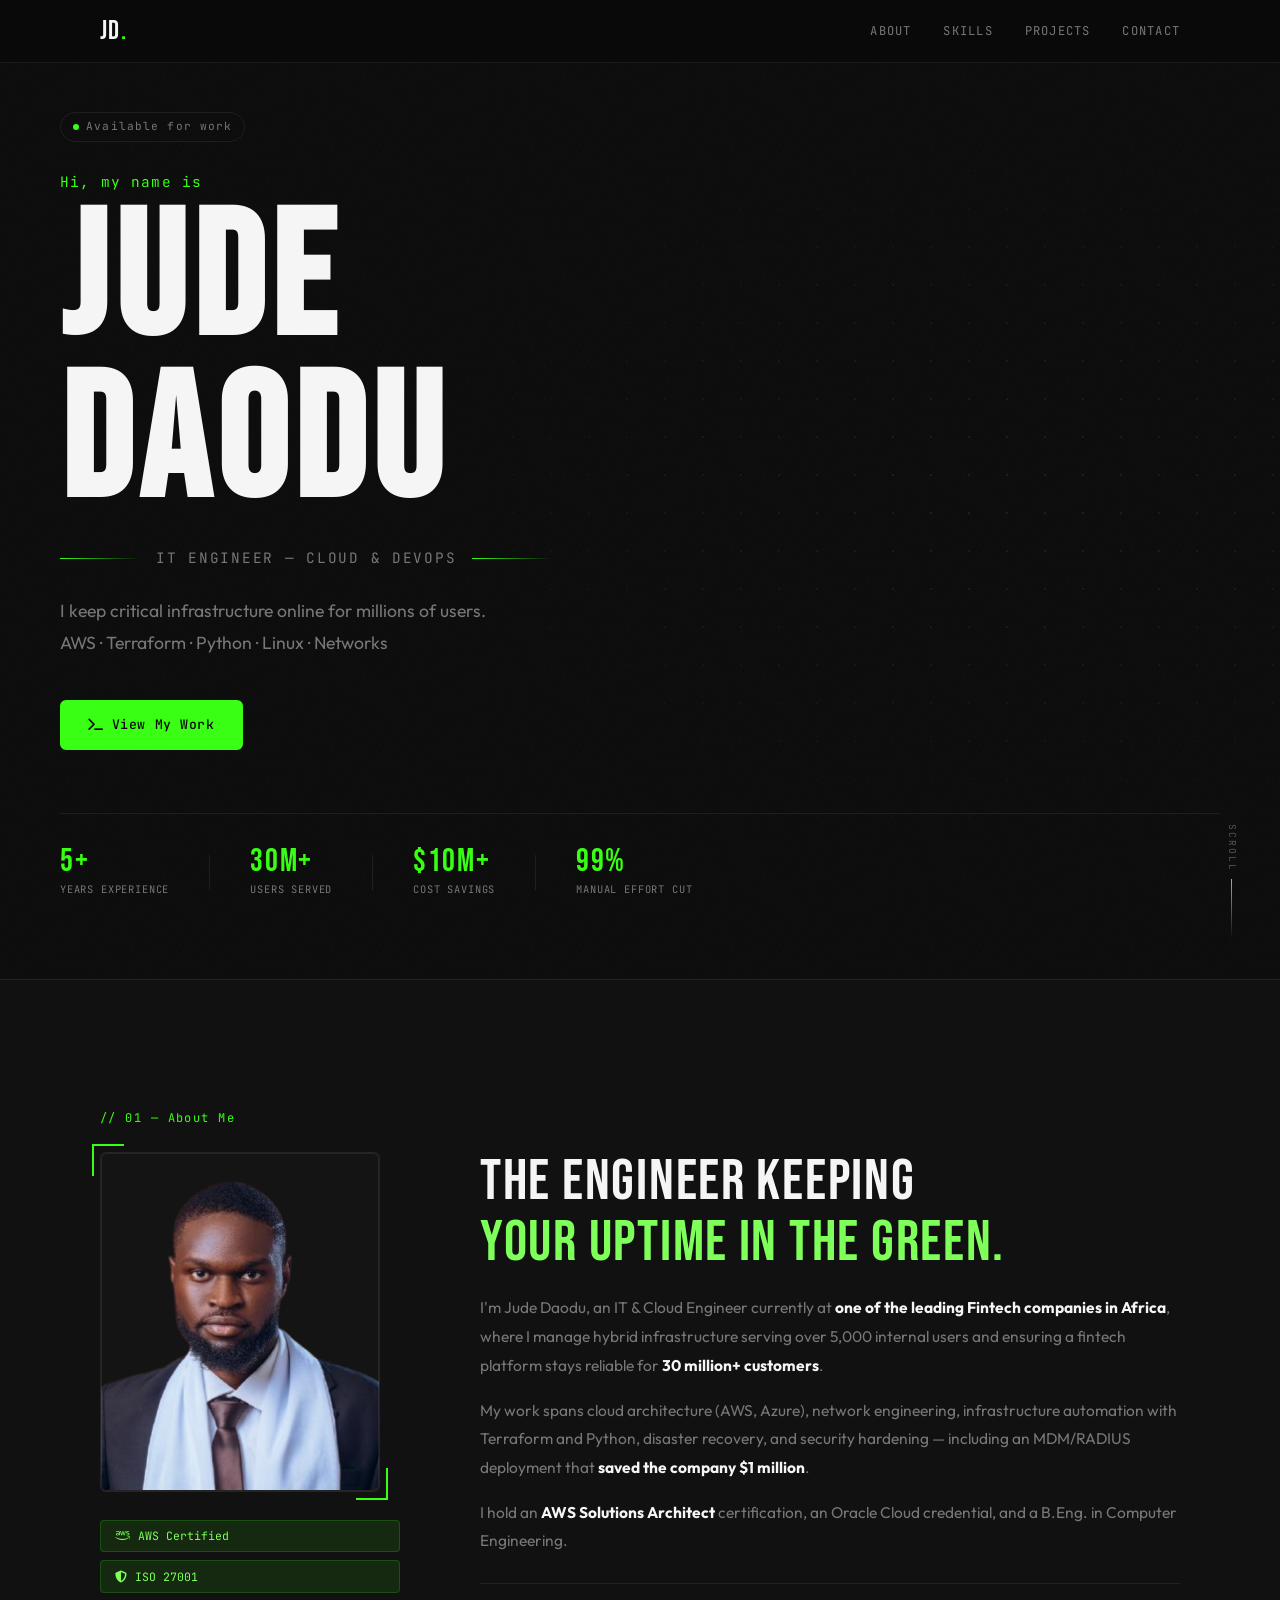
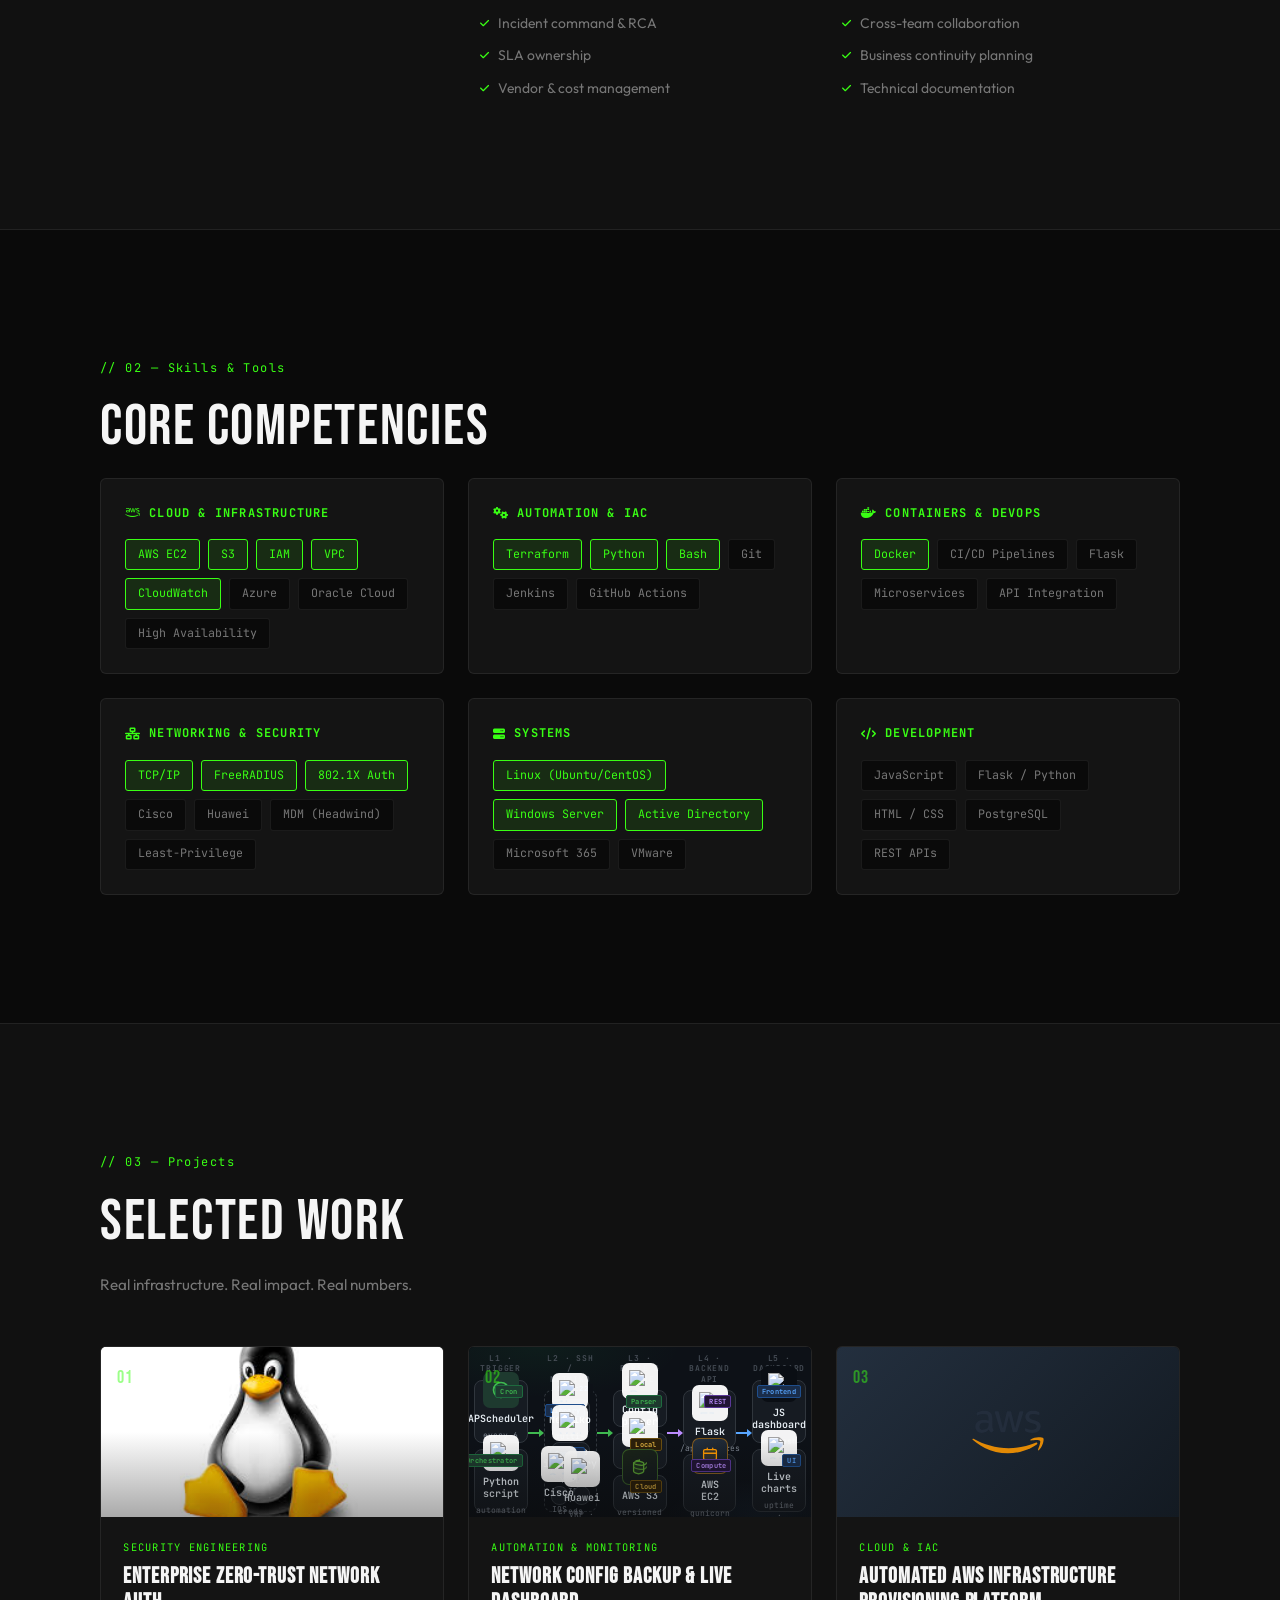
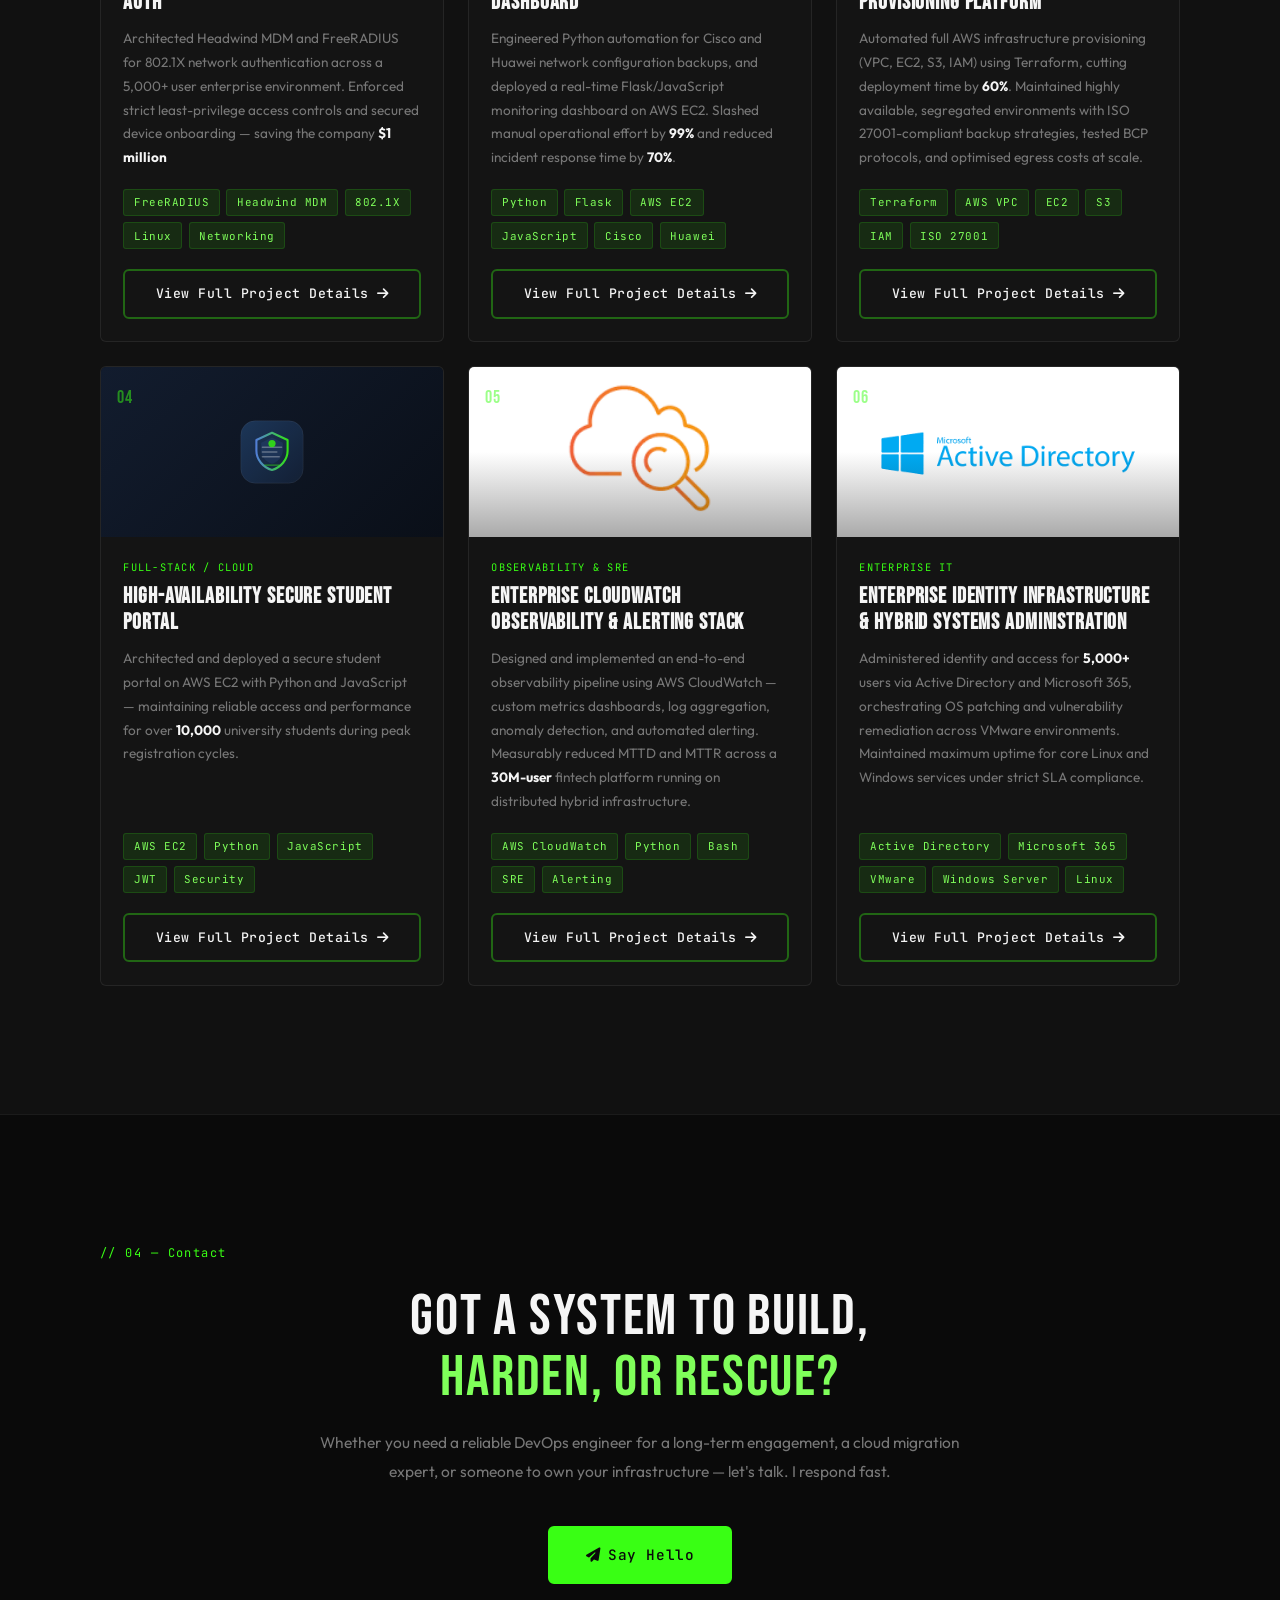
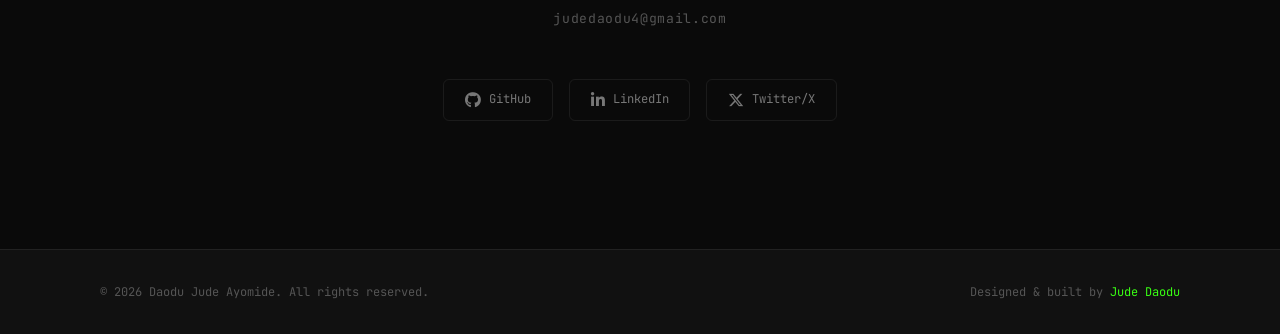
<file: index.html>
<!DOCTYPE html>
<html lang="en">
<head>
  <meta charset="UTF-8" />
  <meta name="viewport" content="width=device-width, initial-scale=1.0" />
  <meta name="description" content="Jude Daodu — IT Engineer, Cloud & DevOps. Building secure, automated infrastructure at scale." />
  <title>Jude Daodu | Cloud & DevOps Engineer</title>

  <link rel="preconnect" href="https://fonts.googleapis.com" />
  <link rel="preconnect" href="https://fonts.gstatic.com" crossorigin />
  <link href="https://fonts.googleapis.com/css2?family=Bebas+Neue&family=Outfit:wght@300;400;500;600&family=JetBrains+Mono:wght@300;400;500&display=swap" rel="stylesheet" />
  <link rel="stylesheet" href="https://cdnjs.cloudflare.com/ajax/libs/font-awesome/6.5.0/css/all.min.css" />
  <link rel="stylesheet" href="css/main.css" />
</head>
<body>

  <!-- ░░ NAVBAR ░░ -->
  <header class="navbar" id="navbar">
    <div class="nav-inner">
      <a href="#hero" class="logo">JD<span class="logo-accent">.</span></a>
      <nav class="nav-links" id="navLinks">
        <a href="#about" class="nav-link">About</a>
        <a href="#skills" class="nav-link">Skills</a>
        <a href="#projects" class="nav-link">Projects</a>
        <a href="#contact" class="nav-link">Contact</a>
      </nav>
      <button class="hamburger" id="hamburger" aria-label="Toggle menu" aria-expanded="false">
        <span></span><span></span><span></span>
      </button>
    </div>
  </header>

  <!-- ░░ HERO ░░ -->
  <section class="hero" id="hero">
    <div class="hero-noise"></div>
    <div class="hero-grid-overlay"></div>

    <div class="hero-inner">
      <div class="hero-meta">
        <span class="hero-tag"><span class="blink-dot"></span> Available for work</span>
        
      </div>

      <p class="hero-greeting">Hi, my name is</p>
      <h1 class="hero-name">JUDE<br/>DAODU</h1>

      <div class="hero-role-row">
        <span class="hero-rule"></span>
        <p class="hero-role">IT Engineer — Cloud &amp; DevOps</p>
        <span class="hero-rule"></span>
      </div>

      <p class="hero-subtitle">I keep critical infrastructure online for millions of users.<br/>
      AWS · Terraform · Python · Linux · Networks</p>

      <div class="hero-actions">
        <a href="#projects" class="btn btn-primary">
          <i class="fa-solid fa-terminal"></i> View My Work
        </a>
    
        </a>
      </div>

      <div class="hero-stats">
        <div class="stat">
          <span class="stat-num">5+</span>
          <span class="stat-label">Years Experience</span>
        </div>
        <div class="stat-div"></div>
        <div class="stat">
          <span class="stat-num">30M+</span>
          <span class="stat-label">Users Served</span>
        </div>
        <div class="stat-div"></div>
        <div class="stat">
          <span class="stat-num">$10M+</span>
          <span class="stat-label">Cost Savings</span>
        </div>
        <div class="stat-div"></div>
        <div class="stat">
          <span class="stat-num">99%</span>
          <span class="stat-label">Manual Effort Cut</span>
        </div>
      </div>
    </div>

    <div class="hero-scroll">
      <span>scroll</span>
      <div class="scroll-line"></div>
    </div>
  </section>

  <!-- ░░ ABOUT ░░ -->
  <section class="about section" id="about">
    <div class="container">
      <div class="section-eyebrow fade-in">// 01 &mdash; About Me</div>
      <div class="about-grid">
        <div class="about-photo-col fade-in">
          <div class="photo-wrapper">
            <div class="photo-placeholder">
              <div class="photo-placeholder my-profile-pic">
                </div>
            </div>
            <div class="photo-border-tl"></div>
            <div class="photo-border-br"></div> 
          </div>
          <div class="about-badges">
            <span class="badge"><i class="fa-brands fa-aws"></i> AWS Certified</span>
            <span class="badge"><i class="fa-solid fa-shield-halved"></i> ISO 27001</span>
    
          </div>
        </div>

        <div class="about-text-col fade-in">
          <h2 class="section-title">The engineer keeping<br/><em>your uptime in the green.</em></h2>
          <p>I'm Jude Daodu, an IT &amp; Cloud Engineer currently at <strong>one of the leading Fintech companies in Africa</strong>, where I manage hybrid infrastructure serving over 5,000 internal users and ensuring a fintech platform stays reliable for <strong>30 million+ customers</strong>.</p>
          <p>My work spans cloud architecture (AWS, Azure), network engineering, infrastructure automation with Terraform and Python, disaster recovery, and security hardening — including an MDM/RADIUS deployment that <strong>saved the company $1 million</strong>.</p>
          <p>I hold an <strong>AWS Solutions Architect </strong> certification, an Oracle Cloud credential, and a B.Eng. in Computer Engineering.</p>

          <div class="soft-skills-grid">
            <div class="soft-skill"><i class="fa-solid fa-check"></i> Incident command &amp; RCA</div>
            <div class="soft-skill"><i class="fa-solid fa-check"></i> Cross-team collaboration</div>
            <div class="soft-skill"><i class="fa-solid fa-check"></i> SLA ownership</div>
            <div class="soft-skill"><i class="fa-solid fa-check"></i> Business continuity planning</div>
            <div class="soft-skill"><i class="fa-solid fa-check"></i> Vendor &amp; cost management</div>
            <div class="soft-skill"><i class="fa-solid fa-check"></i> Technical documentation</div>
          </div>
        </div>
      </div>
    </div>
  </section>

  <!-- ░░ SKILLS ░░ -->
  <section class="skills-section section" id="skills">
    <div class="container">
      <div class="section-eyebrow fade-in">// 02 &mdash; Skills &amp; Tools</div>
      <h2 class="section-title fade-in">Core Competencies</h2>

      <div class="skills-outer fade-in">

        <div class="skill-block">
          <h4 class="skill-block-title"><i class="fa-brands fa-aws"></i> Cloud &amp; Infrastructure</h4>
          <div class="skill-pills">
            <span class="pill active">AWS EC2</span>
            <span class="pill active">S3</span>
            <span class="pill active">IAM</span>
            <span class="pill active">VPC</span>
            <span class="pill active">CloudWatch</span>
            <span class="pill">Azure</span>
            <span class="pill">Oracle Cloud</span>
            <span class="pill">High Availability</span>
          </div>
        </div>

        <div class="skill-block">
          <h4 class="skill-block-title"><i class="fa-solid fa-gears"></i> Automation &amp; IaC</h4>
          <div class="skill-pills">
            <span class="pill active">Terraform</span>
            <span class="pill active">Python</span>
            <span class="pill active">Bash</span>
            <span class="pill">Git</span>
            <span class="pill">Jenkins</span>
            <span class="pill">GitHub Actions</span>
          </div>
        </div>

        <div class="skill-block">
          <h4 class="skill-block-title"><i class="fa-brands fa-docker"></i> Containers &amp; DevOps</h4>
          <div class="skill-pills">
            <span class="pill active">Docker</span>
            <span class="pill">CI/CD Pipelines</span>
            <span class="pill">Flask</span>
            <span class="pill">Microservices</span>
            <span class="pill">API Integration</span>
          </div>
        </div>

        <div class="skill-block">
          <h4 class="skill-block-title"><i class="fa-solid fa-network-wired"></i> Networking &amp; Security</h4>
          <div class="skill-pills">
            <span class="pill active">TCP/IP</span>
            <span class="pill active">FreeRADIUS</span>
            <span class="pill active">802.1X Auth</span>
            <span class="pill">Cisco</span>
            <span class="pill">Huawei</span>
            <span class="pill">MDM (Headwind)</span>
            <span class="pill">Least-Privilege</span>
          </div>
        </div>

        <div class="skill-block">
          <h4 class="skill-block-title"><i class="fa-solid fa-server"></i> Systems</h4>
          <div class="skill-pills">
            <span class="pill active">Linux (Ubuntu/CentOS)</span>
            <span class="pill active">Windows Server</span>
            <span class="pill active">Active Directory</span>
            <span class="pill">Microsoft 365</span>
            <span class="pill">VMware</span>
          </div>
        </div>

        <div class="skill-block">
          <h4 class="skill-block-title"><i class="fa-solid fa-code"></i> Development</h4>
          <div class="skill-pills">
            <span class="pill">JavaScript</span>
            <span class="pill">Flask / Python</span>
            <span class="pill">HTML / CSS</span>
            <span class="pill">PostgreSQL</span>
            <span class="pill">REST APIs</span>
          </div>
        </div>

      </div>
    </div>
  </section>

  <!-- ░░ PROJECTS ░░ -->
  <section class="projects-section section" id="projects">
    <div class="container">
      <div class="section-eyebrow fade-in">// 03 &mdash; Projects</div>
      <h2 class="section-title fade-in">Selected Work</h2>
      <p class="section-sub fade-in">Real infrastructure. Real impact. Real numbers.</p>

      <div class="projects-grid">

        <!-- Project 1 -->
        <article class="project-card fade-in">
          <div class="card-img card-img--brand card-img--photo">
            <img
              class="card-brand-logo"
              src="assets/images/linux-tux.png"
              alt="Linux Tux mascot"
              loading="lazy"
            />
            <div class="card-number">01</div>
          </div>
          <div class="card-body">
            <p class="card-category">Security Engineering</p>
            <h3 class="card-title">Enterprise Zero-Trust Network Auth</h3>
            <p class="card-desc">Architected Headwind MDM and FreeRADIUS for 802.1X network authentication across a 5,000+ user enterprise environment. Enforced strict least-privilege access controls and secured device onboarding — saving the company <strong>$1 million</strong> </p>
            <div class="card-tags">
              <span class="tag">FreeRADIUS</span>
              <span class="tag">Headwind MDM</span>
              <span class="tag">802.1X</span>
              <span class="tag">Linux</span>
              <span class="tag">Networking</span>
            </div>
            <a href="projects/zero-trust-nac.html" class="btn btn-ghost card-cta">View Full Project Details <i class="fa-solid fa-arrow-right" aria-hidden="true"></i></a>
          </div>
        </article>

        <!-- Project 2 -->
        <article class="project-card fade-in">
          <div class="card-img card-img--diagram">
            <iframe
              src="assets/diagrams/network-architecture-embed.html?thumb=1"
              title="Network architecture diagram preview"
              loading="lazy"
              tabindex="-1"
            ></iframe>
            <div class="card-number">02</div>
          </div>
          <div class="card-body">
            <p class="card-category">Automation &amp; Monitoring</p>
            <h3 class="card-title">Network Config Backup &amp; Live Dashboard</h3>
            <p class="card-desc">Engineered Python automation for Cisco and Huawei network configuration backups, and deployed a real-time Flask/JavaScript monitoring dashboard on AWS EC2. Slashed manual operational effort by <strong>99%</strong> and reduced incident response time by <strong>70%</strong>.</p>
            <div class="card-tags">
              <span class="tag">Python</span>
              <span class="tag">Flask</span>
              <span class="tag">AWS EC2</span>
              <span class="tag">JavaScript</span>
              <span class="tag">Cisco</span>
              <span class="tag">Huawei</span>
            </div>
            <a href="projects/network-automation.html" class="btn btn-ghost card-cta">View Full Project Details <i class="fa-solid fa-arrow-right" aria-hidden="true"></i></a>
          </div>
        </article>

        <!-- Project 3 -->
        <article class="project-card fade-in">
          <div class="card-img card-img--brand card-img--aws">
            <img
              class="card-brand-logo card-brand-logo--aws"
              src="assets/images/aws-wordmark.svg"
              alt="Amazon Web Services logo"
              loading="lazy"
            />
            <div class="card-number">03</div>
          </div>
          <div class="card-body">
            <p class="card-category">Cloud &amp; IaC</p>
            <h3 class="card-title">Automated AWS Infrastructure Provisioning Platform</h3>
            <p class="card-desc">Automated full AWS infrastructure provisioning (VPC, EC2, S3, IAM) using Terraform, cutting deployment time by <strong>60%</strong>. Maintained highly available, segregated environments with ISO 27001-compliant backup strategies, tested BCP protocols, and optimised egress costs at scale.</p>
            <div class="card-tags">
              <span class="tag">Terraform</span>
              <span class="tag">AWS VPC</span>
              <span class="tag">EC2</span>
              <span class="tag">S3</span>
              <span class="tag">IAM</span>
              <span class="tag">ISO 27001</span>
            </div>
            <a href="projects/aws-terraform.html" class="btn btn-ghost card-cta">View Full Project Details <i class="fa-solid fa-arrow-right" aria-hidden="true"></i></a>
          </div>
        </article>

        <!-- Project 4 -->
        <article class="project-card fade-in">
          <div class="card-img card-img--brand card-img--portal">
            <img
              class="card-brand-logo card-brand-logo--portal"
              src="assets/images/student-portal-logo.svg"
              alt="Student portal logo"
              loading="lazy"
            />
            <div class="card-number">04</div>
          </div>
          <div class="card-body">
            <p class="card-category">Full-Stack / Cloud</p>
            <h3 class="card-title">High-Availability Secure Student Portal</h3>
            <p class="card-desc">Architected and deployed a secure student portal on AWS EC2 with Python and JavaScript — maintaining reliable access and performance for over <strong>10,000</strong> university students during peak registration cycles.</p>
            <div class="card-tags">
              <span class="tag">AWS EC2</span>
              <span class="tag">Python</span>
              <span class="tag">JavaScript</span>
              <span class="tag">JWT</span>
              <span class="tag">Security</span>
            </div>
            <a href="projects/student-portal.html" class="btn btn-ghost card-cta">View Full Project Details <i class="fa-solid fa-arrow-right" aria-hidden="true"></i></a>
          </div>
        </article>

        <!-- Project 5 -->
        <article class="project-card fade-in">
          <div class="card-img card-img--brand card-img--photo card-img--cloudwatch">
            <img
              class="card-brand-logo card-brand-logo--cloudwatch"
              src="assets/images/cloudwatch-logo.png"
              alt="Amazon CloudWatch logo"
              loading="lazy"
            />
            <div class="card-number">05</div>
          </div>
          <div class="card-body">
            <p class="card-category">Observability &amp; SRE</p>
            <h3 class="card-title">Enterprise CloudWatch Observability &amp; Alerting Stack</h3>
            <p class="card-desc">Designed and implemented an end-to-end observability pipeline using AWS CloudWatch — custom metrics dashboards, log aggregation, anomaly detection, and automated alerting. Measurably reduced MTTD and MTTR across a <strong>30M-user</strong> fintech platform running on distributed hybrid infrastructure.</p>
            <div class="card-tags">
              <span class="tag">AWS CloudWatch</span>
              <span class="tag">Python</span>
              <span class="tag">Bash</span>
              <span class="tag">SRE</span>
              <span class="tag">Alerting</span>
            </div>
            <a href="projects/cloudwatch-observability.html" class="btn btn-ghost card-cta">View Full Project Details <i class="fa-solid fa-arrow-right" aria-hidden="true"></i></a>
          </div>
        </article>

        <!-- Project 6 -->
        <article class="project-card fade-in">
          <div class="card-img card-img--brand card-img--photo card-img--microsoft">
            <img
              class="card-brand-logo card-brand-logo--microsoft"
              src="assets/images/active-directory-logo.png"
              alt="Microsoft Active Directory logo"
              loading="lazy"
            />
            <div class="card-number">06</div>
          </div>
          <div class="card-body">
            <p class="card-category">Enterprise IT</p>
            <h3 class="card-title">Enterprise Identity Infrastructure &amp; Hybrid Systems Administration</h3>
            <p class="card-desc">Administered identity and access for <strong>5,000+</strong> users via Active Directory and Microsoft 365, orchestrating OS patching and vulnerability remediation across VMware environments. Maintained maximum uptime for core Linux and Windows services under strict SLA compliance.</p>
            <div class="card-tags">
              <span class="tag">Active Directory</span>
              <span class="tag">Microsoft 365</span>
              <span class="tag">VMware</span>
              <span class="tag">Windows Server</span>
              <span class="tag">Linux</span>
            </div>
            <a href="projects/enterprise-identity.html" class="btn btn-ghost card-cta">View Full Project Details <i class="fa-solid fa-arrow-right" aria-hidden="true"></i></a>
          </div>
        </article>

      </div>
    </div>
  </section>

  <!-- ░░ CONTACT ░░ -->
  <section class="contact-section section" id="contact">
    <div class="container">
      <div class="section-eyebrow fade-in">// 04 &mdash; Contact</div>
      <div class="contact-inner fade-in">
        <h2 class="section-title">Got a system to build,<br/><em>harden, or rescue?</em></h2>
        <p class="contact-msg">Whether you need a reliable DevOps engineer for a long-term engagement, a cloud migration expert, or someone to own your infrastructure — let's talk. I respond fast.</p>
        <a href="mailto:judedaodu4@gmail.com" class="btn btn-primary btn-lg">
          <i class="fa-solid fa-paper-plane"></i> Say Hello
        </a>
        <div class="contact-email-display">judedaodu4@gmail.com</div>
        <div class="social-row">
          <a href="https://github.com/Judedaodu" target="_blank" rel="noopener" aria-label="GitHub" class="social-btn">
            <i class="fa-brands fa-github"></i>
            <span>GitHub</span>
          </a>
          <a href="https://www.linkedin.com/in/jude-a-daodu-271a16363/" target="_blank" rel="noopener" aria-label="LinkedIn" class="social-btn">
            <i class="fa-brands fa-linkedin-in"></i>
            <span>LinkedIn</span>
          </a>
          <a href="https://x.com/jay26_d/" target="_blank" rel="noopener" aria-label="Twitter/X" class="social-btn">
            <i class="fa-brands fa-x-twitter"></i>
            <span>Twitter/X</span>
          </a>
        </div>
      </div>
    </div>
  </section>

  <!-- ░░ FOOTER ░░ -->
  <footer class="footer">
    <div class="container">
      <div class="footer-inner">
        <p class="footer-copy">&copy; <span id="year"></span> Daodu Jude Ayomide. All rights reserved.</p>
        <p class="footer-built">Designed &amp; built by <span class="accent">Jude Daodu</span></p>
      </div>
    </div>
  </footer>

  <script src="js/main.js"></script>
</body>
</html>
</file>
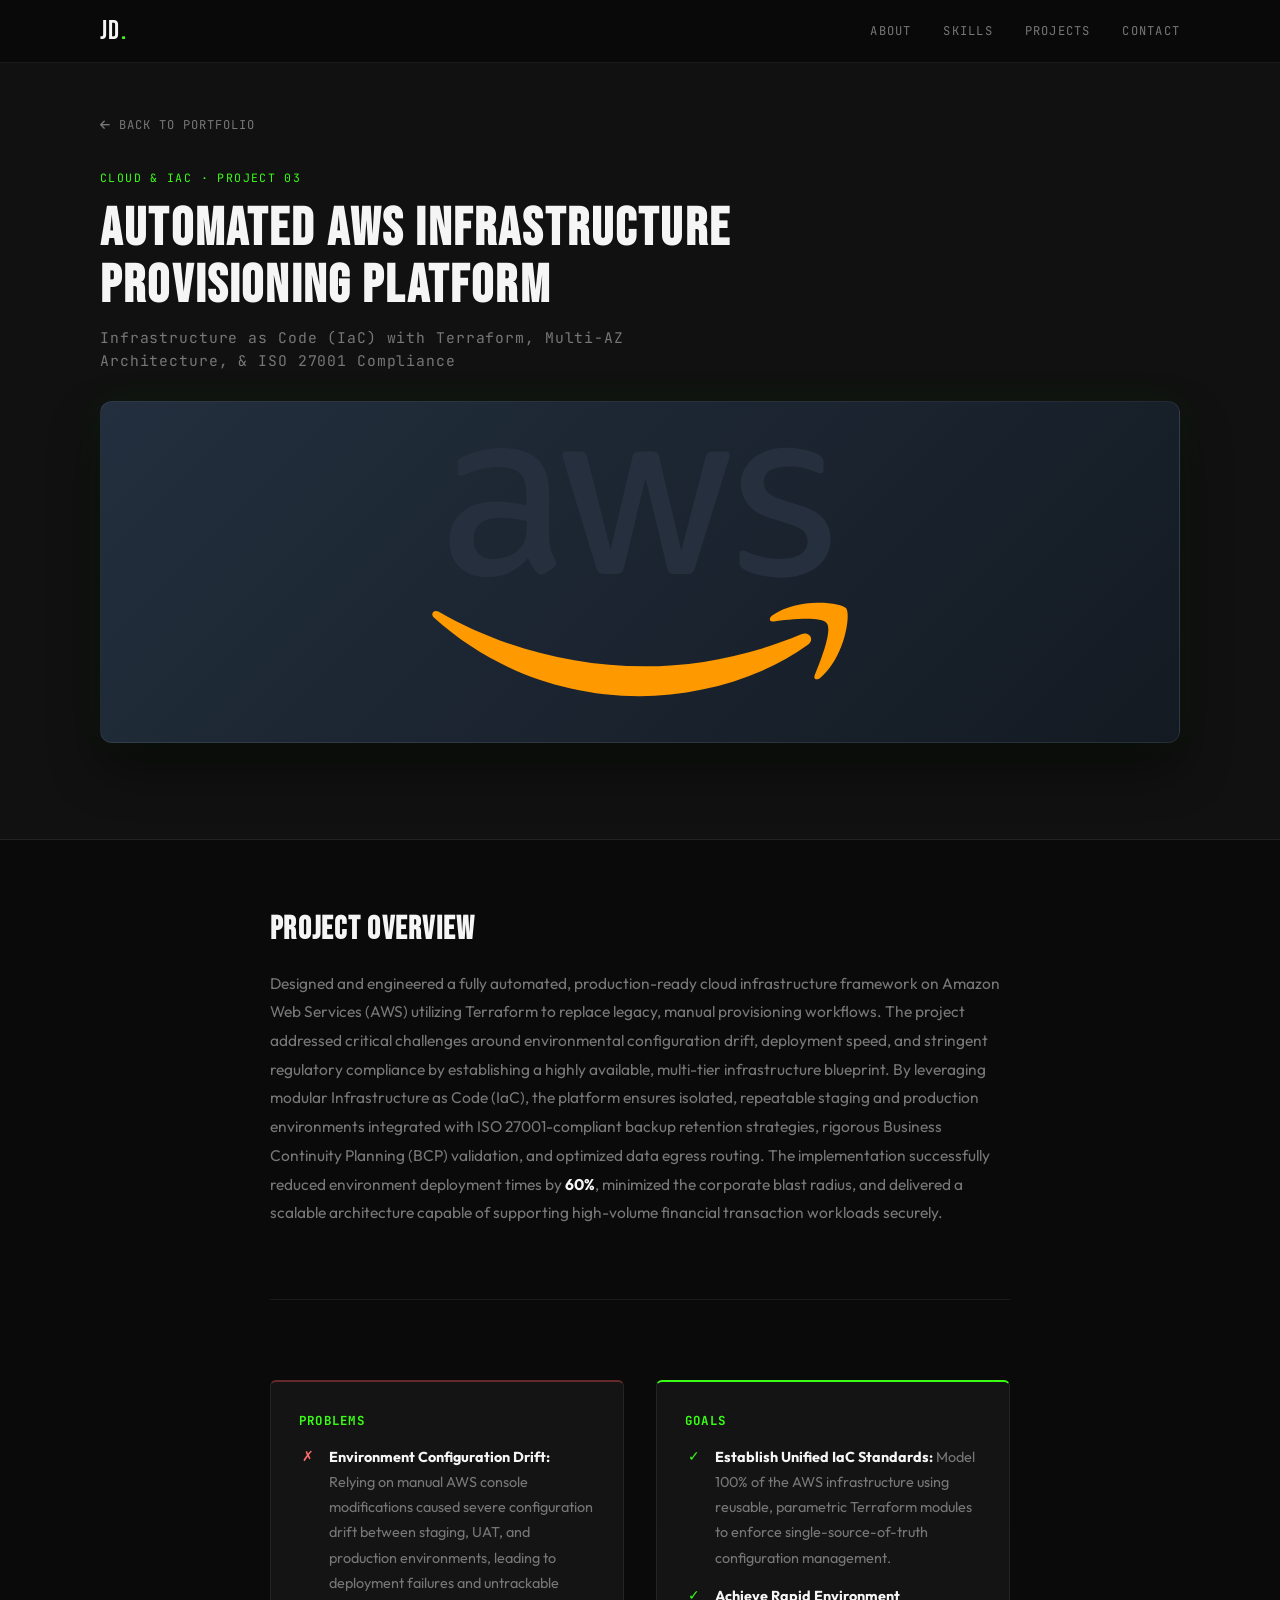
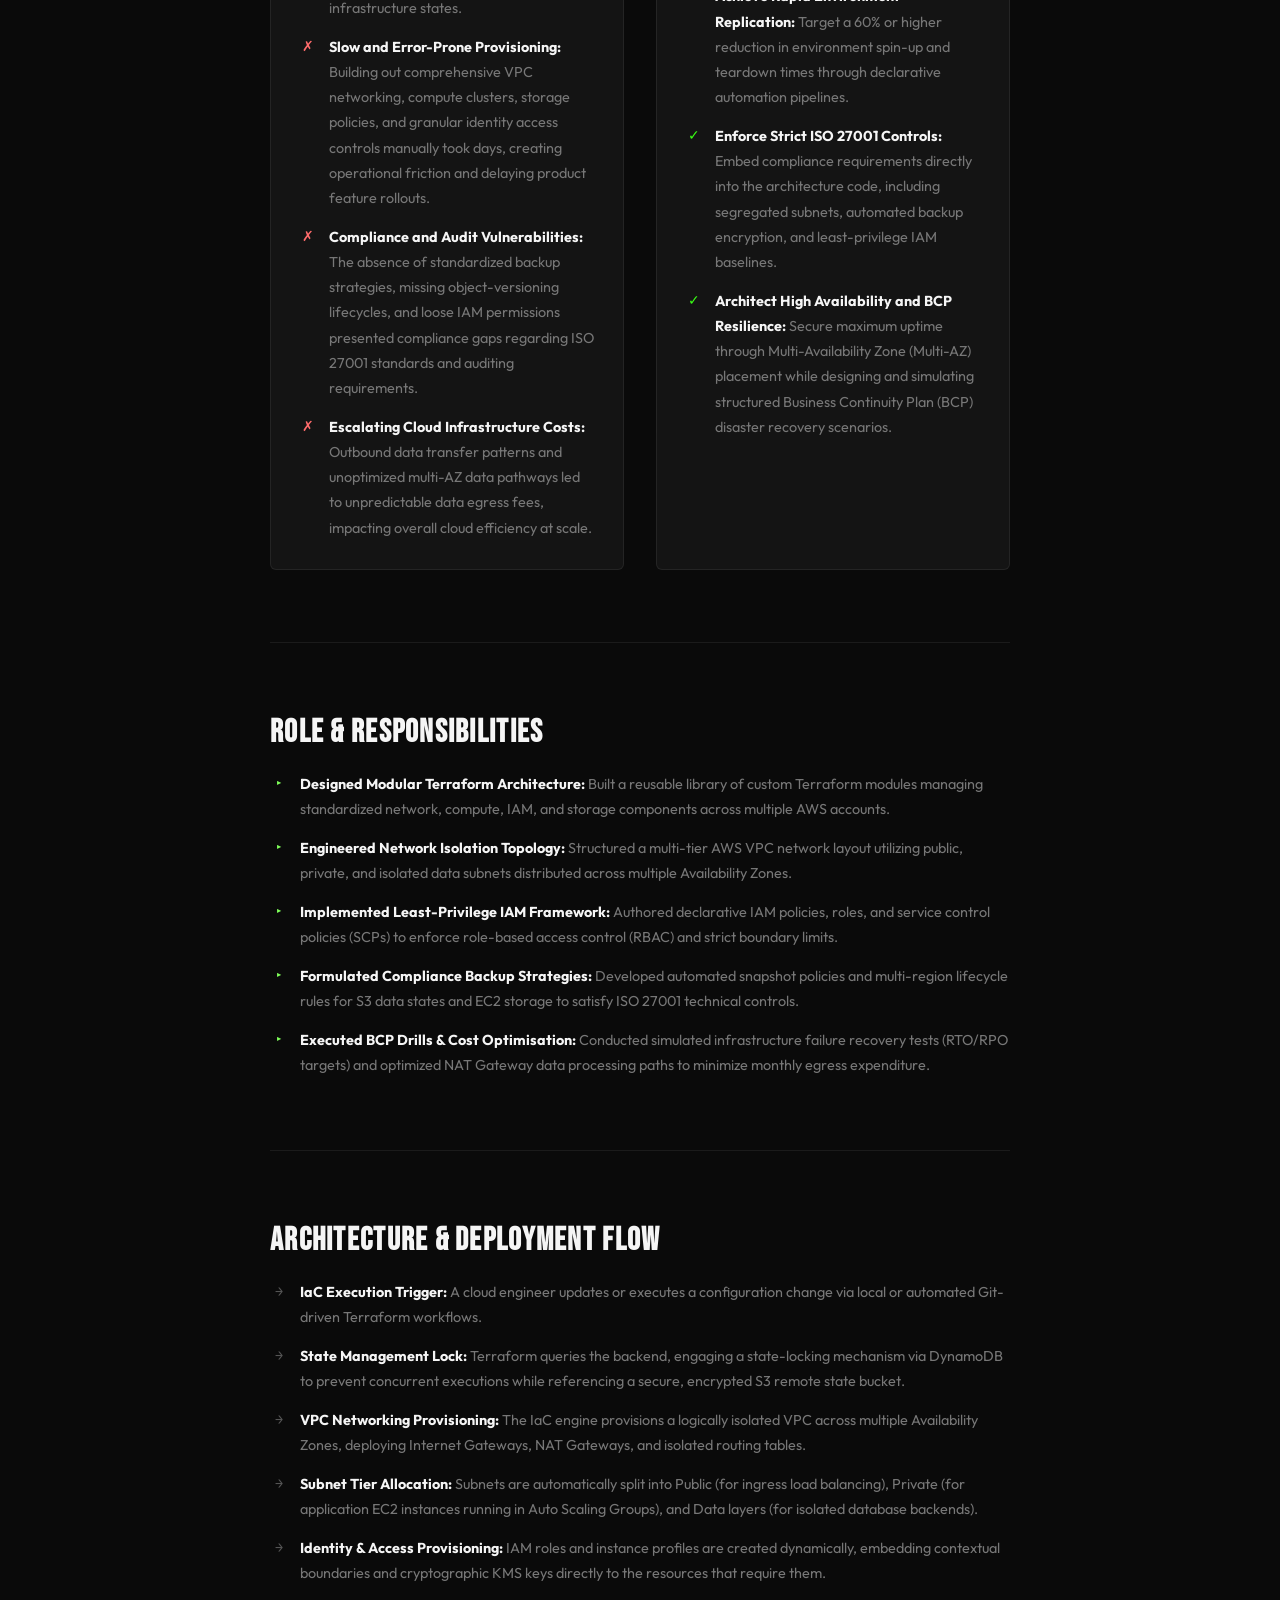
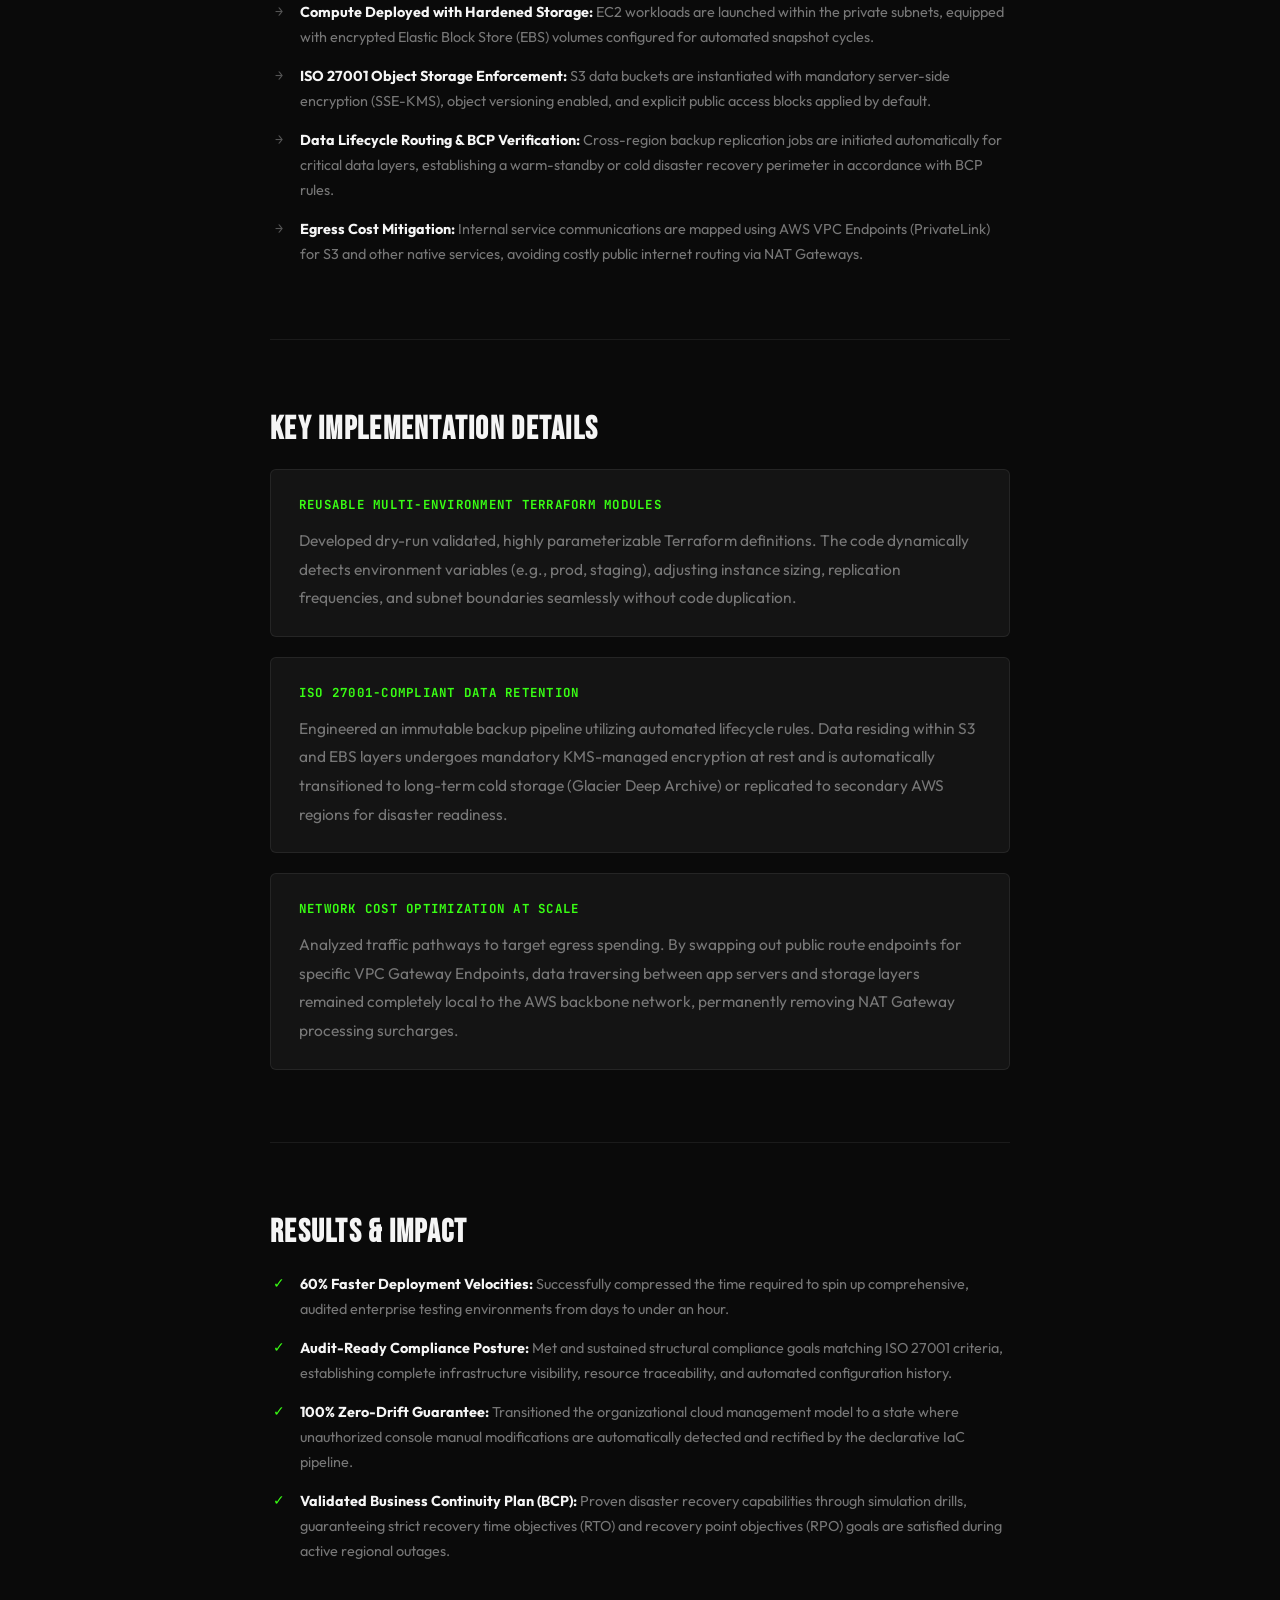
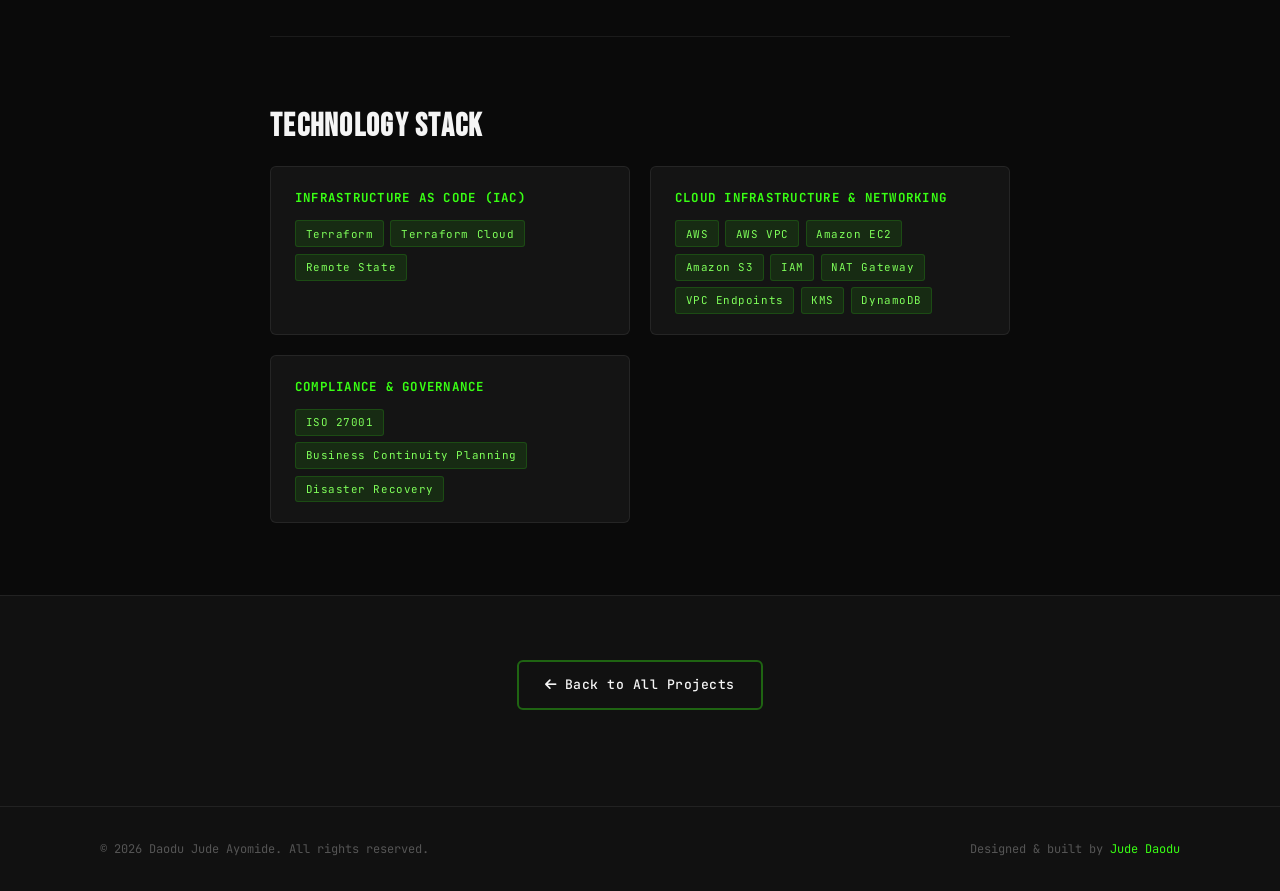
<file: projects/aws-terraform.html>
<!DOCTYPE html>
<html lang="en">
<head>
  <meta charset="UTF-8" />
  <meta name="viewport" content="width=device-width, initial-scale=1.0" />
  <meta name="description" content="Automated AWS Infrastructure Provisioning Platform — a case study by Jude Daodu." />
  <title>AWS Terraform IaC Case Study | Jude Daodu</title>

  <link rel="preconnect" href="https://fonts.googleapis.com" />
  <link rel="preconnect" href="https://fonts.gstatic.com" crossorigin />
  <link href="https://fonts.googleapis.com/css2?family=Bebas+Neue&family=Outfit:wght@300;400;500;600&family=JetBrains+Mono:wght@300;400;500&display=swap" rel="stylesheet" />
  <link rel="stylesheet" href="https://cdnjs.cloudflare.com/ajax/libs/font-awesome/6.5.0/css/all.min.css" />
  <link rel="stylesheet" href="../css/main.css" />
</head>
<body class="case-study-page">

  <!-- ░░ NAVBAR ░░ -->
  <header class="navbar" id="navbar">
    <div class="nav-inner">
      <a href="../index.html#hero" class="logo">JD<span class="logo-accent">.</span></a>
      <nav class="nav-links" id="navLinks">
        <a href="../index.html#about" class="nav-link">About</a>
        <a href="../index.html#skills" class="nav-link">Skills</a>
        <a href="../index.html#projects" class="nav-link">Projects</a>
        <a href="../index.html#contact" class="nav-link">Contact</a>
      </nav>
      <button class="hamburger" id="hamburger" aria-label="Toggle menu" aria-expanded="false">
        <span></span><span></span><span></span>
      </button>
    </div>
  </header>

  <main>

    <!-- ░░ CASE STUDY HERO ░░ -->
    <header class="case-study-hero">
      <div class="container case-study-hero-inner">
        <a href="../index.html#projects" class="case-back fade-in">
          <i class="fa-solid fa-arrow-left" aria-hidden="true"></i> Back to Portfolio
        </a>

        <div class="case-study-header fade-in">
          <p class="case-study-category">Cloud &amp; IaC · Project 03</p>
          <h1 class="case-study-title">Automated AWS Infrastructure Provisioning Platform</h1>
          <p class="case-study-subtitle">Infrastructure as Code (IaC) with Terraform, Multi-AZ Architecture, &amp; ISO 27001 Compliance</p>
        </div>

        <figure class="case-study-hero-image case-study-hero-image--brand fade-in">
          <img
            src="../assets/images/aws-wordmark.svg"
            alt="Amazon Web Services logo"
            width="420"
            height="420"
          />
        </figure>
      </div>
    </header>

    <div class="container case-study-body">

      <!-- ░░ PROJECT OVERVIEW ░░ -->
      <section class="section fade-in" aria-labelledby="overview-heading">
        <h2 id="overview-heading">Project Overview</h2>
        <p>Designed and engineered a fully automated, production-ready cloud infrastructure framework on Amazon Web Services (AWS) utilizing Terraform to replace legacy, manual provisioning workflows. The project addressed critical challenges around environmental configuration drift, deployment speed, and stringent regulatory compliance by establishing a highly available, multi-tier infrastructure blueprint. By leveraging modular Infrastructure as Code (IaC), the platform ensures isolated, repeatable staging and production environments integrated with ISO 27001-compliant backup retention strategies, rigorous Business Continuity Planning (BCP) validation, and optimized data egress routing. The implementation successfully reduced environment deployment times by <strong>60%</strong>, minimized the corporate blast radius, and delivered a scalable architecture capable of supporting high-volume financial transaction workloads securely.</p>
      </section>

      <!-- ░░ PROBLEMS & GOALS ░░ -->
      <section class="section fade-in" aria-labelledby="problems-goals-heading">
        <h2 id="problems-goals-heading" class="visually-hidden">Problems &amp; Goals</h2>

        <div class="case-grid-2">

          <div class="case-block case-block--problems">
            <h3>Problems</h3>
            <ul class="case-list case-list--problems">
              <li>
                <span class="case-list-icon" aria-hidden="true">✗</span>
                <span><strong>Environment Configuration Drift:</strong> Relying on manual AWS console modifications caused severe configuration drift between staging, UAT, and production environments, leading to deployment failures and untrackable infrastructure states.</span>
              </li>
              <li>
                <span class="case-list-icon" aria-hidden="true">✗</span>
                <span><strong>Slow and Error-Prone Provisioning:</strong> Building out comprehensive VPC networking, compute clusters, storage policies, and granular identity access controls manually took days, creating operational friction and delaying product feature rollouts.</span>
              </li>
              <li>
                <span class="case-list-icon" aria-hidden="true">✗</span>
                <span><strong>Compliance and Audit Vulnerabilities:</strong> The absence of standardized backup strategies, missing object-versioning lifecycles, and loose IAM permissions presented compliance gaps regarding ISO 27001 standards and auditing requirements.</span>
              </li>
              <li>
                <span class="case-list-icon" aria-hidden="true">✗</span>
                <span><strong>Escalating Cloud Infrastructure Costs:</strong> Outbound data transfer patterns and unoptimized multi-AZ data pathways led to unpredictable data egress fees, impacting overall cloud efficiency at scale.</span>
              </li>
            </ul>
          </div>

          <div class="case-block case-block--goals">
            <h3>Goals</h3>
            <ul class="case-list case-list--goals">
              <li>
                <span class="case-list-icon" aria-hidden="true">✓</span>
                <span><strong>Establish Unified IaC Standards:</strong> Model 100% of the AWS infrastructure using reusable, parametric Terraform modules to enforce single-source-of-truth configuration management.</span>
              </li>
              <li>
                <span class="case-list-icon" aria-hidden="true">✓</span>
                <span><strong>Achieve Rapid Environment Replication:</strong> Target a 60% or higher reduction in environment spin-up and teardown times through declarative automation pipelines.</span>
              </li>
              <li>
                <span class="case-list-icon" aria-hidden="true">✓</span>
                <span><strong>Enforce Strict ISO 27001 Controls:</strong> Embed compliance requirements directly into the architecture code, including segregated subnets, automated backup encryption, and least-privilege IAM baselines.</span>
              </li>
              <li>
                <span class="case-list-icon" aria-hidden="true">✓</span>
                <span><strong>Architect High Availability and BCP Resilience:</strong> Secure maximum uptime through Multi-Availability Zone (Multi-AZ) placement while designing and simulating structured Business Continuity Plan (BCP) disaster recovery scenarios.</span>
              </li>
            </ul>
          </div>

        </div>
      </section>

      <!-- ░░ ROLE & RESPONSIBILITIES ░░ -->
      <section class="section fade-in" aria-labelledby="role-heading">
        <h2 id="role-heading">Role &amp; Responsibilities</h2>
        <ul class="case-list case-list--role">
          <li>
            <span class="case-list-icon" aria-hidden="true">▸</span>
            <span><strong>Designed Modular Terraform Architecture:</strong> Built a reusable library of custom Terraform modules managing standardized network, compute, IAM, and storage components across multiple AWS accounts.</span>
          </li>
          <li>
            <span class="case-list-icon" aria-hidden="true">▸</span>
            <span><strong>Engineered Network Isolation Topology:</strong> Structured a multi-tier AWS VPC network layout utilizing public, private, and isolated data subnets distributed across multiple Availability Zones.</span>
          </li>
          <li>
            <span class="case-list-icon" aria-hidden="true">▸</span>
            <span><strong>Implemented Least-Privilege IAM Framework:</strong> Authored declarative IAM policies, roles, and service control policies (SCPs) to enforce role-based access control (RBAC) and strict boundary limits.</span>
          </li>
          <li>
            <span class="case-list-icon" aria-hidden="true">▸</span>
            <span><strong>Formulated Compliance Backup Strategies:</strong> Developed automated snapshot policies and multi-region lifecycle rules for S3 data states and EC2 storage to satisfy ISO 27001 technical controls.</span>
          </li>
          <li>
            <span class="case-list-icon" aria-hidden="true">▸</span>
            <span><strong>Executed BCP Drills &amp; Cost Optimisation:</strong> Conducted simulated infrastructure failure recovery tests (RTO/RPO targets) and optimized NAT Gateway data processing paths to minimize monthly egress expenditure.</span>
          </li>
        </ul>
      </section>

      <!-- ░░ ARCHITECTURE & DEPLOYMENT FLOW ░░ -->
      <section class="section fade-in" aria-labelledby="architecture-heading">
        <h2 id="architecture-heading">Architecture &amp; Deployment Flow</h2>
        <ul class="case-list case-list--arch">
          <li>
            <span class="case-list-icon" aria-hidden="true">→</span>
            <span><strong>IaC Execution Trigger:</strong> A cloud engineer updates or executes a configuration change via local or automated Git-driven Terraform workflows.</span>
          </li>
          <li>
            <span class="case-list-icon" aria-hidden="true">→</span>
            <span><strong>State Management Lock:</strong> Terraform queries the backend, engaging a state-locking mechanism via DynamoDB to prevent concurrent executions while referencing a secure, encrypted S3 remote state bucket.</span>
          </li>
          <li>
            <span class="case-list-icon" aria-hidden="true">→</span>
            <span><strong>VPC Networking Provisioning:</strong> The IaC engine provisions a logically isolated VPC across multiple Availability Zones, deploying Internet Gateways, NAT Gateways, and isolated routing tables.</span>
          </li>
          <li>
            <span class="case-list-icon" aria-hidden="true">→</span>
            <span><strong>Subnet Tier Allocation:</strong> Subnets are automatically split into Public (for ingress load balancing), Private (for application EC2 instances running in Auto Scaling Groups), and Data layers (for isolated database backends).</span>
          </li>
          <li>
            <span class="case-list-icon" aria-hidden="true">→</span>
            <span><strong>Identity &amp; Access Provisioning:</strong> IAM roles and instance profiles are created dynamically, embedding contextual boundaries and cryptographic KMS keys directly to the resources that require them.</span>
          </li>
          <li>
            <span class="case-list-icon" aria-hidden="true">→</span>
            <span><strong>Compute Deployed with Hardened Storage:</strong> EC2 workloads are launched within the private subnets, equipped with encrypted Elastic Block Store (EBS) volumes configured for automated snapshot cycles.</span>
          </li>
          <li>
            <span class="case-list-icon" aria-hidden="true">→</span>
            <span><strong>ISO 27001 Object Storage Enforcement:</strong> S3 data buckets are instantiated with mandatory server-side encryption (SSE-KMS), object versioning enabled, and explicit public access blocks applied by default.</span>
          </li>
          <li>
            <span class="case-list-icon" aria-hidden="true">→</span>
            <span><strong>Data Lifecycle Routing &amp; BCP Verification:</strong> Cross-region backup replication jobs are initiated automatically for critical data layers, establishing a warm-standby or cold disaster recovery perimeter in accordance with BCP rules.</span>
          </li>
          <li>
            <span class="case-list-icon" aria-hidden="true">→</span>
            <span><strong>Egress Cost Mitigation:</strong> Internal service communications are mapped using AWS VPC Endpoints (PrivateLink) for S3 and other native services, avoiding costly public internet routing via NAT Gateways.</span>
          </li>
        </ul>
      </section>

      <!-- ░░ KEY IMPLEMENTATION DETAILS ░░ -->
      <section class="section fade-in" aria-labelledby="implementation-heading">
        <h2 id="implementation-heading">Key Implementation Details</h2>

        <div class="case-detail-cards">

          <article class="case-detail-card">
            <h3>Reusable Multi-Environment Terraform Modules</h3>
            <p>Developed dry-run validated, highly parameterizable Terraform definitions. The code dynamically detects environment variables (e.g., prod, staging), adjusting instance sizing, replication frequencies, and subnet boundaries seamlessly without code duplication.</p>
          </article>

          <article class="case-detail-card">
            <h3>ISO 27001-Compliant Data Retention</h3>
            <p>Engineered an immutable backup pipeline utilizing automated lifecycle rules. Data residing within S3 and EBS layers undergoes mandatory KMS-managed encryption at rest and is automatically transitioned to long-term cold storage (Glacier Deep Archive) or replicated to secondary AWS regions for disaster readiness.</p>
          </article>

          <article class="case-detail-card">
            <h3>Network Cost Optimization at Scale</h3>
            <p>Analyzed traffic pathways to target egress spending. By swapping out public route endpoints for specific VPC Gateway Endpoints, data traversing between app servers and storage layers remained completely local to the AWS backbone network, permanently removing NAT Gateway processing surcharges.</p>
          </article>

        </div>
      </section>

      <!-- ░░ RESULTS & IMPACT ░░ -->
      <section class="section fade-in" aria-labelledby="results-heading">
        <h2 id="results-heading">Results &amp; Impact</h2>
        <ul class="case-list case-list--results">
          <li>
            <span class="case-list-icon" aria-hidden="true">✓</span>
            <span><strong>60% Faster Deployment Velocities:</strong> Successfully compressed the time required to spin up comprehensive, audited enterprise testing environments from days to under an hour.</span>
          </li>
          <li>
            <span class="case-list-icon" aria-hidden="true">✓</span>
            <span><strong>Audit-Ready Compliance Posture:</strong> Met and sustained structural compliance goals matching ISO 27001 criteria, establishing complete infrastructure visibility, resource traceability, and automated configuration history.</span>
          </li>
          <li>
            <span class="case-list-icon" aria-hidden="true">✓</span>
            <span><strong>100% Zero-Drift Guarantee:</strong> Transitioned the organizational cloud management model to a state where unauthorized console manual modifications are automatically detected and rectified by the declarative IaC pipeline.</span>
          </li>
          <li>
            <span class="case-list-icon" aria-hidden="true">✓</span>
            <span><strong>Validated Business Continuity Plan (BCP):</strong> Proven disaster recovery capabilities through simulation drills, guaranteeing strict recovery time objectives (RTO) and recovery point objectives (RPO) goals are satisfied during active regional outages.</span>
          </li>
        </ul>
      </section>

      <!-- ░░ TECHNOLOGY STACK ░░ -->
      <section class="section fade-in" aria-labelledby="tech-heading">
        <h2 id="tech-heading">Technology Stack</h2>

        <div class="case-tech-grid">

          <div class="case-tech-group">
            <h3>Infrastructure as Code (IaC)</h3>
            <div class="case-tech-tags">
              <span class="tag">Terraform</span>
              <span class="tag">Terraform Cloud</span>
              <span class="tag">Remote State</span>
            </div>
          </div>

          <div class="case-tech-group">
            <h3>Cloud Infrastructure &amp; Networking</h3>
            <div class="case-tech-tags">
              <span class="tag">AWS</span>
              <span class="tag">AWS VPC</span>
              <span class="tag">Amazon EC2</span>
              <span class="tag">Amazon S3</span>
              <span class="tag">IAM</span>
              <span class="tag">NAT Gateway</span>
              <span class="tag">VPC Endpoints</span>
              <span class="tag">KMS</span>
              <span class="tag">DynamoDB</span>
            </div>
          </div>

          <div class="case-tech-group">
            <h3>Compliance &amp; Governance</h3>
            <div class="case-tech-tags">
              <span class="tag">ISO 27001</span>
              <span class="tag">Business Continuity Planning</span>
              <span class="tag">Disaster Recovery</span>
            </div>
          </div>

        </div>
      </section>

    </div>

    <!-- ░░ BACK CTA ░░ -->
    <div class="case-study-footer-cta fade-in">
      <a href="../index.html#projects" class="btn btn-ghost">
        <i class="fa-solid fa-arrow-left"></i> Back to All Projects
      </a>
    </div>

  </main>

  <!-- ░░ FOOTER ░░ -->
  <footer class="footer">
    <div class="container">
      <div class="footer-inner">
        <p class="footer-copy">&copy; <span id="year"></span> Daodu Jude Ayomide. All rights reserved.</p>
        <p class="footer-built">Designed &amp; built by <span class="accent">Jude Daodu</span></p>
      </div>
    </div>
  </footer>

  <script src="../js/main.js"></script>
</body>
</html>
</file>
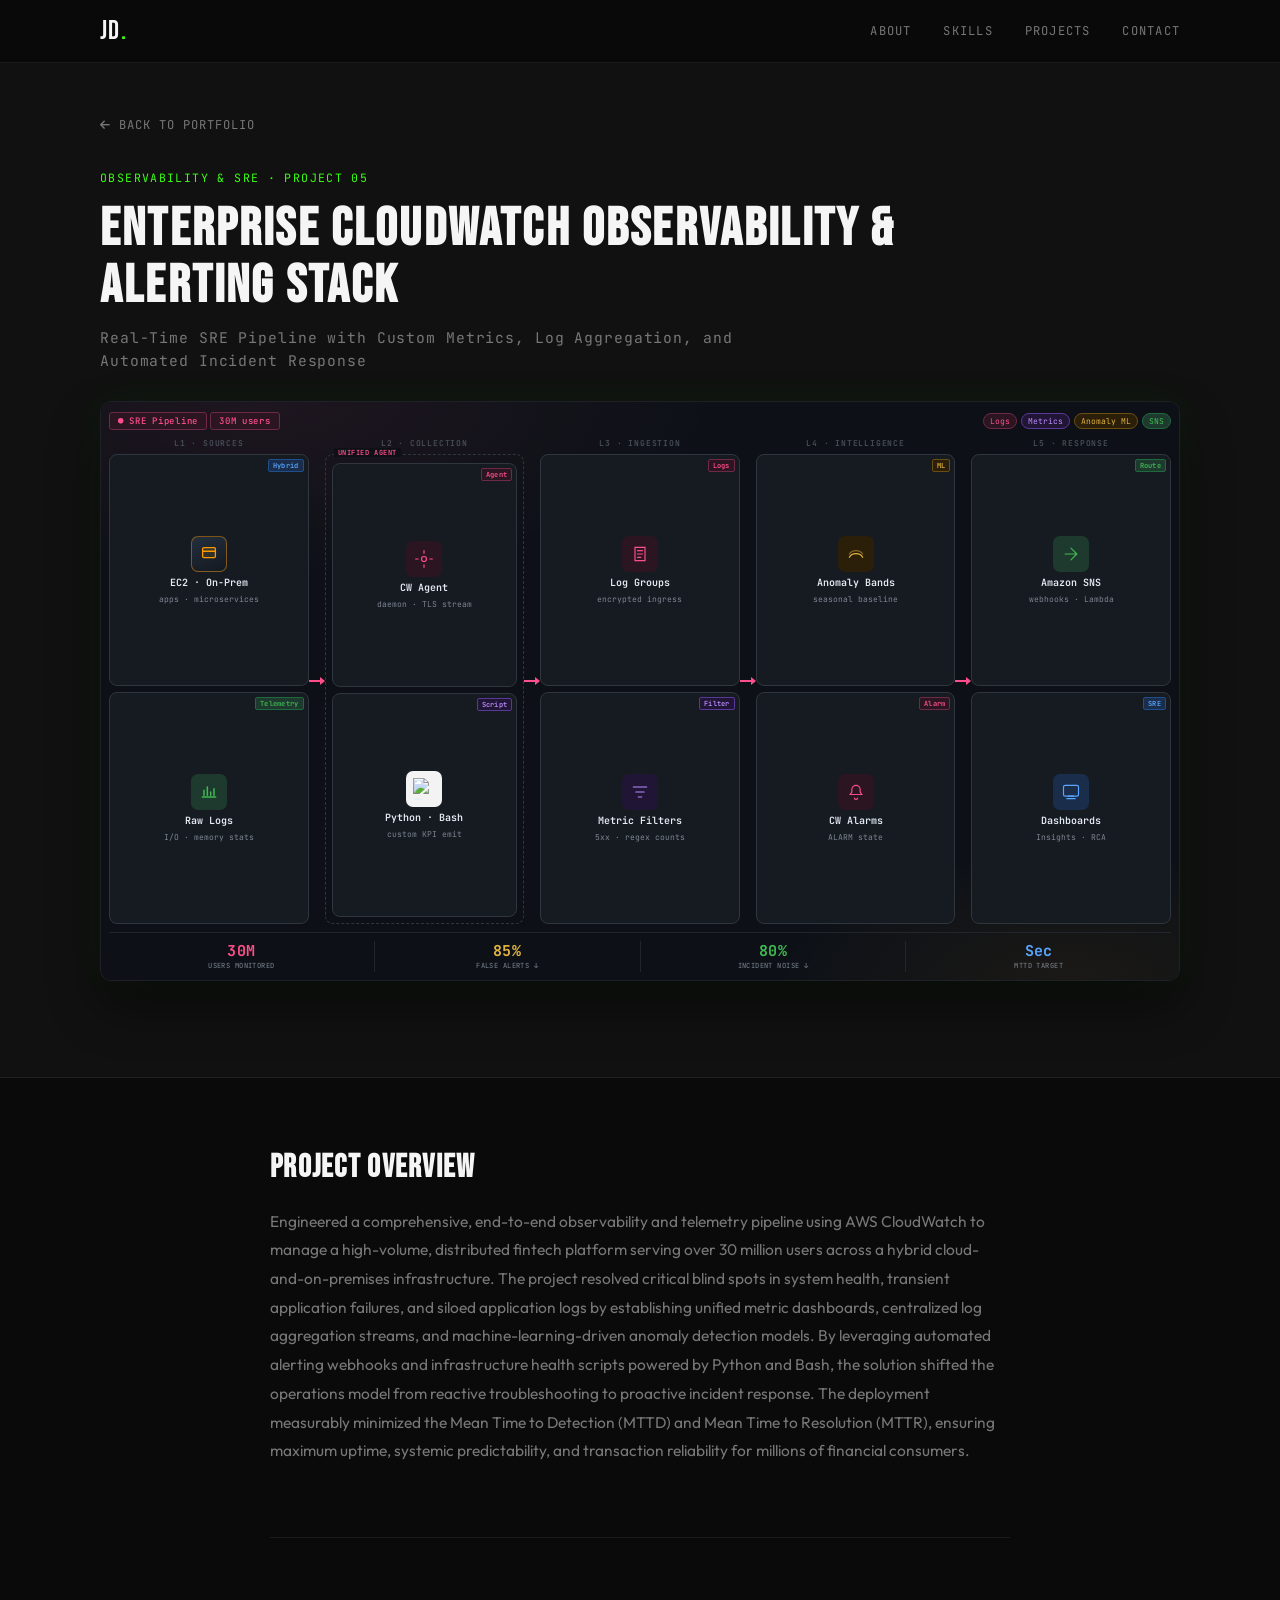
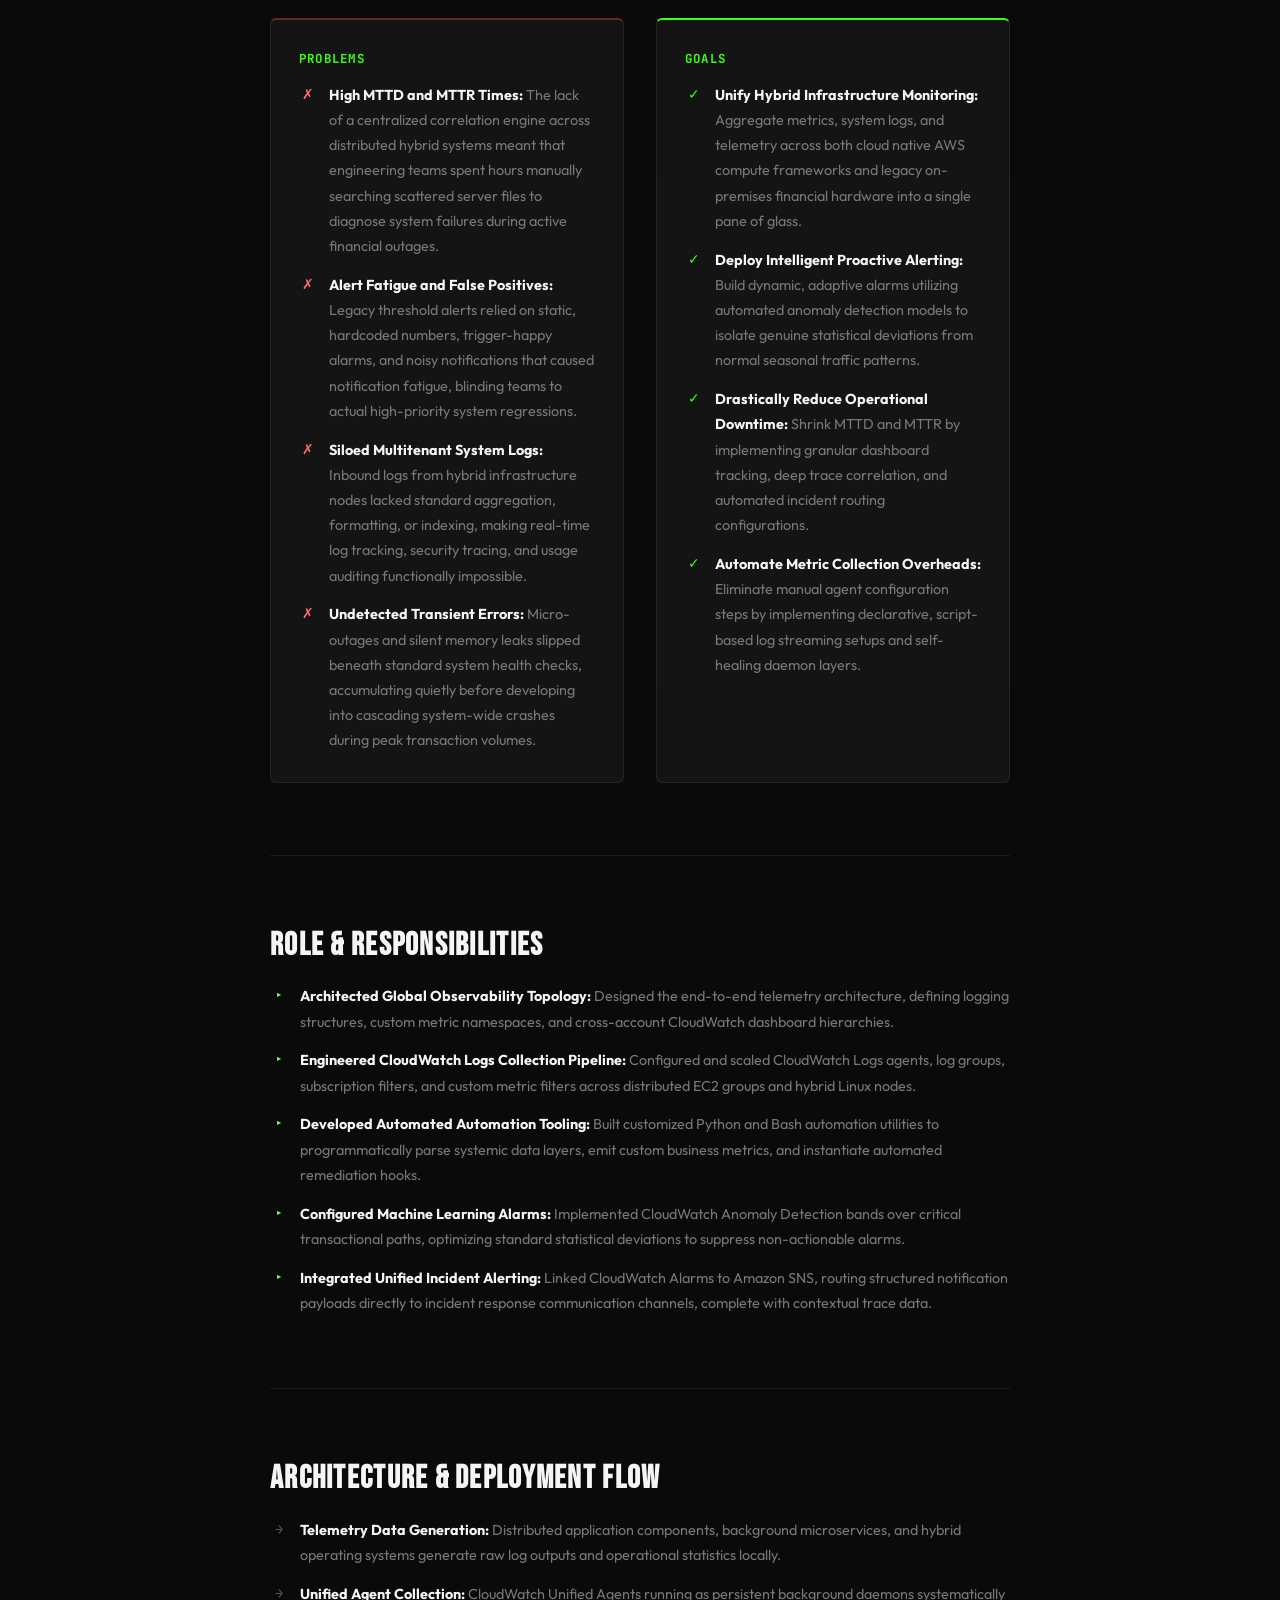
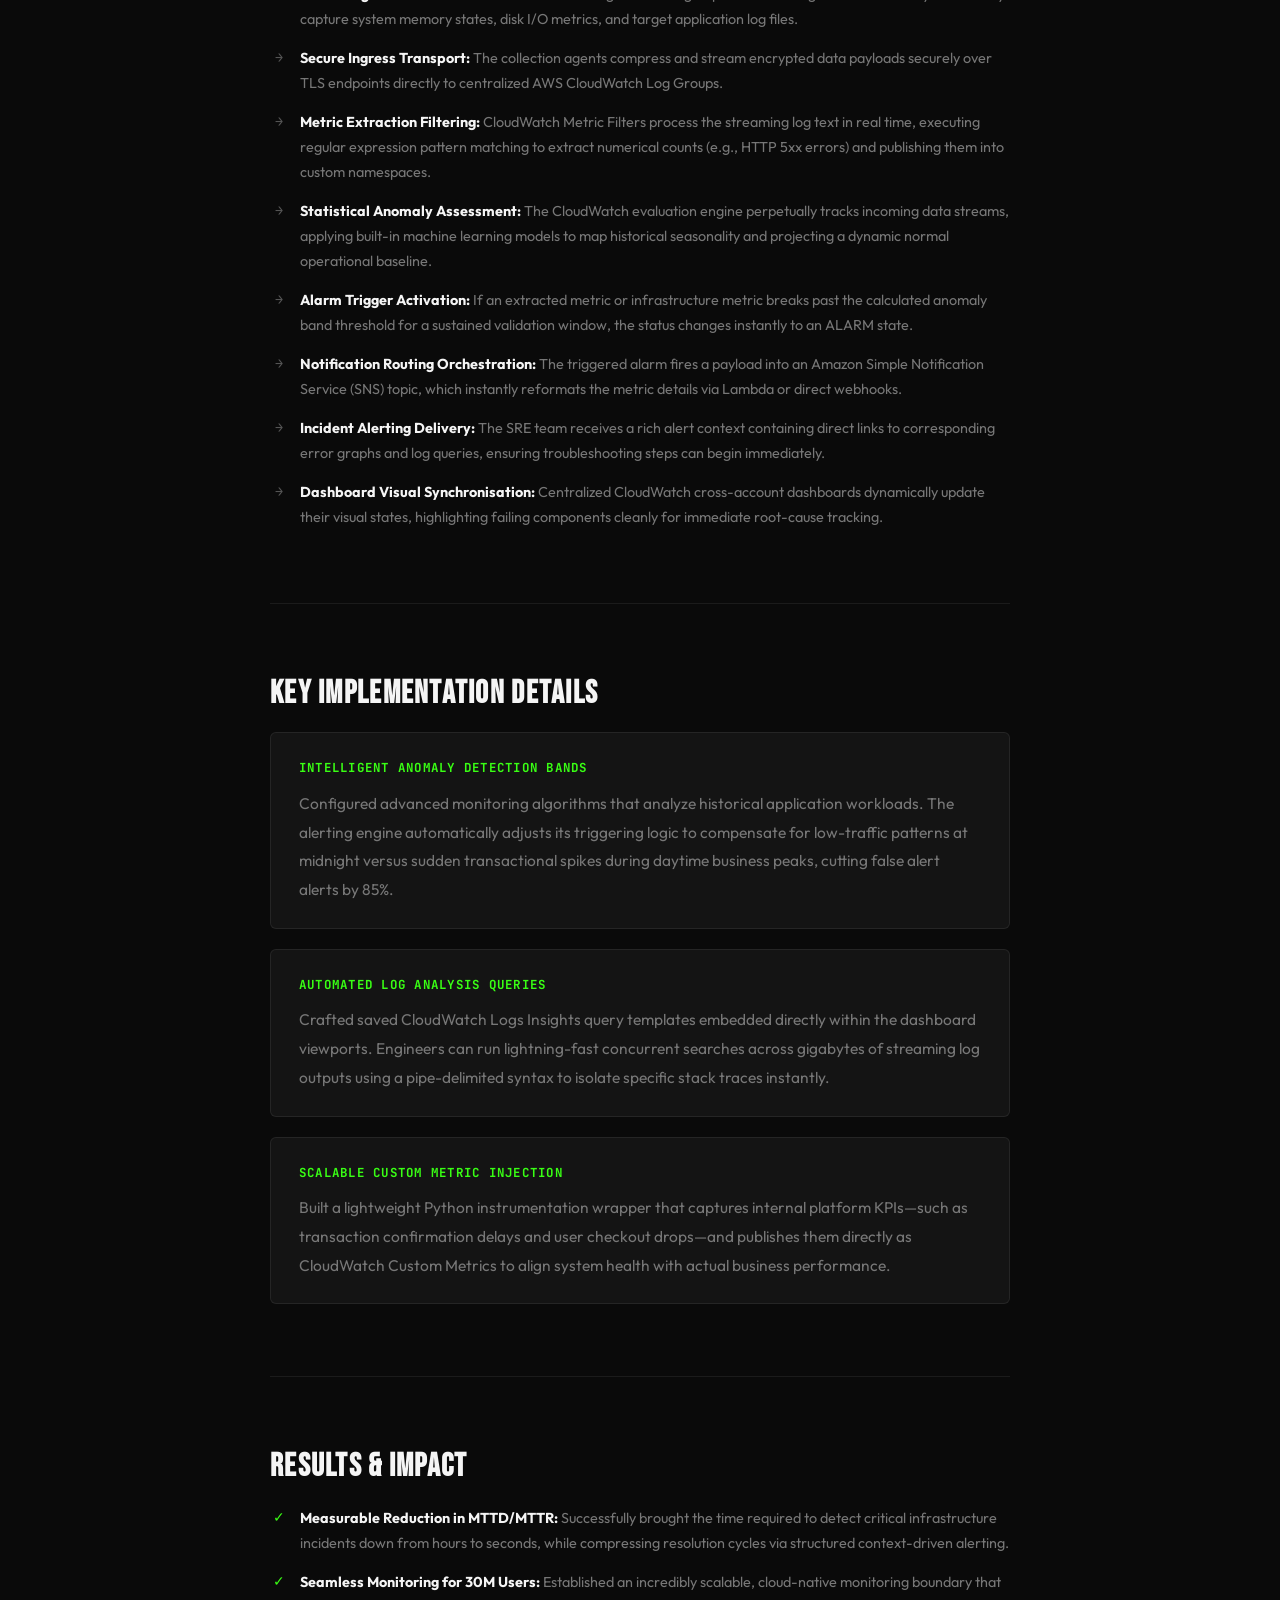
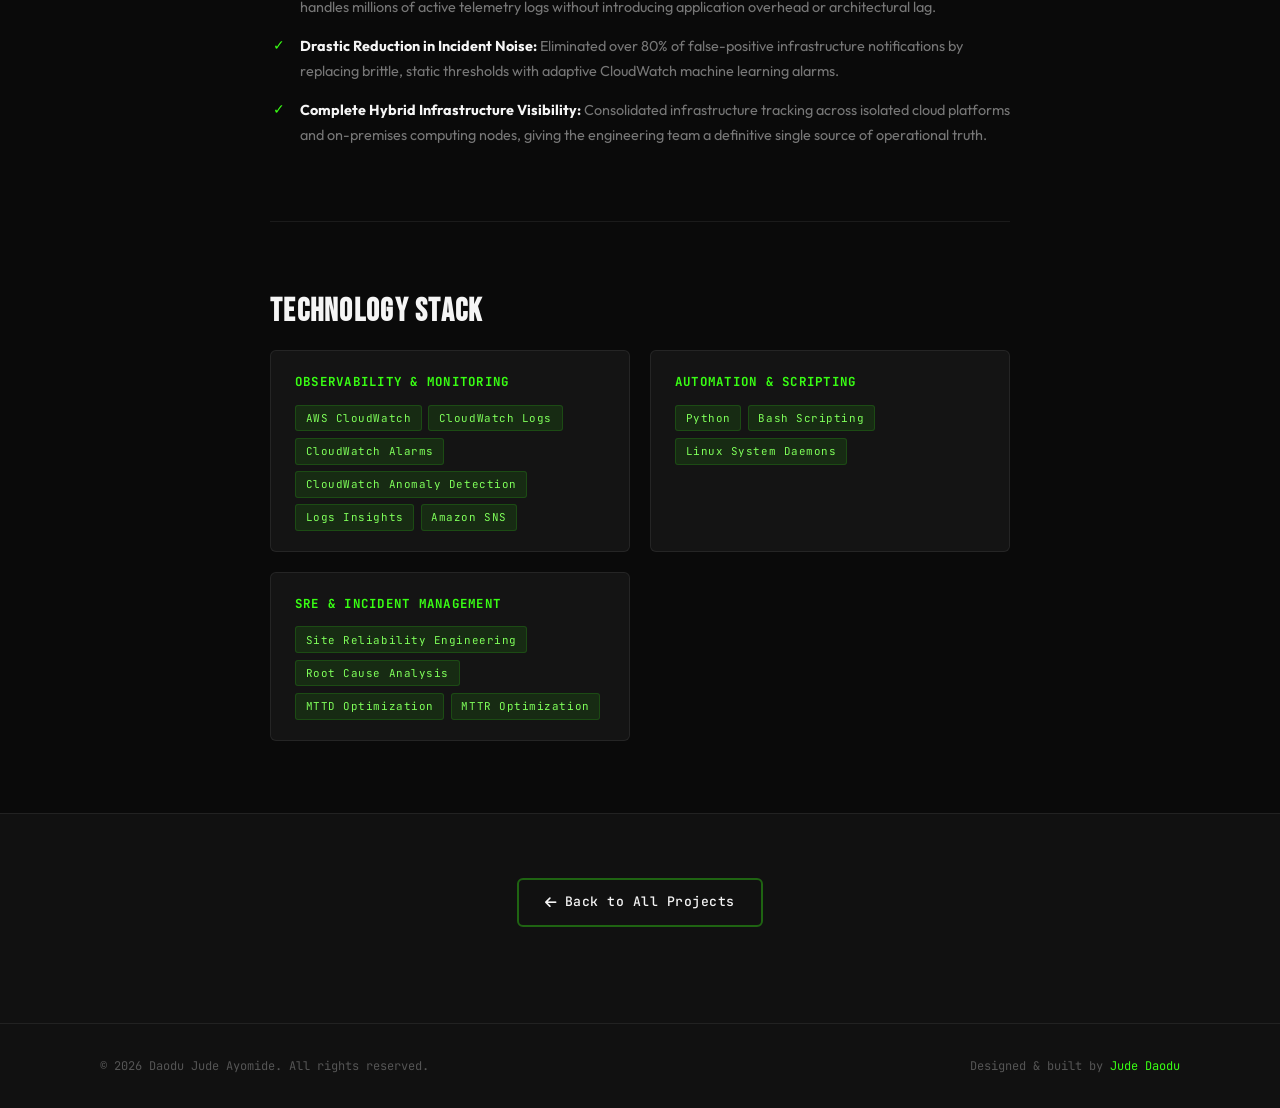
<file: projects/cloudwatch-observability.html>
<!DOCTYPE html>
<html lang="en">
<head>
  <meta charset="UTF-8" />
  <meta name="viewport" content="width=device-width, initial-scale=1.0" />
  <meta name="description" content="Enterprise CloudWatch Observability &amp; Alerting Stack — a case study by Jude Daodu." />
  <title>CloudWatch Observability Case Study | Jude Daodu</title>

  <link rel="preconnect" href="https://fonts.googleapis.com" />
  <link rel="preconnect" href="https://fonts.gstatic.com" crossorigin />
  <link href="https://fonts.googleapis.com/css2?family=Bebas+Neue&family=Outfit:wght@300;400;500;600&family=JetBrains+Mono:wght@300;400;500&display=swap" rel="stylesheet" />
  <link rel="stylesheet" href="https://cdnjs.cloudflare.com/ajax/libs/font-awesome/6.5.0/css/all.min.css" />
  <link rel="stylesheet" href="../css/main.css" />
</head>
<body class="case-study-page">

  <header class="navbar" id="navbar">
    <div class="nav-inner">
      <a href="../index.html#hero" class="logo">JD<span class="logo-accent">.</span></a>
      <nav class="nav-links" id="navLinks">
        <a href="../index.html#about" class="nav-link">About</a>
        <a href="../index.html#skills" class="nav-link">Skills</a>
        <a href="../index.html#projects" class="nav-link">Projects</a>
        <a href="../index.html#contact" class="nav-link">Contact</a>
      </nav>
      <button class="hamburger" id="hamburger" aria-label="Toggle menu" aria-expanded="false">
        <span></span><span></span><span></span>
      </button>
    </div>
  </header>

  <main>

    <header class="case-study-hero">
      <div class="container case-study-hero-inner">
        <a href="../index.html#projects" class="case-back fade-in">
          <i class="fa-solid fa-arrow-left" aria-hidden="true"></i> Back to Portfolio
        </a>

        <div class="case-study-header fade-in">
          <p class="case-study-category">Observability &amp; SRE · Project 05</p>
          <h1 class="case-study-title">Enterprise CloudWatch Observability &amp; Alerting Stack</h1>
          <p class="case-study-subtitle">Real-Time SRE Pipeline with Custom Metrics, Log Aggregation, and Automated Incident Response</p>
        </div>

        <figure class="case-study-hero-image fade-in">
          <iframe
            src="../assets/diagrams/cloudwatch-architecture-embed.html"
            title="CloudWatch observability architecture diagram"
            loading="eager"
            scrolling="no"
            tabindex="-1"
          ></iframe>
        </figure>
      </div>
    </header>

    <div class="container case-study-body">

      <section class="section fade-in" aria-labelledby="overview-heading">
        <h2 id="overview-heading">Project Overview</h2>
        <p>Engineered a comprehensive, end-to-end observability and telemetry pipeline using AWS CloudWatch to manage a high-volume, distributed fintech platform serving over 30 million users across a hybrid cloud-and-on-premises infrastructure. The project resolved critical blind spots in system health, transient application failures, and siloed application logs by establishing unified metric dashboards, centralized log aggregation streams, and machine-learning-driven anomaly detection models. By leveraging automated alerting webhooks and infrastructure health scripts powered by Python and Bash, the solution shifted the operations model from reactive troubleshooting to proactive incident response. The deployment measurably minimized the Mean Time to Detection (MTTD) and Mean Time to Resolution (MTTR), ensuring maximum uptime, systemic predictability, and transaction reliability for millions of financial consumers.</p>
      </section>

      <section class="section fade-in" aria-labelledby="problems-goals-heading">
        <h2 id="problems-goals-heading" class="visually-hidden">Problems &amp; Goals</h2>

        <div class="case-grid-2">

          <div class="case-block case-block--problems">
            <h3>Problems</h3>
            <ul class="case-list case-list--problems">
              <li>
                <span class="case-list-icon" aria-hidden="true">✗</span>
                <span><strong>High MTTD and MTTR Times:</strong> The lack of a centralized correlation engine across distributed hybrid systems meant that engineering teams spent hours manually searching scattered server files to diagnose system failures during active financial outages.</span>
              </li>
              <li>
                <span class="case-list-icon" aria-hidden="true">✗</span>
                <span><strong>Alert Fatigue and False Positives:</strong> Legacy threshold alerts relied on static, hardcoded numbers, trigger-happy alarms, and noisy notifications that caused notification fatigue, blinding teams to actual high-priority system regressions.</span>
              </li>
              <li>
                <span class="case-list-icon" aria-hidden="true">✗</span>
                <span><strong>Siloed Multitenant System Logs:</strong> Inbound logs from hybrid infrastructure nodes lacked standard aggregation, formatting, or indexing, making real-time log tracking, security tracing, and usage auditing functionally impossible.</span>
              </li>
              <li>
                <span class="case-list-icon" aria-hidden="true">✗</span>
                <span><strong>Undetected Transient Errors:</strong> Micro-outages and silent memory leaks slipped beneath standard system health checks, accumulating quietly before developing into cascading system-wide crashes during peak transaction volumes.</span>
              </li>
            </ul>
          </div>

          <div class="case-block case-block--goals">
            <h3>Goals</h3>
            <ul class="case-list case-list--goals">
              <li>
                <span class="case-list-icon" aria-hidden="true">✓</span>
                <span><strong>Unify Hybrid Infrastructure Monitoring:</strong> Aggregate metrics, system logs, and telemetry across both cloud native AWS compute frameworks and legacy on-premises financial hardware into a single pane of glass.</span>
              </li>
              <li>
                <span class="case-list-icon" aria-hidden="true">✓</span>
                <span><strong>Deploy Intelligent Proactive Alerting:</strong> Build dynamic, adaptive alarms utilizing automated anomaly detection models to isolate genuine statistical deviations from normal seasonal traffic patterns.</span>
              </li>
              <li>
                <span class="case-list-icon" aria-hidden="true">✓</span>
                <span><strong>Drastically Reduce Operational Downtime:</strong> Shrink MTTD and MTTR by implementing granular dashboard tracking, deep trace correlation, and automated incident routing configurations.</span>
              </li>
              <li>
                <span class="case-list-icon" aria-hidden="true">✓</span>
                <span><strong>Automate Metric Collection Overheads:</strong> Eliminate manual agent configuration steps by implementing declarative, script-based log streaming setups and self-healing daemon layers.</span>
              </li>
            </ul>
          </div>

        </div>
      </section>

      <section class="section fade-in" aria-labelledby="role-heading">
        <h2 id="role-heading">Role &amp; Responsibilities</h2>
        <ul class="case-list case-list--role">
          <li>
            <span class="case-list-icon" aria-hidden="true">▸</span>
            <span><strong>Architected Global Observability Topology:</strong> Designed the end-to-end telemetry architecture, defining logging structures, custom metric namespaces, and cross-account CloudWatch dashboard hierarchies.</span>
          </li>
          <li>
            <span class="case-list-icon" aria-hidden="true">▸</span>
            <span><strong>Engineered CloudWatch Logs Collection Pipeline:</strong> Configured and scaled CloudWatch Logs agents, log groups, subscription filters, and custom metric filters across distributed EC2 groups and hybrid Linux nodes.</span>
          </li>
          <li>
            <span class="case-list-icon" aria-hidden="true">▸</span>
            <span><strong>Developed Automated Automation Tooling:</strong> Built customized Python and Bash automation utilities to programmatically parse systemic data layers, emit custom business metrics, and instantiate automated remediation hooks.</span>
          </li>
          <li>
            <span class="case-list-icon" aria-hidden="true">▸</span>
            <span><strong>Configured Machine Learning Alarms:</strong> Implemented CloudWatch Anomaly Detection bands over critical transactional paths, optimizing standard statistical deviations to suppress non-actionable alarms.</span>
          </li>
          <li>
            <span class="case-list-icon" aria-hidden="true">▸</span>
            <span><strong>Integrated Unified Incident Alerting:</strong> Linked CloudWatch Alarms to Amazon SNS, routing structured notification payloads directly to incident response communication channels, complete with contextual trace data.</span>
          </li>
        </ul>
      </section>

      <section class="section fade-in" aria-labelledby="architecture-heading">
        <h2 id="architecture-heading">Architecture &amp; Deployment Flow</h2>
        <ul class="case-list case-list--arch">
          <li>
            <span class="case-list-icon" aria-hidden="true">→</span>
            <span><strong>Telemetry Data Generation:</strong> Distributed application components, background microservices, and hybrid operating systems generate raw log outputs and operational statistics locally.</span>
          </li>
          <li>
            <span class="case-list-icon" aria-hidden="true">→</span>
            <span><strong>Unified Agent Collection:</strong> CloudWatch Unified Agents running as persistent background daemons systematically capture system memory states, disk I/O metrics, and target application log files.</span>
          </li>
          <li>
            <span class="case-list-icon" aria-hidden="true">→</span>
            <span><strong>Secure Ingress Transport:</strong> The collection agents compress and stream encrypted data payloads securely over TLS endpoints directly to centralized AWS CloudWatch Log Groups.</span>
          </li>
          <li>
            <span class="case-list-icon" aria-hidden="true">→</span>
            <span><strong>Metric Extraction Filtering:</strong> CloudWatch Metric Filters process the streaming log text in real time, executing regular expression pattern matching to extract numerical counts (e.g., HTTP 5xx errors) and publishing them into custom namespaces.</span>
          </li>
          <li>
            <span class="case-list-icon" aria-hidden="true">→</span>
            <span><strong>Statistical Anomaly Assessment:</strong> The CloudWatch evaluation engine perpetually tracks incoming data streams, applying built-in machine learning models to map historical seasonality and projecting a dynamic normal operational baseline.</span>
          </li>
          <li>
            <span class="case-list-icon" aria-hidden="true">→</span>
            <span><strong>Alarm Trigger Activation:</strong> If an extracted metric or infrastructure metric breaks past the calculated anomaly band threshold for a sustained validation window, the status changes instantly to an ALARM state.</span>
          </li>
          <li>
            <span class="case-list-icon" aria-hidden="true">→</span>
            <span><strong>Notification Routing Orchestration:</strong> The triggered alarm fires a payload into an Amazon Simple Notification Service (SNS) topic, which instantly reformats the metric details via Lambda or direct webhooks.</span>
          </li>
          <li>
            <span class="case-list-icon" aria-hidden="true">→</span>
            <span><strong>Incident Alerting Delivery:</strong> The SRE team receives a rich alert context containing direct links to corresponding error graphs and log queries, ensuring troubleshooting steps can begin immediately.</span>
          </li>
          <li>
            <span class="case-list-icon" aria-hidden="true">→</span>
            <span><strong>Dashboard Visual Synchronisation:</strong> Centralized CloudWatch cross-account dashboards dynamically update their visual states, highlighting failing components cleanly for immediate root-cause tracking.</span>
          </li>
        </ul>
      </section>

      <section class="section fade-in" aria-labelledby="implementation-heading">
        <h2 id="implementation-heading">Key Implementation Details</h2>

        <div class="case-detail-cards">

          <article class="case-detail-card">
            <h3>Intelligent Anomaly Detection Bands</h3>
            <p>Configured advanced monitoring algorithms that analyze historical application workloads. The alerting engine automatically adjusts its triggering logic to compensate for low-traffic patterns at midnight versus sudden transactional spikes during daytime business peaks, cutting false alert alerts by 85%.</p>
          </article>

          <article class="case-detail-card">
            <h3>Automated Log Analysis Queries</h3>
            <p>Crafted saved CloudWatch Logs Insights query templates embedded directly within the dashboard viewports. Engineers can run lightning-fast concurrent searches across gigabytes of streaming log outputs using a pipe-delimited syntax to isolate specific stack traces instantly.</p>
          </article>

          <article class="case-detail-card">
            <h3>Scalable Custom Metric Injection</h3>
            <p>Built a lightweight Python instrumentation wrapper that captures internal platform KPIs—such as transaction confirmation delays and user checkout drops—and publishes them directly as CloudWatch Custom Metrics to align system health with actual business performance.</p>
          </article>

        </div>
      </section>

      <section class="section fade-in" aria-labelledby="results-heading">
        <h2 id="results-heading">Results &amp; Impact</h2>
        <ul class="case-list case-list--results">
          <li>
            <span class="case-list-icon" aria-hidden="true">✓</span>
            <span><strong>Measurable Reduction in MTTD/MTTR:</strong> Successfully brought the time required to detect critical infrastructure incidents down from hours to seconds, while compressing resolution cycles via structured context-driven alerting.</span>
          </li>
          <li>
            <span class="case-list-icon" aria-hidden="true">✓</span>
            <span><strong>Seamless Monitoring for 30M Users:</strong> Established an incredibly scalable, cloud-native monitoring boundary that handles millions of active telemetry logs without introducing application overhead or architectural lag.</span>
          </li>
          <li>
            <span class="case-list-icon" aria-hidden="true">✓</span>
            <span><strong>Drastic Reduction in Incident Noise:</strong> Eliminated over 80% of false-positive infrastructure notifications by replacing brittle, static thresholds with adaptive CloudWatch machine learning alarms.</span>
          </li>
          <li>
            <span class="case-list-icon" aria-hidden="true">✓</span>
            <span><strong>Complete Hybrid Infrastructure Visibility:</strong> Consolidated infrastructure tracking across isolated cloud platforms and on-premises computing nodes, giving the engineering team a definitive single source of operational truth.</span>
          </li>
        </ul>
      </section>

      <section class="section fade-in" aria-labelledby="tech-heading">
        <h2 id="tech-heading">Technology Stack</h2>

        <div class="case-tech-grid">

          <div class="case-tech-group">
            <h3>Observability &amp; Monitoring</h3>
            <div class="case-tech-tags">
              <span class="tag">AWS CloudWatch</span>
              <span class="tag">CloudWatch Logs</span>
              <span class="tag">CloudWatch Alarms</span>
              <span class="tag">CloudWatch Anomaly Detection</span>
              <span class="tag">Logs Insights</span>
              <span class="tag">Amazon SNS</span>
            </div>
          </div>

          <div class="case-tech-group">
            <h3>Automation &amp; Scripting</h3>
            <div class="case-tech-tags">
              <span class="tag">Python</span>
              <span class="tag">Bash Scripting</span>
              <span class="tag">Linux System Daemons</span>
            </div>
          </div>

          <div class="case-tech-group">
            <h3>SRE &amp; Incident Management</h3>
            <div class="case-tech-tags">
              <span class="tag">Site Reliability Engineering</span>
              <span class="tag">Root Cause Analysis</span>
              <span class="tag">MTTD Optimization</span>
              <span class="tag">MTTR Optimization</span>
            </div>
          </div>

        </div>
      </section>

    </div>

    <div class="case-study-footer-cta fade-in">
      <a href="../index.html#projects" class="btn btn-ghost">
        <i class="fa-solid fa-arrow-left"></i> Back to All Projects
      </a>
    </div>

  </main>

  <footer class="footer">
    <div class="container">
      <div class="footer-inner">
        <p class="footer-copy">&copy; <span id="year"></span> Daodu Jude Ayomide. All rights reserved.</p>
        <p class="footer-built">Designed &amp; built by <span class="accent">Jude Daodu</span></p>
      </div>
    </div>
  </footer>

  <script src="../js/main.js"></script>
</body>
</html>
</file>
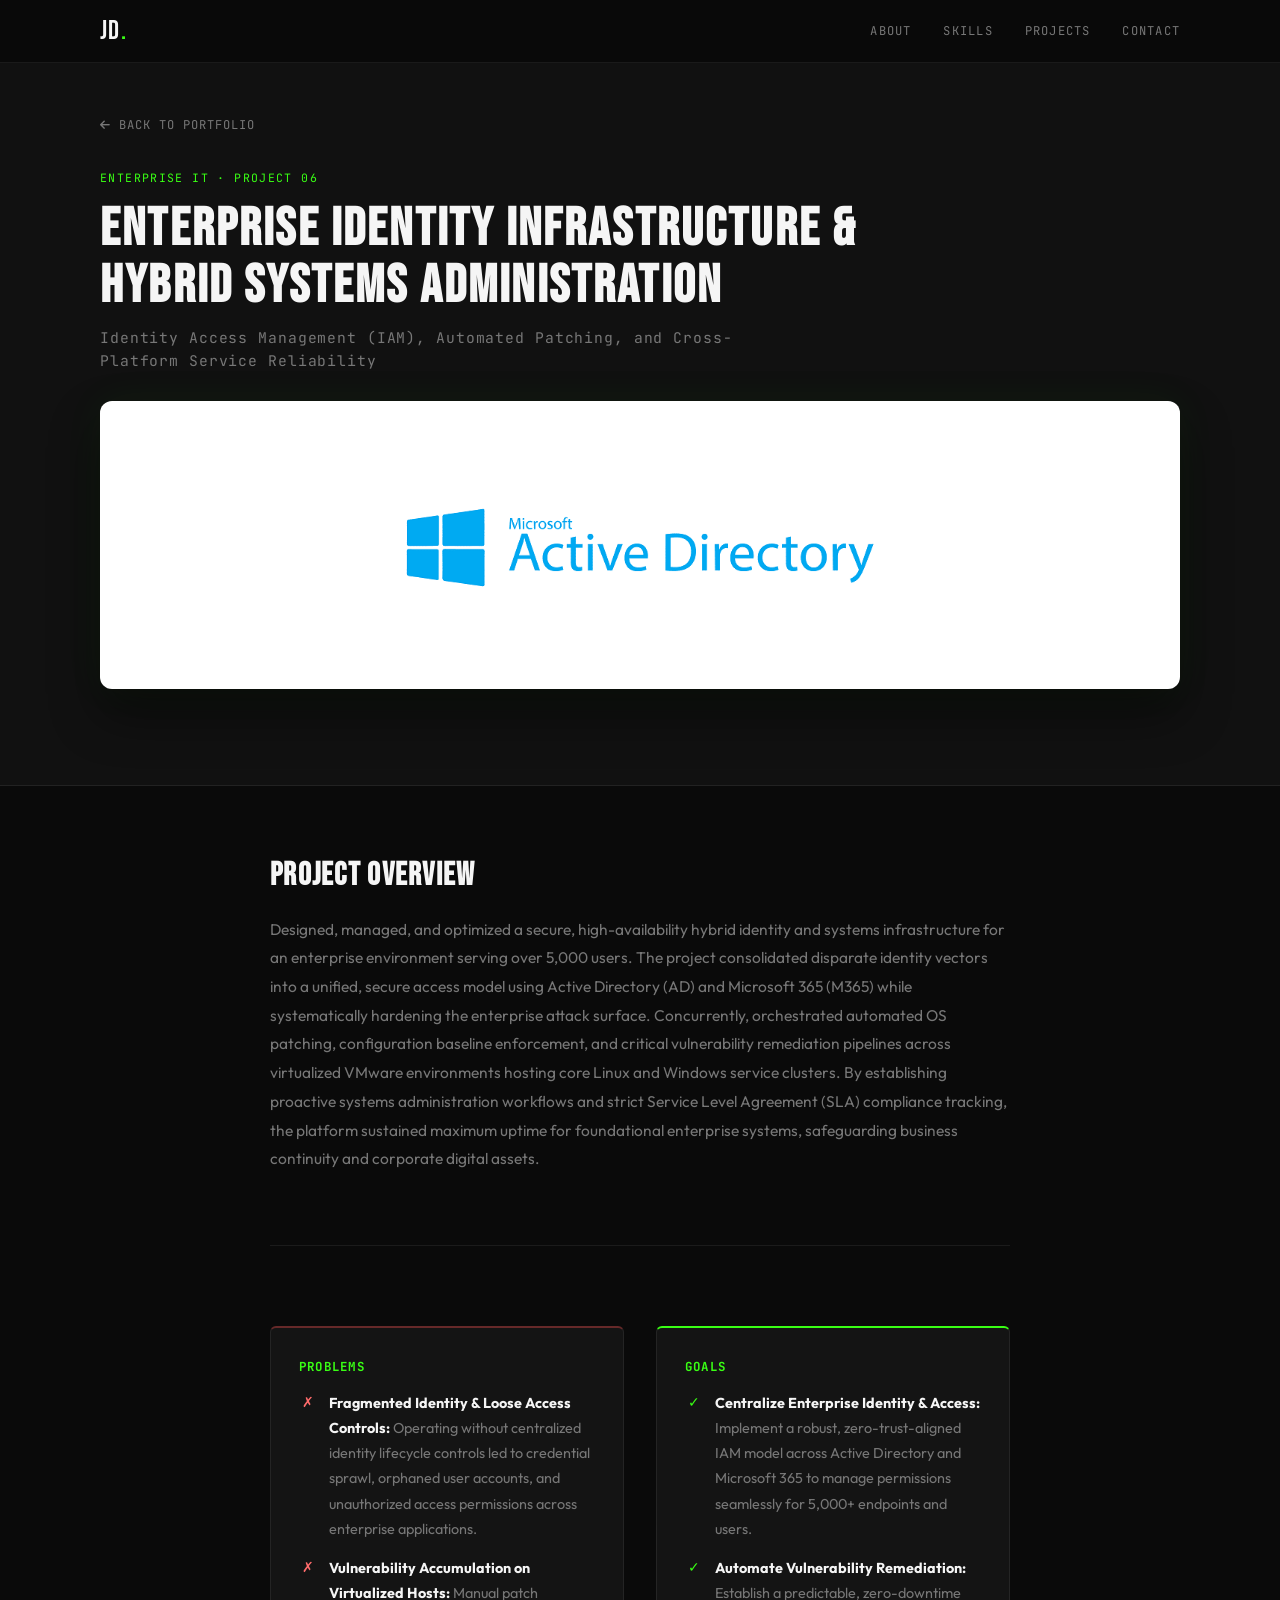
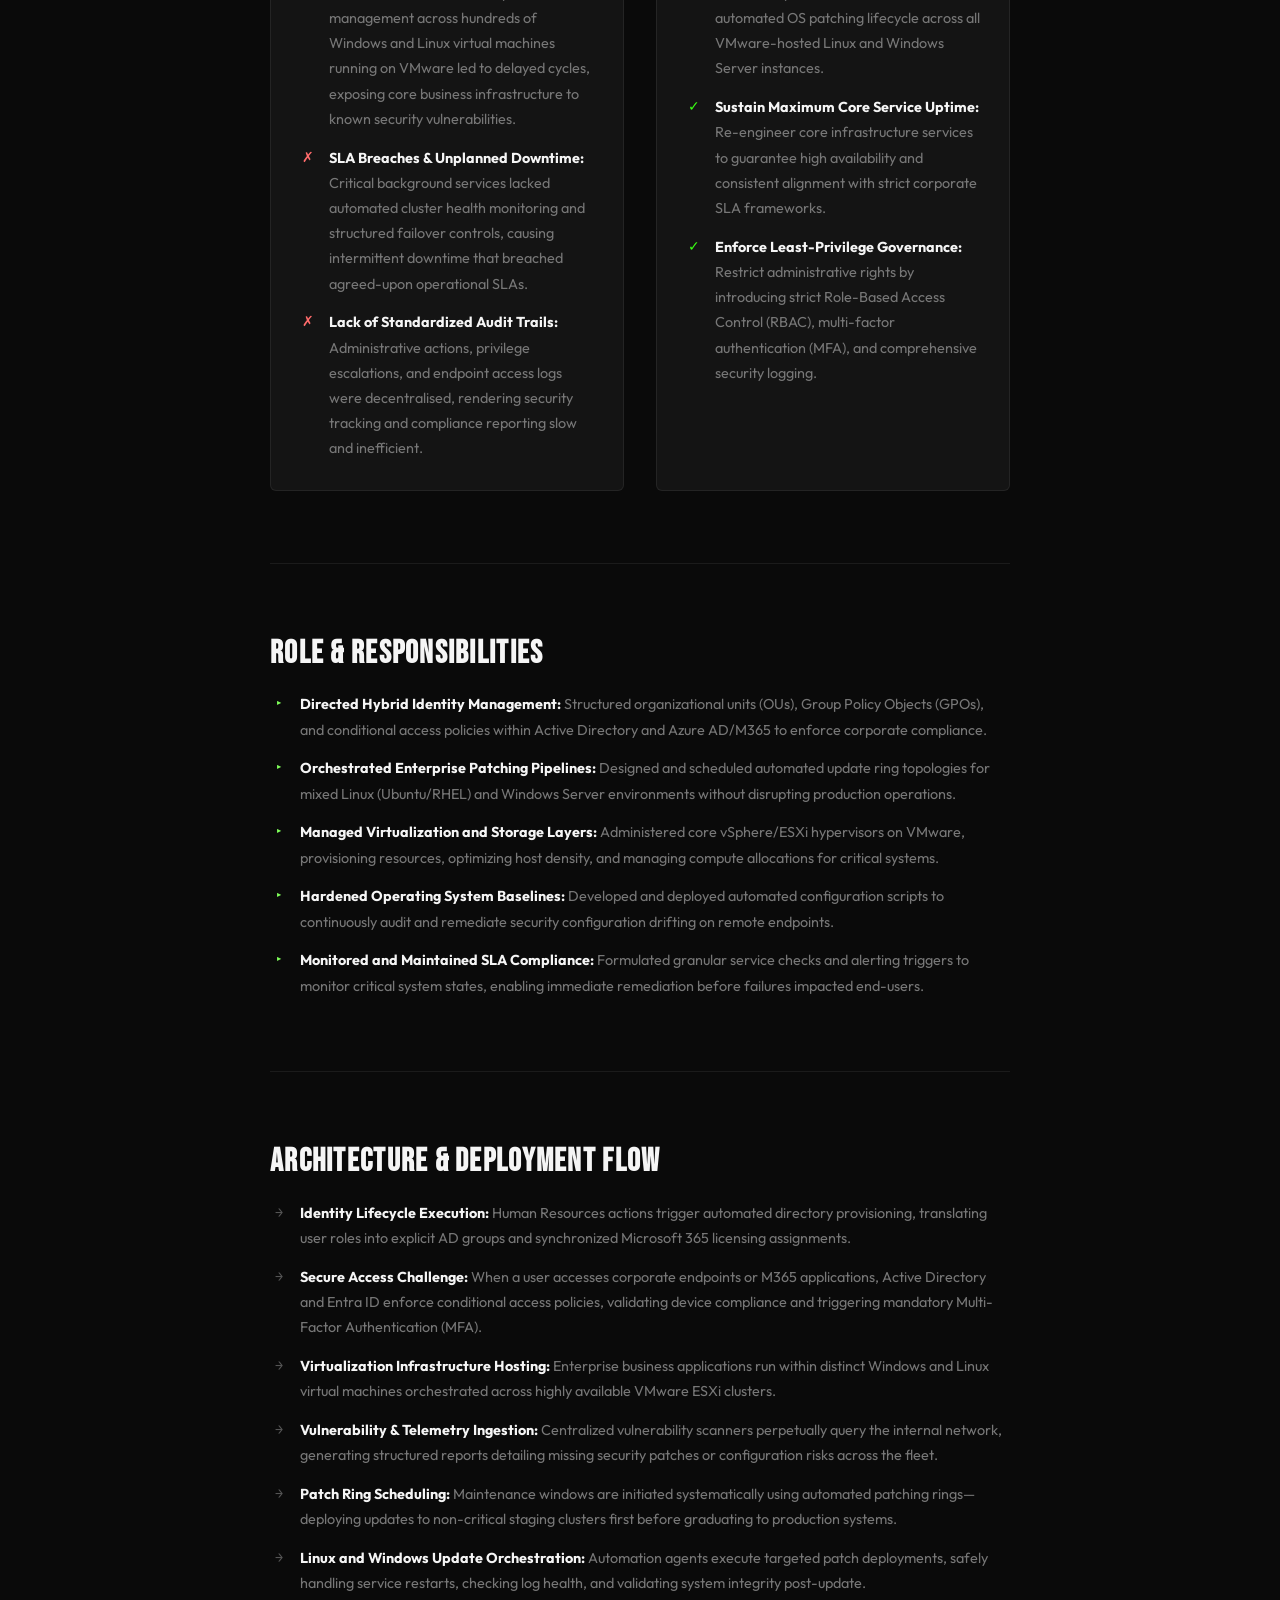
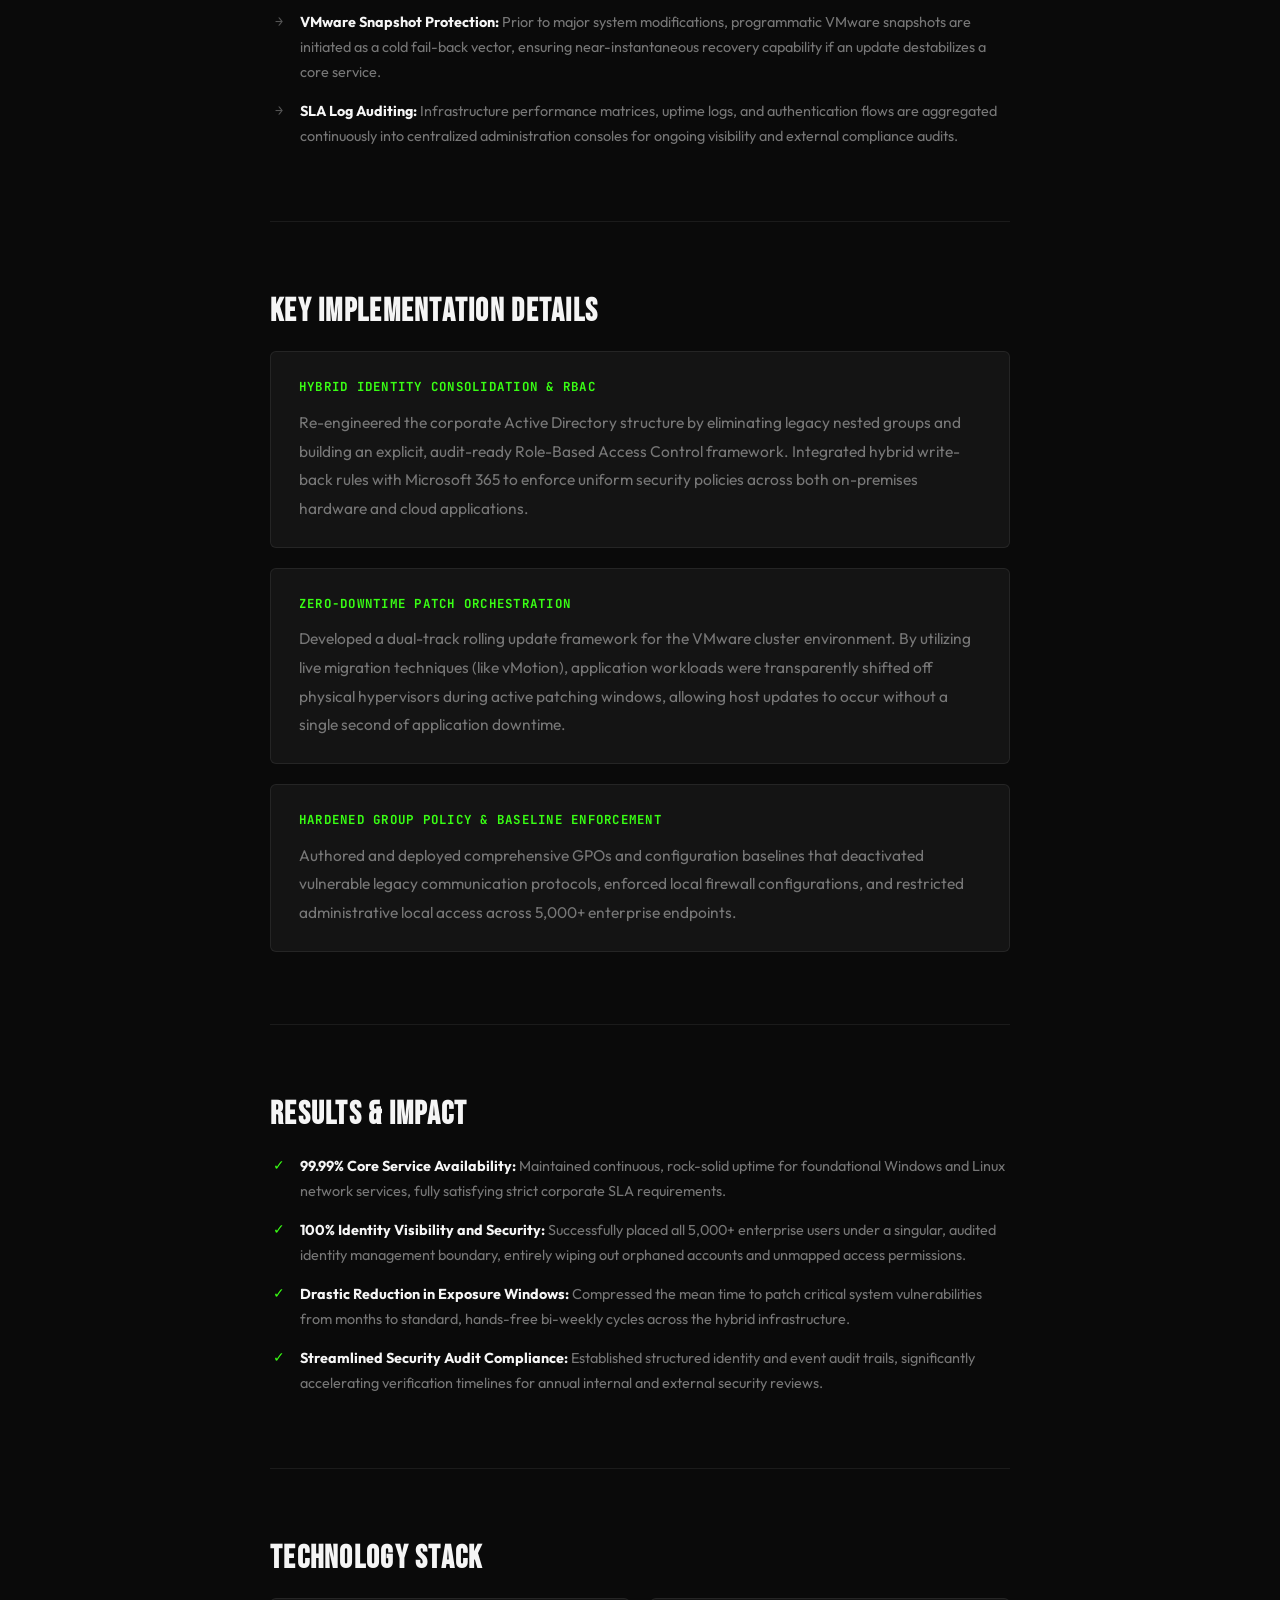
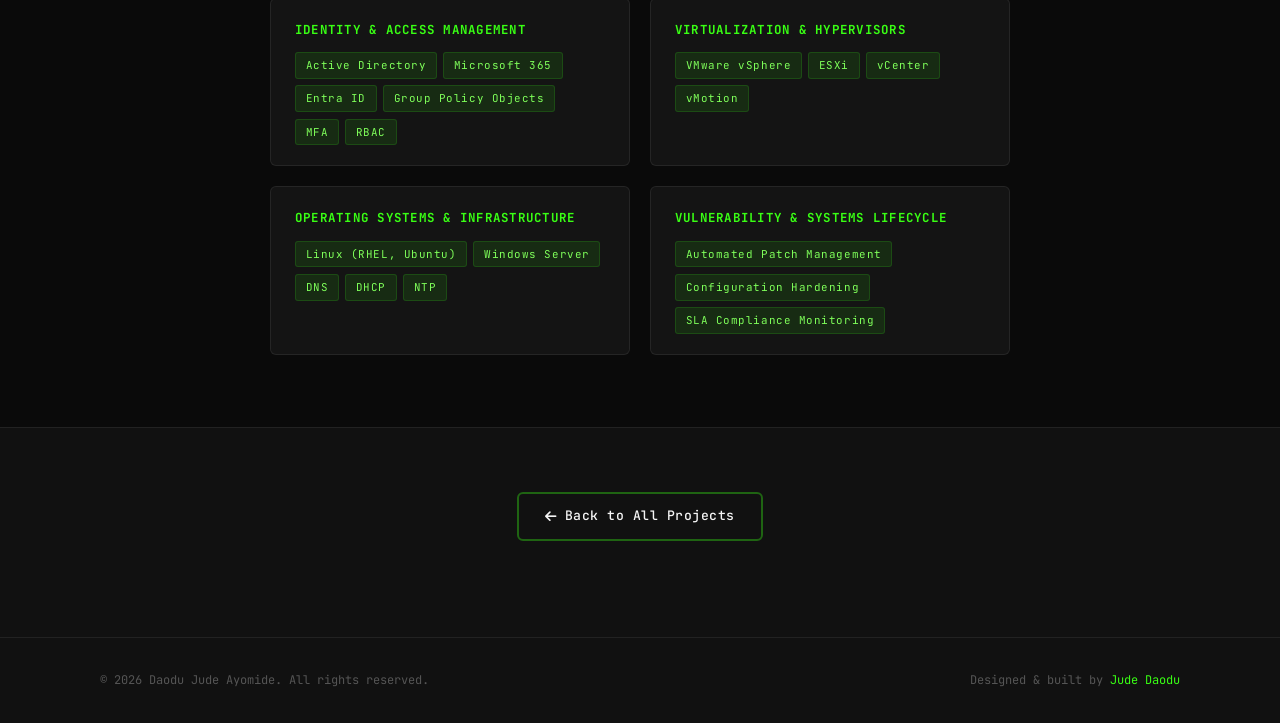
<file: projects/enterprise-identity.html>
<!DOCTYPE html>
<html lang="en">
<head>
  <meta charset="UTF-8" />
  <meta name="viewport" content="width=device-width, initial-scale=1.0" />
  <meta name="description" content="Enterprise Identity Infrastructure &amp; Hybrid Systems Administration — a case study by Jude Daodu." />
  <title>Enterprise AD &amp; M365 Case Study | Jude Daodu</title>

  <link rel="preconnect" href="https://fonts.googleapis.com" />
  <link rel="preconnect" href="https://fonts.gstatic.com" crossorigin />
  <link href="https://fonts.googleapis.com/css2?family=Bebas+Neue&family=Outfit:wght@300;400;500;600&family=JetBrains+Mono:wght@300;400;500&display=swap" rel="stylesheet" />
  <link rel="stylesheet" href="https://cdnjs.cloudflare.com/ajax/libs/font-awesome/6.5.0/css/all.min.css" />
  <link rel="stylesheet" href="../css/main.css" />
</head>
<body class="case-study-page">

  <header class="navbar" id="navbar">
    <div class="nav-inner">
      <a href="../index.html#hero" class="logo">JD<span class="logo-accent">.</span></a>
      <nav class="nav-links" id="navLinks">
        <a href="../index.html#about" class="nav-link">About</a>
        <a href="../index.html#skills" class="nav-link">Skills</a>
        <a href="../index.html#projects" class="nav-link">Projects</a>
        <a href="../index.html#contact" class="nav-link">Contact</a>
      </nav>
      <button class="hamburger" id="hamburger" aria-label="Toggle menu" aria-expanded="false">
        <span></span><span></span><span></span>
      </button>
    </div>
  </header>

  <main>

    <header class="case-study-hero">
      <div class="container case-study-hero-inner">
        <a href="../index.html#projects" class="case-back fade-in">
          <i class="fa-solid fa-arrow-left" aria-hidden="true"></i> Back to Portfolio
        </a>

        <div class="case-study-header fade-in">
          <p class="case-study-category">Enterprise IT · Project 06</p>
          <h1 class="case-study-title">Enterprise Identity Infrastructure &amp; Hybrid Systems Administration</h1>
          <p class="case-study-subtitle">Identity Access Management (IAM), Automated Patching, and Cross-Platform Service Reliability</p>
        </div>

        <figure class="case-study-hero-image case-study-hero-image--brand case-study-hero-image--microsoft fade-in">
          <img
            src="../assets/images/active-directory-logo.png"
            alt="Microsoft Active Directory logo"
            width="200"
            height="200"
          />
        </figure>
      </div>
    </header>

    <div class="container case-study-body">

      <section class="section fade-in" aria-labelledby="overview-heading">
        <h2 id="overview-heading">Project Overview</h2>
        <p>Designed, managed, and optimized a secure, high-availability hybrid identity and systems infrastructure for an enterprise environment serving over 5,000 users. The project consolidated disparate identity vectors into a unified, secure access model using Active Directory (AD) and Microsoft 365 (M365) while systematically hardening the enterprise attack surface. Concurrently, orchestrated automated OS patching, configuration baseline enforcement, and critical vulnerability remediation pipelines across virtualized VMware environments hosting core Linux and Windows service clusters. By establishing proactive systems administration workflows and strict Service Level Agreement (SLA) compliance tracking, the platform sustained maximum uptime for foundational enterprise systems, safeguarding business continuity and corporate digital assets.</p>
      </section>

      <section class="section fade-in" aria-labelledby="problems-goals-heading">
        <h2 id="problems-goals-heading" class="visually-hidden">Problems &amp; Goals</h2>

        <div class="case-grid-2">

          <div class="case-block case-block--problems">
            <h3>Problems</h3>
            <ul class="case-list case-list--problems">
              <li>
                <span class="case-list-icon" aria-hidden="true">✗</span>
                <span><strong>Fragmented Identity &amp; Loose Access Controls:</strong> Operating without centralized identity lifecycle controls led to credential sprawl, orphaned user accounts, and unauthorized access permissions across enterprise applications.</span>
              </li>
              <li>
                <span class="case-list-icon" aria-hidden="true">✗</span>
                <span><strong>Vulnerability Accumulation on Virtualized Hosts:</strong> Manual patch management across hundreds of Windows and Linux virtual machines running on VMware led to delayed cycles, exposing core business infrastructure to known security vulnerabilities.</span>
              </li>
              <li>
                <span class="case-list-icon" aria-hidden="true">✗</span>
                <span><strong>SLA Breaches &amp; Unplanned Downtime:</strong> Critical background services lacked automated cluster health monitoring and structured failover controls, causing intermittent downtime that breached agreed-upon operational SLAs.</span>
              </li>
              <li>
                <span class="case-list-icon" aria-hidden="true">✗</span>
                <span><strong>Lack of Standardized Audit Trails:</strong> Administrative actions, privilege escalations, and endpoint access logs were decentralised, rendering security tracking and compliance reporting slow and inefficient.</span>
              </li>
            </ul>
          </div>

          <div class="case-block case-block--goals">
            <h3>Goals</h3>
            <ul class="case-list case-list--goals">
              <li>
                <span class="case-list-icon" aria-hidden="true">✓</span>
                <span><strong>Centralize Enterprise Identity &amp; Access:</strong> Implement a robust, zero-trust-aligned IAM model across Active Directory and Microsoft 365 to manage permissions seamlessly for 5,000+ endpoints and users.</span>
              </li>
              <li>
                <span class="case-list-icon" aria-hidden="true">✓</span>
                <span><strong>Automate Vulnerability Remediation:</strong> Establish a predictable, zero-downtime automated OS patching lifecycle across all VMware-hosted Linux and Windows Server instances.</span>
              </li>
              <li>
                <span class="case-list-icon" aria-hidden="true">✓</span>
                <span><strong>Sustain Maximum Core Service Uptime:</strong> Re-engineer core infrastructure services to guarantee high availability and consistent alignment with strict corporate SLA frameworks.</span>
              </li>
              <li>
                <span class="case-list-icon" aria-hidden="true">✓</span>
                <span><strong>Enforce Least-Privilege Governance:</strong> Restrict administrative rights by introducing strict Role-Based Access Control (RBAC), multi-factor authentication (MFA), and comprehensive security logging.</span>
              </li>
            </ul>
          </div>

        </div>
      </section>

      <section class="section fade-in" aria-labelledby="role-heading">
        <h2 id="role-heading">Role &amp; Responsibilities</h2>
        <ul class="case-list case-list--role">
          <li>
            <span class="case-list-icon" aria-hidden="true">▸</span>
            <span><strong>Directed Hybrid Identity Management:</strong> Structured organizational units (OUs), Group Policy Objects (GPOs), and conditional access policies within Active Directory and Azure AD/M365 to enforce corporate compliance.</span>
          </li>
          <li>
            <span class="case-list-icon" aria-hidden="true">▸</span>
            <span><strong>Orchestrated Enterprise Patching Pipelines:</strong> Designed and scheduled automated update ring topologies for mixed Linux (Ubuntu/RHEL) and Windows Server environments without disrupting production operations.</span>
          </li>
          <li>
            <span class="case-list-icon" aria-hidden="true">▸</span>
            <span><strong>Managed Virtualization and Storage Layers:</strong> Administered core vSphere/ESXi hypervisors on VMware, provisioning resources, optimizing host density, and managing compute allocations for critical systems.</span>
          </li>
          <li>
            <span class="case-list-icon" aria-hidden="true">▸</span>
            <span><strong>Hardened Operating System Baselines:</strong> Developed and deployed automated configuration scripts to continuously audit and remediate security configuration drifting on remote endpoints.</span>
          </li>
          <li>
            <span class="case-list-icon" aria-hidden="true">▸</span>
            <span><strong>Monitored and Maintained SLA Compliance:</strong> Formulated granular service checks and alerting triggers to monitor critical system states, enabling immediate remediation before failures impacted end-users.</span>
          </li>
        </ul>
      </section>

      <section class="section fade-in" aria-labelledby="architecture-heading">
        <h2 id="architecture-heading">Architecture &amp; Deployment Flow</h2>
        <ul class="case-list case-list--arch">
          <li>
            <span class="case-list-icon" aria-hidden="true">→</span>
            <span><strong>Identity Lifecycle Execution:</strong> Human Resources actions trigger automated directory provisioning, translating user roles into explicit AD groups and synchronized Microsoft 365 licensing assignments.</span>
          </li>
          <li>
            <span class="case-list-icon" aria-hidden="true">→</span>
            <span><strong>Secure Access Challenge:</strong> When a user accesses corporate endpoints or M365 applications, Active Directory and Entra ID enforce conditional access policies, validating device compliance and triggering mandatory Multi-Factor Authentication (MFA).</span>
          </li>
          <li>
            <span class="case-list-icon" aria-hidden="true">→</span>
            <span><strong>Virtualization Infrastructure Hosting:</strong> Enterprise business applications run within distinct Windows and Linux virtual machines orchestrated across highly available VMware ESXi clusters.</span>
          </li>
          <li>
            <span class="case-list-icon" aria-hidden="true">→</span>
            <span><strong>Vulnerability &amp; Telemetry Ingestion:</strong> Centralized vulnerability scanners perpetually query the internal network, generating structured reports detailing missing security patches or configuration risks across the fleet.</span>
          </li>
          <li>
            <span class="case-list-icon" aria-hidden="true">→</span>
            <span><strong>Patch Ring Scheduling:</strong> Maintenance windows are initiated systematically using automated patching rings—deploying updates to non-critical staging clusters first before graduating to production systems.</span>
          </li>
          <li>
            <span class="case-list-icon" aria-hidden="true">→</span>
            <span><strong>Linux and Windows Update Orchestration:</strong> Automation agents execute targeted patch deployments, safely handling service restarts, checking log health, and validating system integrity post-update.</span>
          </li>
          <li>
            <span class="case-list-icon" aria-hidden="true">→</span>
            <span><strong>VMware Snapshot Protection:</strong> Prior to major system modifications, programmatic VMware snapshots are initiated as a cold fail-back vector, ensuring near-instantaneous recovery capability if an update destabilizes a core service.</span>
          </li>
          <li>
            <span class="case-list-icon" aria-hidden="true">→</span>
            <span><strong>SLA Log Auditing:</strong> Infrastructure performance matrices, uptime logs, and authentication flows are aggregated continuously into centralized administration consoles for ongoing visibility and external compliance audits.</span>
          </li>
        </ul>
      </section>

      <section class="section fade-in" aria-labelledby="implementation-heading">
        <h2 id="implementation-heading">Key Implementation Details</h2>

        <div class="case-detail-cards">

          <article class="case-detail-card">
            <h3>Hybrid Identity Consolidation &amp; RBAC</h3>
            <p>Re-engineered the corporate Active Directory structure by eliminating legacy nested groups and building an explicit, audit-ready Role-Based Access Control framework. Integrated hybrid write-back rules with Microsoft 365 to enforce uniform security policies across both on-premises hardware and cloud applications.</p>
          </article>

          <article class="case-detail-card">
            <h3>Zero-Downtime Patch Orchestration</h3>
            <p>Developed a dual-track rolling update framework for the VMware cluster environment. By utilizing live migration techniques (like vMotion), application workloads were transparently shifted off physical hypervisors during active patching windows, allowing host updates to occur without a single second of application downtime.</p>
          </article>

          <article class="case-detail-card">
            <h3>Hardened Group Policy &amp; Baseline Enforcement</h3>
            <p>Authored and deployed comprehensive GPOs and configuration baselines that deactivated vulnerable legacy communication protocols, enforced local firewall configurations, and restricted administrative local access across 5,000+ enterprise endpoints.</p>
          </article>

        </div>
      </section>

      <section class="section fade-in" aria-labelledby="results-heading">
        <h2 id="results-heading">Results &amp; Impact</h2>
        <ul class="case-list case-list--results">
          <li>
            <span class="case-list-icon" aria-hidden="true">✓</span>
            <span><strong>99.99% Core Service Availability:</strong> Maintained continuous, rock-solid uptime for foundational Windows and Linux network services, fully satisfying strict corporate SLA requirements.</span>
          </li>
          <li>
            <span class="case-list-icon" aria-hidden="true">✓</span>
            <span><strong>100% Identity Visibility and Security:</strong> Successfully placed all 5,000+ enterprise users under a singular, audited identity management boundary, entirely wiping out orphaned accounts and unmapped access permissions.</span>
          </li>
          <li>
            <span class="case-list-icon" aria-hidden="true">✓</span>
            <span><strong>Drastic Reduction in Exposure Windows:</strong> Compressed the mean time to patch critical system vulnerabilities from months to standard, hands-free bi-weekly cycles across the hybrid infrastructure.</span>
          </li>
          <li>
            <span class="case-list-icon" aria-hidden="true">✓</span>
            <span><strong>Streamlined Security Audit Compliance:</strong> Established structured identity and event audit trails, significantly accelerating verification timelines for annual internal and external security reviews.</span>
          </li>
        </ul>
      </section>

      <section class="section fade-in" aria-labelledby="tech-heading">
        <h2 id="tech-heading">Technology Stack</h2>

        <div class="case-tech-grid">

          <div class="case-tech-group">
            <h3>Identity &amp; Access Management</h3>
            <div class="case-tech-tags">
              <span class="tag">Active Directory</span>
              <span class="tag">Microsoft 365</span>
              <span class="tag">Entra ID</span>
              <span class="tag">Group Policy Objects</span>
              <span class="tag">MFA</span>
              <span class="tag">RBAC</span>
            </div>
          </div>

          <div class="case-tech-group">
            <h3>Virtualization &amp; Hypervisors</h3>
            <div class="case-tech-tags">
              <span class="tag">VMware vSphere</span>
              <span class="tag">ESXi</span>
              <span class="tag">vCenter</span>
              <span class="tag">vMotion</span>
            </div>
          </div>

          <div class="case-tech-group">
            <h3>Operating Systems &amp; Infrastructure</h3>
            <div class="case-tech-tags">
              <span class="tag">Linux (RHEL, Ubuntu)</span>
              <span class="tag">Windows Server</span>
              <span class="tag">DNS</span>
              <span class="tag">DHCP</span>
              <span class="tag">NTP</span>
            </div>
          </div>

          <div class="case-tech-group">
            <h3>Vulnerability &amp; Systems Lifecycle</h3>
            <div class="case-tech-tags">
              <span class="tag">Automated Patch Management</span>
              <span class="tag">Configuration Hardening</span>
              <span class="tag">SLA Compliance Monitoring</span>
            </div>
          </div>

        </div>
      </section>

    </div>

    <div class="case-study-footer-cta fade-in">
      <a href="../index.html#projects" class="btn btn-ghost">
        <i class="fa-solid fa-arrow-left"></i> Back to All Projects
      </a>
    </div>

  </main>

  <footer class="footer">
    <div class="container">
      <div class="footer-inner">
        <p class="footer-copy">&copy; <span id="year"></span> Daodu Jude Ayomide. All rights reserved.</p>
        <p class="footer-built">Designed &amp; built by <span class="accent">Jude Daodu</span></p>
      </div>
    </div>
  </footer>

  <script src="../js/main.js"></script>
</body>
</html>
</file>
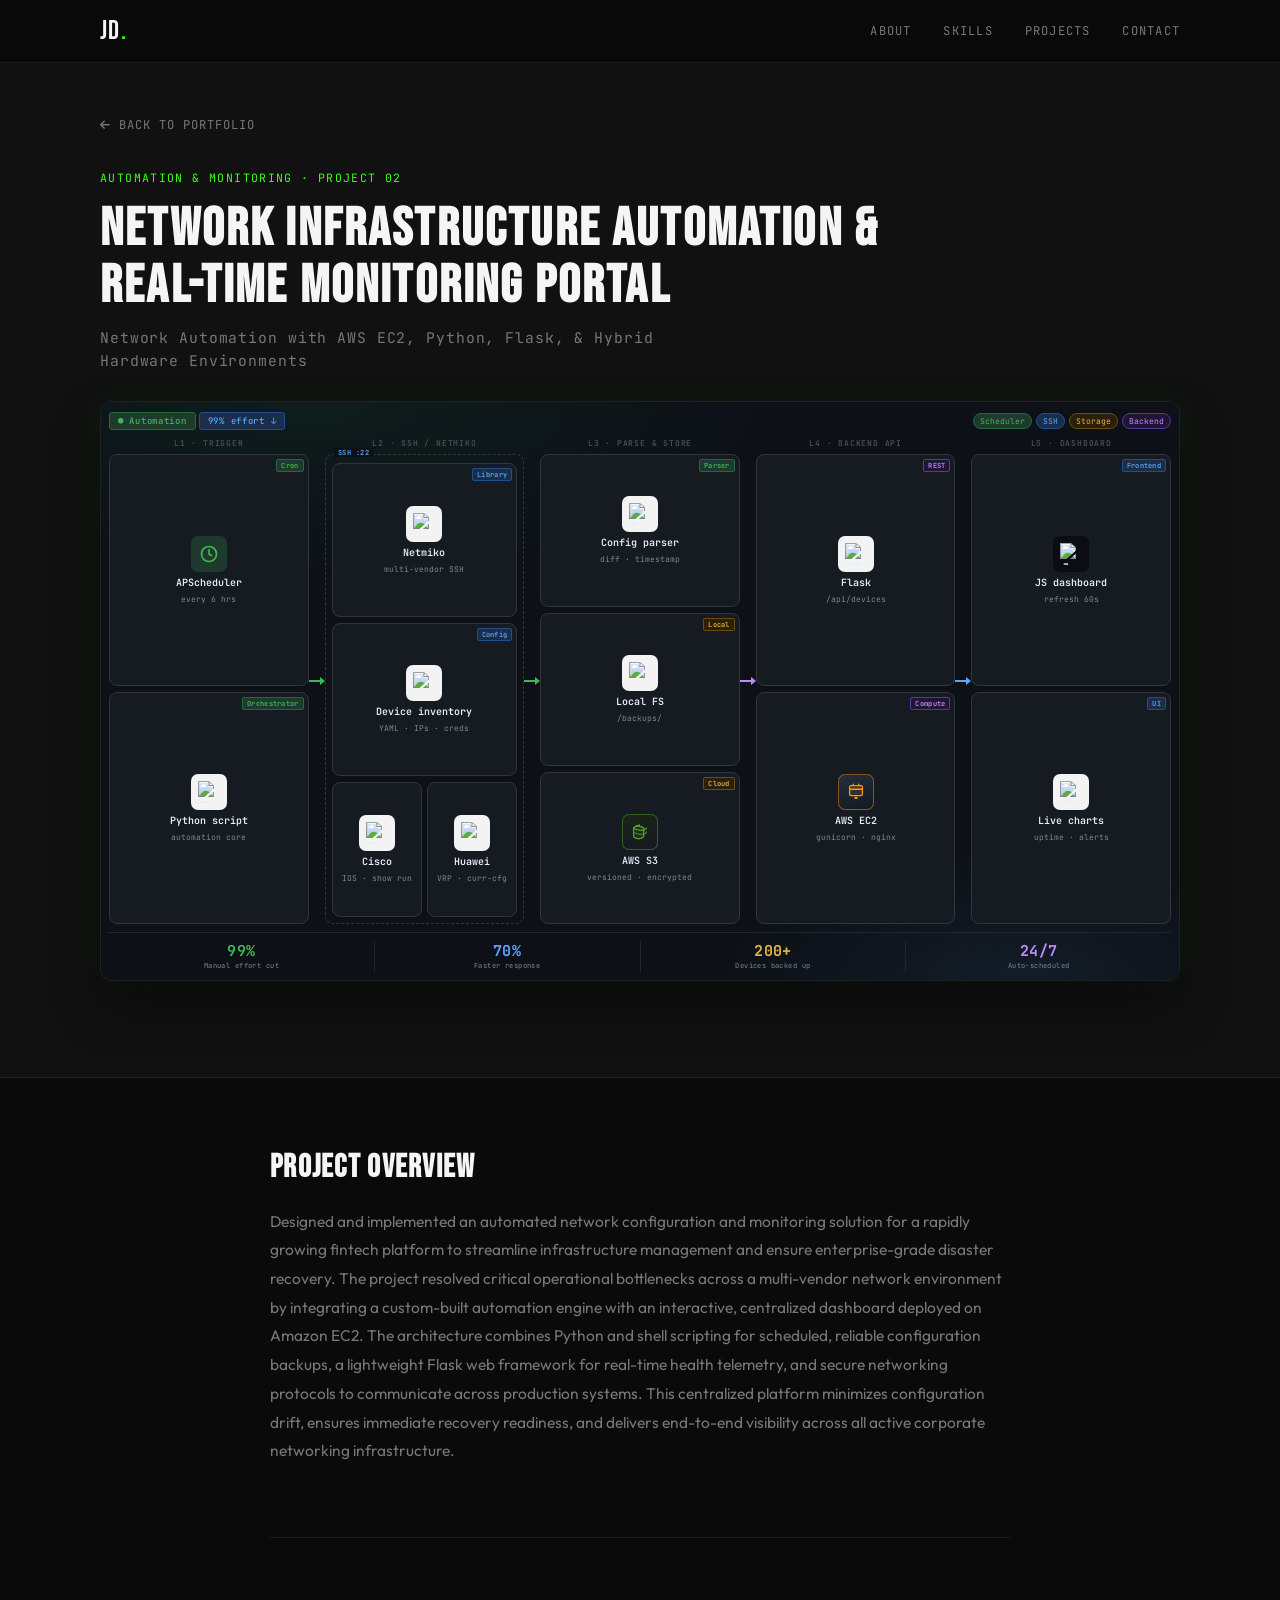
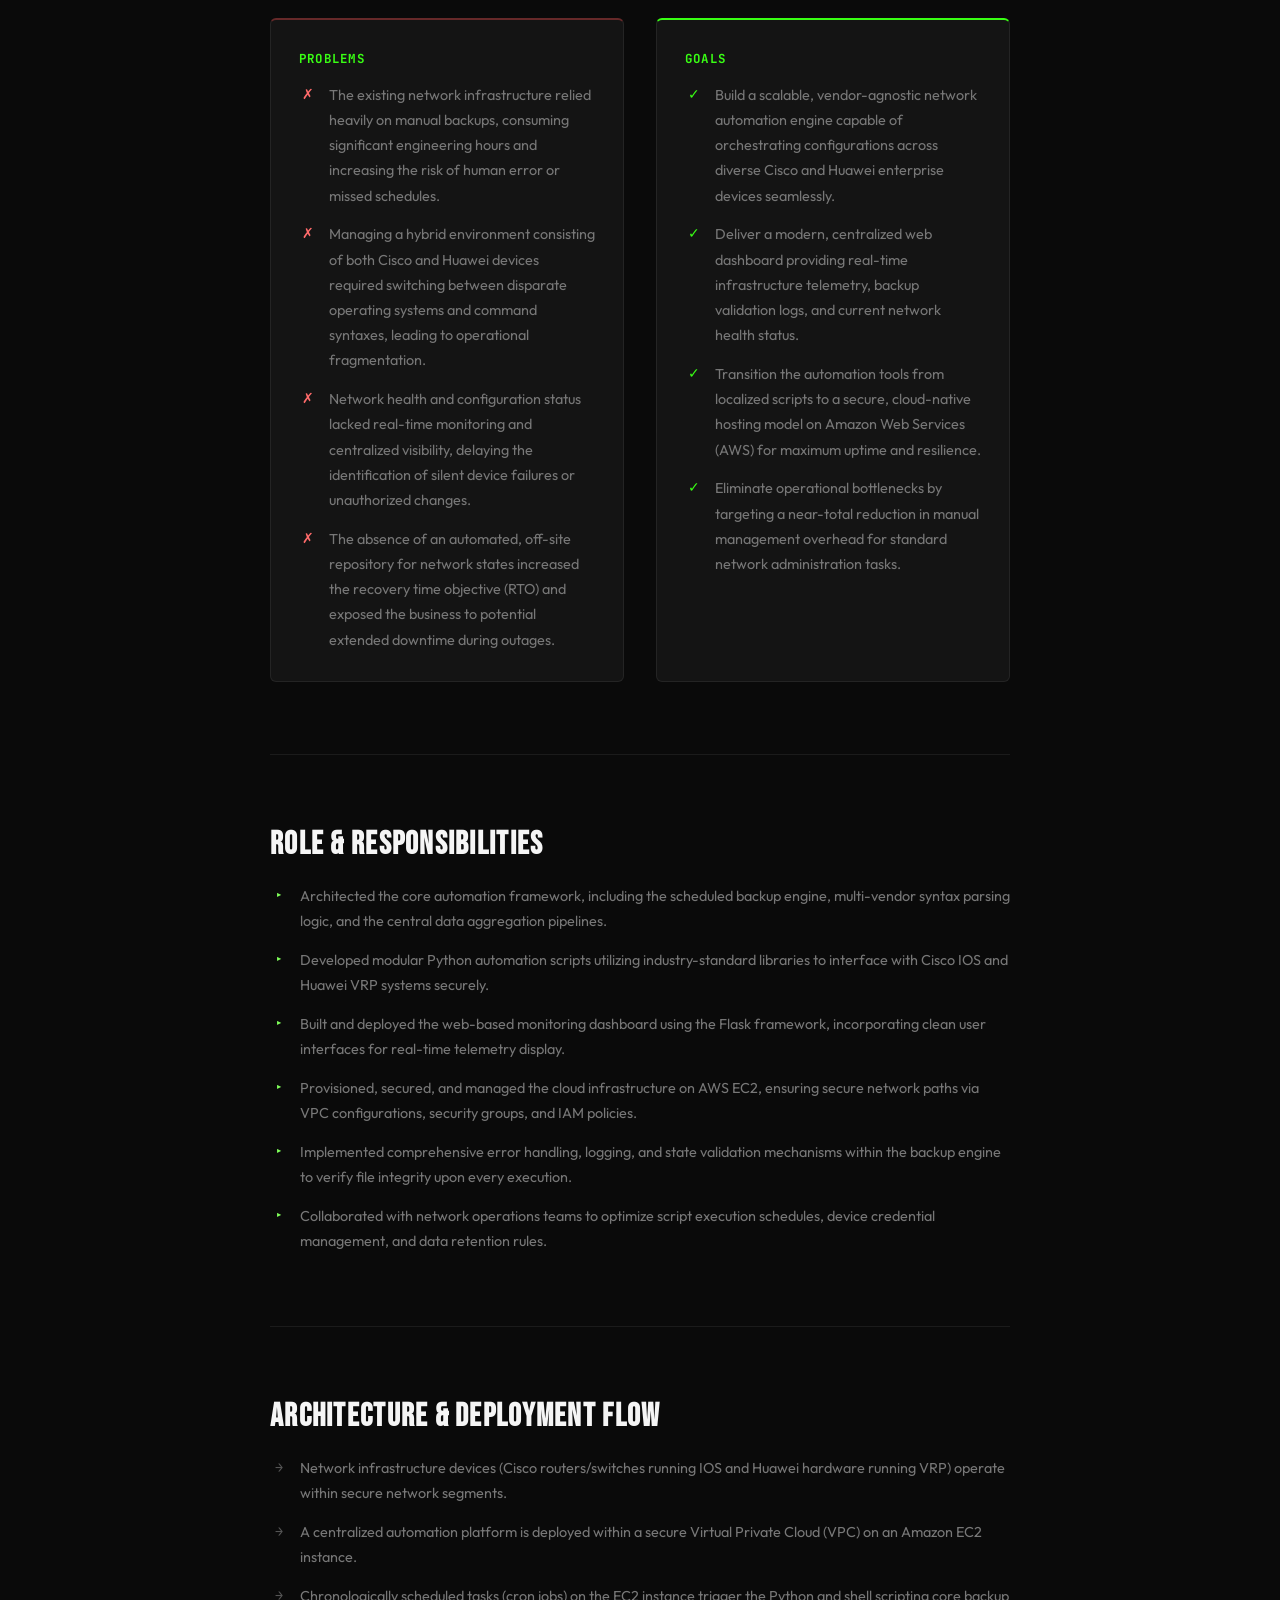
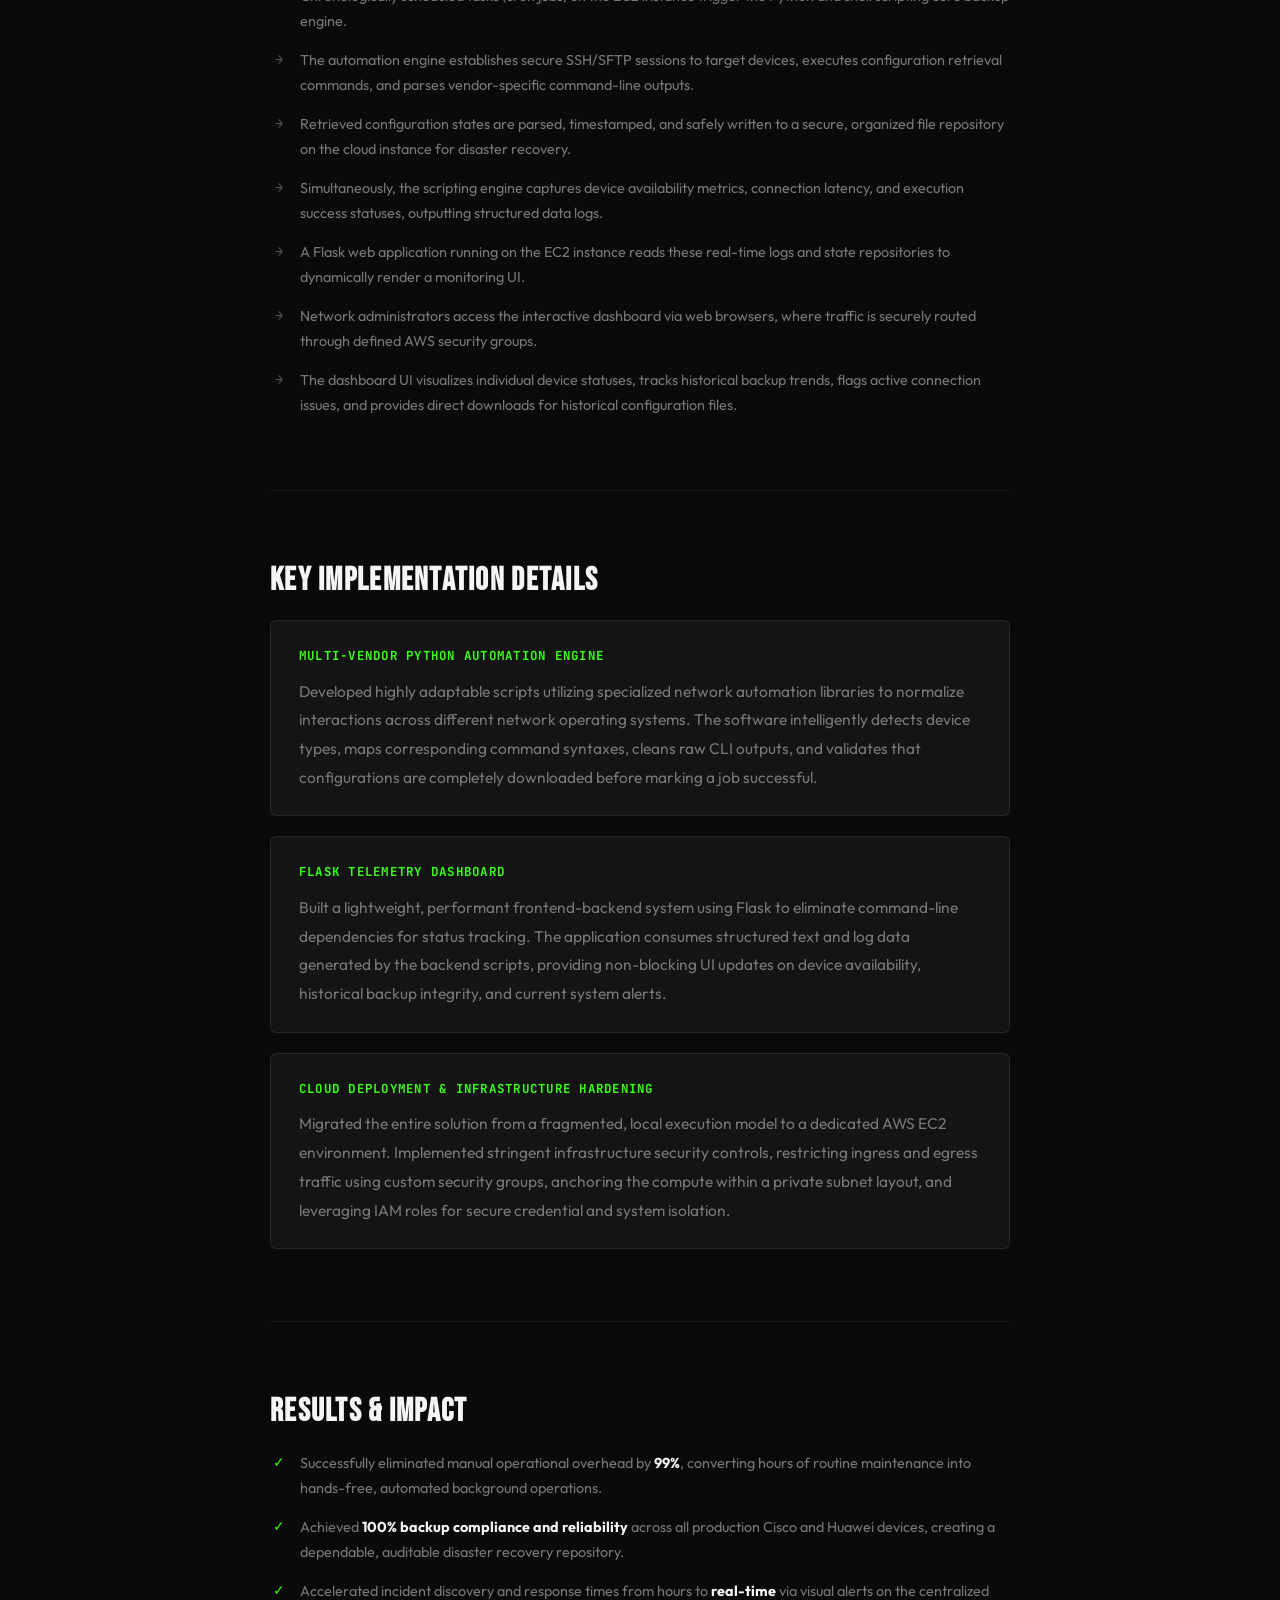
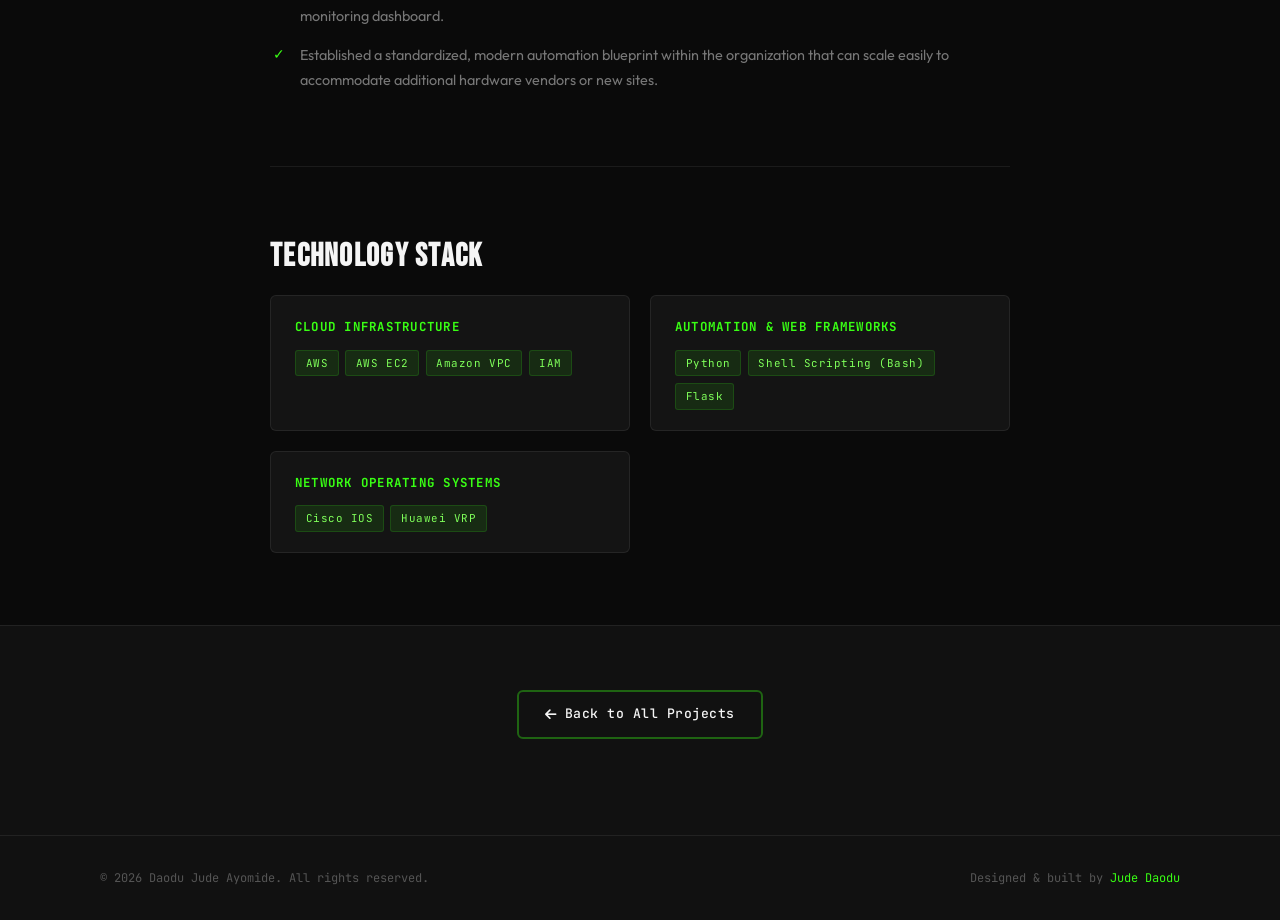
<file: projects/network-automation.html>
<!DOCTYPE html>
<html lang="en">
<head>
  <meta charset="UTF-8" />
  <meta name="viewport" content="width=device-width, initial-scale=1.0" />
  <meta name="description" content="Network Infrastructure Automation & Real-Time Monitoring Portal — a case study by Jude Daodu." />
  <title>Network Automation Case Study | Jude Daodu</title>

  <link rel="preconnect" href="https://fonts.googleapis.com" />
  <link rel="preconnect" href="https://fonts.gstatic.com" crossorigin />
  <link href="https://fonts.googleapis.com/css2?family=Bebas+Neue&family=Outfit:wght@300;400;500;600&family=JetBrains+Mono:wght@300;400;500&display=swap" rel="stylesheet" />
  <link rel="stylesheet" href="https://cdnjs.cloudflare.com/ajax/libs/font-awesome/6.5.0/css/all.min.css" />
  <link rel="stylesheet" href="../css/main.css" />
</head>
<body class="case-study-page">

  <!-- ░░ NAVBAR ░░ -->
  <header class="navbar" id="navbar">
    <div class="nav-inner">
      <a href="../index.html#hero" class="logo">JD<span class="logo-accent">.</span></a>
      <nav class="nav-links" id="navLinks">
        <a href="../index.html#about" class="nav-link">About</a>
        <a href="../index.html#skills" class="nav-link">Skills</a>
        <a href="../index.html#projects" class="nav-link">Projects</a>
        <a href="../index.html#contact" class="nav-link">Contact</a>
      </nav>
      <button class="hamburger" id="hamburger" aria-label="Toggle menu" aria-expanded="false">
        <span></span><span></span><span></span>
      </button>
    </div>
  </header>

  <main>

    <!-- ░░ CASE STUDY HERO ░░ -->
    <header class="case-study-hero">
      <div class="container case-study-hero-inner">
        <a href="../index.html#projects" class="case-back fade-in">
          <i class="fa-solid fa-arrow-left" aria-hidden="true"></i> Back to Portfolio
        </a>

        <div class="case-study-header fade-in">
          <p class="case-study-category">Automation &amp; Monitoring · Project 02</p>
          <h1 class="case-study-title">Network Infrastructure Automation &amp; Real-Time Monitoring Portal</h1>
          <p class="case-study-subtitle">Network Automation with AWS EC2, Python, Flask, &amp; Hybrid Hardware Environments</p>
        </div>

        <figure class="case-study-hero-image fade-in">
          <iframe
            src="../assets/diagrams/network-architecture-embed.html"
            title="Network config backup and monitoring architecture diagram"
            loading="eager"
            scrolling="no"
            tabindex="-1"
          ></iframe>
        </figure>
      </div>
    </header>

    <div class="container case-study-body">

      <!-- ░░ PROJECT OVERVIEW ░░ -->
      <section class="section fade-in" aria-labelledby="overview-heading">
        <h2 id="overview-heading">Project Overview</h2>
        <p>Designed and implemented an automated network configuration and monitoring solution for a rapidly growing fintech platform to streamline infrastructure management and ensure enterprise-grade disaster recovery. The project resolved critical operational bottlenecks across a multi-vendor network environment by integrating a custom-built automation engine with an interactive, centralized dashboard deployed on Amazon EC2. The architecture combines Python and shell scripting for scheduled, reliable configuration backups, a lightweight Flask web framework for real-time health telemetry, and secure networking protocols to communicate across production systems. This centralized platform minimizes configuration drift, ensures immediate recovery readiness, and delivers end-to-end visibility across all active corporate networking infrastructure.</p>
      </section>

      <!-- ░░ PROBLEMS & GOALS ░░ -->
      <section class="section fade-in" aria-labelledby="problems-goals-heading">
        <h2 id="problems-goals-heading" class="visually-hidden">Problems &amp; Goals</h2>

        <div class="case-grid-2">

          <div class="case-block case-block--problems">
            <h3>Problems</h3>
            <ul class="case-list case-list--problems">
              <li>
                <span class="case-list-icon" aria-hidden="true">✗</span>
                <span>The existing network infrastructure relied heavily on manual backups, consuming significant engineering hours and increasing the risk of human error or missed schedules.</span>
              </li>
              <li>
                <span class="case-list-icon" aria-hidden="true">✗</span>
                <span>Managing a hybrid environment consisting of both Cisco and Huawei devices required switching between disparate operating systems and command syntaxes, leading to operational fragmentation.</span>
              </li>
              <li>
                <span class="case-list-icon" aria-hidden="true">✗</span>
                <span>Network health and configuration status lacked real-time monitoring and centralized visibility, delaying the identification of silent device failures or unauthorized changes.</span>
              </li>
              <li>
                <span class="case-list-icon" aria-hidden="true">✗</span>
                <span>The absence of an automated, off-site repository for network states increased the recovery time objective (RTO) and exposed the business to potential extended downtime during outages.</span>
              </li>
            </ul>
          </div>

          <div class="case-block case-block--goals">
            <h3>Goals</h3>
            <ul class="case-list case-list--goals">
              <li>
                <span class="case-list-icon" aria-hidden="true">✓</span>
                <span>Build a scalable, vendor-agnostic network automation engine capable of orchestrating configurations across diverse Cisco and Huawei enterprise devices seamlessly.</span>
              </li>
              <li>
                <span class="case-list-icon" aria-hidden="true">✓</span>
                <span>Deliver a modern, centralized web dashboard providing real-time infrastructure telemetry, backup validation logs, and current network health status.</span>
              </li>
              <li>
                <span class="case-list-icon" aria-hidden="true">✓</span>
                <span>Transition the automation tools from localized scripts to a secure, cloud-native hosting model on Amazon Web Services (AWS) for maximum uptime and resilience.</span>
              </li>
              <li>
                <span class="case-list-icon" aria-hidden="true">✓</span>
                <span>Eliminate operational bottlenecks by targeting a near-total reduction in manual management overhead for standard network administration tasks.</span>
              </li>
            </ul>
          </div>

        </div>
      </section>

      <!-- ░░ ROLE & RESPONSIBILITIES ░░ -->
      <section class="section fade-in" aria-labelledby="role-heading">
        <h2 id="role-heading">Role &amp; Responsibilities</h2>
        <ul class="case-list case-list--role">
          <li>
            <span class="case-list-icon" aria-hidden="true">▸</span>
            <span>Architected the core automation framework, including the scheduled backup engine, multi-vendor syntax parsing logic, and the central data aggregation pipelines.</span>
          </li>
          <li>
            <span class="case-list-icon" aria-hidden="true">▸</span>
            <span>Developed modular Python automation scripts utilizing industry-standard libraries to interface with Cisco IOS and Huawei VRP systems securely.</span>
          </li>
          <li>
            <span class="case-list-icon" aria-hidden="true">▸</span>
            <span>Built and deployed the web-based monitoring dashboard using the Flask framework, incorporating clean user interfaces for real-time telemetry display.</span>
          </li>
          <li>
            <span class="case-list-icon" aria-hidden="true">▸</span>
            <span>Provisioned, secured, and managed the cloud infrastructure on AWS EC2, ensuring secure network paths via VPC configurations, security groups, and IAM policies.</span>
          </li>
          <li>
            <span class="case-list-icon" aria-hidden="true">▸</span>
            <span>Implemented comprehensive error handling, logging, and state validation mechanisms within the backup engine to verify file integrity upon every execution.</span>
          </li>
          <li>
            <span class="case-list-icon" aria-hidden="true">▸</span>
            <span>Collaborated with network operations teams to optimize script execution schedules, device credential management, and data retention rules.</span>
          </li>
        </ul>
      </section>

      <!-- ░░ ARCHITECTURE & DEPLOYMENT FLOW ░░ -->
      <section class="section fade-in" aria-labelledby="architecture-heading">
        <h2 id="architecture-heading">Architecture &amp; Deployment Flow</h2>
        <ul class="case-list case-list--arch">
          <li>
            <span class="case-list-icon" aria-hidden="true">→</span>
            <span>Network infrastructure devices (Cisco routers/switches running IOS and Huawei hardware running VRP) operate within secure network segments.</span>
          </li>
          <li>
            <span class="case-list-icon" aria-hidden="true">→</span>
            <span>A centralized automation platform is deployed within a secure Virtual Private Cloud (VPC) on an Amazon EC2 instance.</span>
          </li>
          <li>
            <span class="case-list-icon" aria-hidden="true">→</span>
            <span>Chronologically scheduled tasks (cron jobs) on the EC2 instance trigger the Python and shell scripting core backup engine.</span>
          </li>
          <li>
            <span class="case-list-icon" aria-hidden="true">→</span>
            <span>The automation engine establishes secure SSH/SFTP sessions to target devices, executes configuration retrieval commands, and parses vendor-specific command-line outputs.</span>
          </li>
          <li>
            <span class="case-list-icon" aria-hidden="true">→</span>
            <span>Retrieved configuration states are parsed, timestamped, and safely written to a secure, organized file repository on the cloud instance for disaster recovery.</span>
          </li>
          <li>
            <span class="case-list-icon" aria-hidden="true">→</span>
            <span>Simultaneously, the scripting engine captures device availability metrics, connection latency, and execution success statuses, outputting structured data logs.</span>
          </li>
          <li>
            <span class="case-list-icon" aria-hidden="true">→</span>
            <span>A Flask web application running on the EC2 instance reads these real-time logs and state repositories to dynamically render a monitoring UI.</span>
          </li>
          <li>
            <span class="case-list-icon" aria-hidden="true">→</span>
            <span>Network administrators access the interactive dashboard via web browsers, where traffic is securely routed through defined AWS security groups.</span>
          </li>
          <li>
            <span class="case-list-icon" aria-hidden="true">→</span>
            <span>The dashboard UI visualizes individual device statuses, tracks historical backup trends, flags active connection issues, and provides direct downloads for historical configuration files.</span>
          </li>
        </ul>
      </section>

      <!-- ░░ KEY IMPLEMENTATION DETAILS ░░ -->
      <section class="section fade-in" aria-labelledby="implementation-heading">
        <h2 id="implementation-heading">Key Implementation Details</h2>

        <div class="case-detail-cards">

          <article class="case-detail-card">
            <h3>Multi-Vendor Python Automation Engine</h3>
            <p>Developed highly adaptable scripts utilizing specialized network automation libraries to normalize interactions across different network operating systems. The software intelligently detects device types, maps corresponding command syntaxes, cleans raw CLI outputs, and validates that configurations are completely downloaded before marking a job successful.</p>
          </article>

          <article class="case-detail-card">
            <h3>Flask Telemetry Dashboard</h3>
            <p>Built a lightweight, performant frontend-backend system using Flask to eliminate command-line dependencies for status tracking. The application consumes structured text and log data generated by the backend scripts, providing non-blocking UI updates on device availability, historical backup integrity, and current system alerts.</p>
          </article>

          <article class="case-detail-card">
            <h3>Cloud Deployment &amp; Infrastructure Hardening</h3>
            <p>Migrated the entire solution from a fragmented, local execution model to a dedicated AWS EC2 environment. Implemented stringent infrastructure security controls, restricting ingress and egress traffic using custom security groups, anchoring the compute within a private subnet layout, and leveraging IAM roles for secure credential and system isolation.</p>
          </article>

        </div>
      </section>

      <!-- ░░ RESULTS & IMPACT ░░ -->
      <section class="section fade-in" aria-labelledby="results-heading">
        <h2 id="results-heading">Results &amp; Impact</h2>
        <ul class="case-list case-list--results">
          <li>
            <span class="case-list-icon" aria-hidden="true">✓</span>
            <span>Successfully eliminated manual operational overhead by <strong>99%</strong>, converting hours of routine maintenance into hands-free, automated background operations.</span>
          </li>
          <li>
            <span class="case-list-icon" aria-hidden="true">✓</span>
            <span>Achieved <strong>100% backup compliance and reliability</strong> across all production Cisco and Huawei devices, creating a dependable, auditable disaster recovery repository.</span>
          </li>
          <li>
            <span class="case-list-icon" aria-hidden="true">✓</span>
            <span>Accelerated incident discovery and response times from hours to <strong>real-time</strong> via visual alerts on the centralized monitoring dashboard.</span>
          </li>
          <li>
            <span class="case-list-icon" aria-hidden="true">✓</span>
            <span>Established a standardized, modern automation blueprint within the organization that can scale easily to accommodate additional hardware vendors or new sites.</span>
          </li>
        </ul>
      </section>

      <!-- ░░ TECHNOLOGY STACK ░░ -->
      <section class="section fade-in" aria-labelledby="tech-heading">
        <h2 id="tech-heading">Technology Stack</h2>

        <div class="case-tech-grid">

          <div class="case-tech-group">
            <h3>Cloud Infrastructure</h3>
            <div class="case-tech-tags">
              <span class="tag">AWS</span>
              <span class="tag">AWS EC2</span>
              <span class="tag">Amazon VPC</span>
              <span class="tag">IAM</span>
            </div>
          </div>

          <div class="case-tech-group">
            <h3>Automation &amp; Web Frameworks</h3>
            <div class="case-tech-tags">
              <span class="tag">Python</span>
              <span class="tag">Shell Scripting (Bash)</span>
              <span class="tag">Flask</span>
            </div>
          </div>

          <div class="case-tech-group">
            <h3>Network Operating Systems</h3>
            <div class="case-tech-tags">
              <span class="tag">Cisco IOS</span>
              <span class="tag">Huawei VRP</span>
            </div>
          </div>

        </div>
      </section>

    </div>

    <!-- ░░ BACK CTA ░░ -->
    <div class="case-study-footer-cta fade-in">
      <a href="../index.html#projects" class="btn btn-ghost">
        <i class="fa-solid fa-arrow-left"></i> Back to All Projects
      </a>
    </div>

  </main>

  <!-- ░░ FOOTER ░░ -->
  <footer class="footer">
    <div class="container">
      <div class="footer-inner">
        <p class="footer-copy">&copy; <span id="year"></span> Daodu Jude Ayomide. All rights reserved.</p>
        <p class="footer-built">Designed &amp; built by <span class="accent">Jude Daodu</span></p>
      </div>
    </div>
  </footer>

  <script src="../js/main.js"></script>
</body>
</html>
</file>
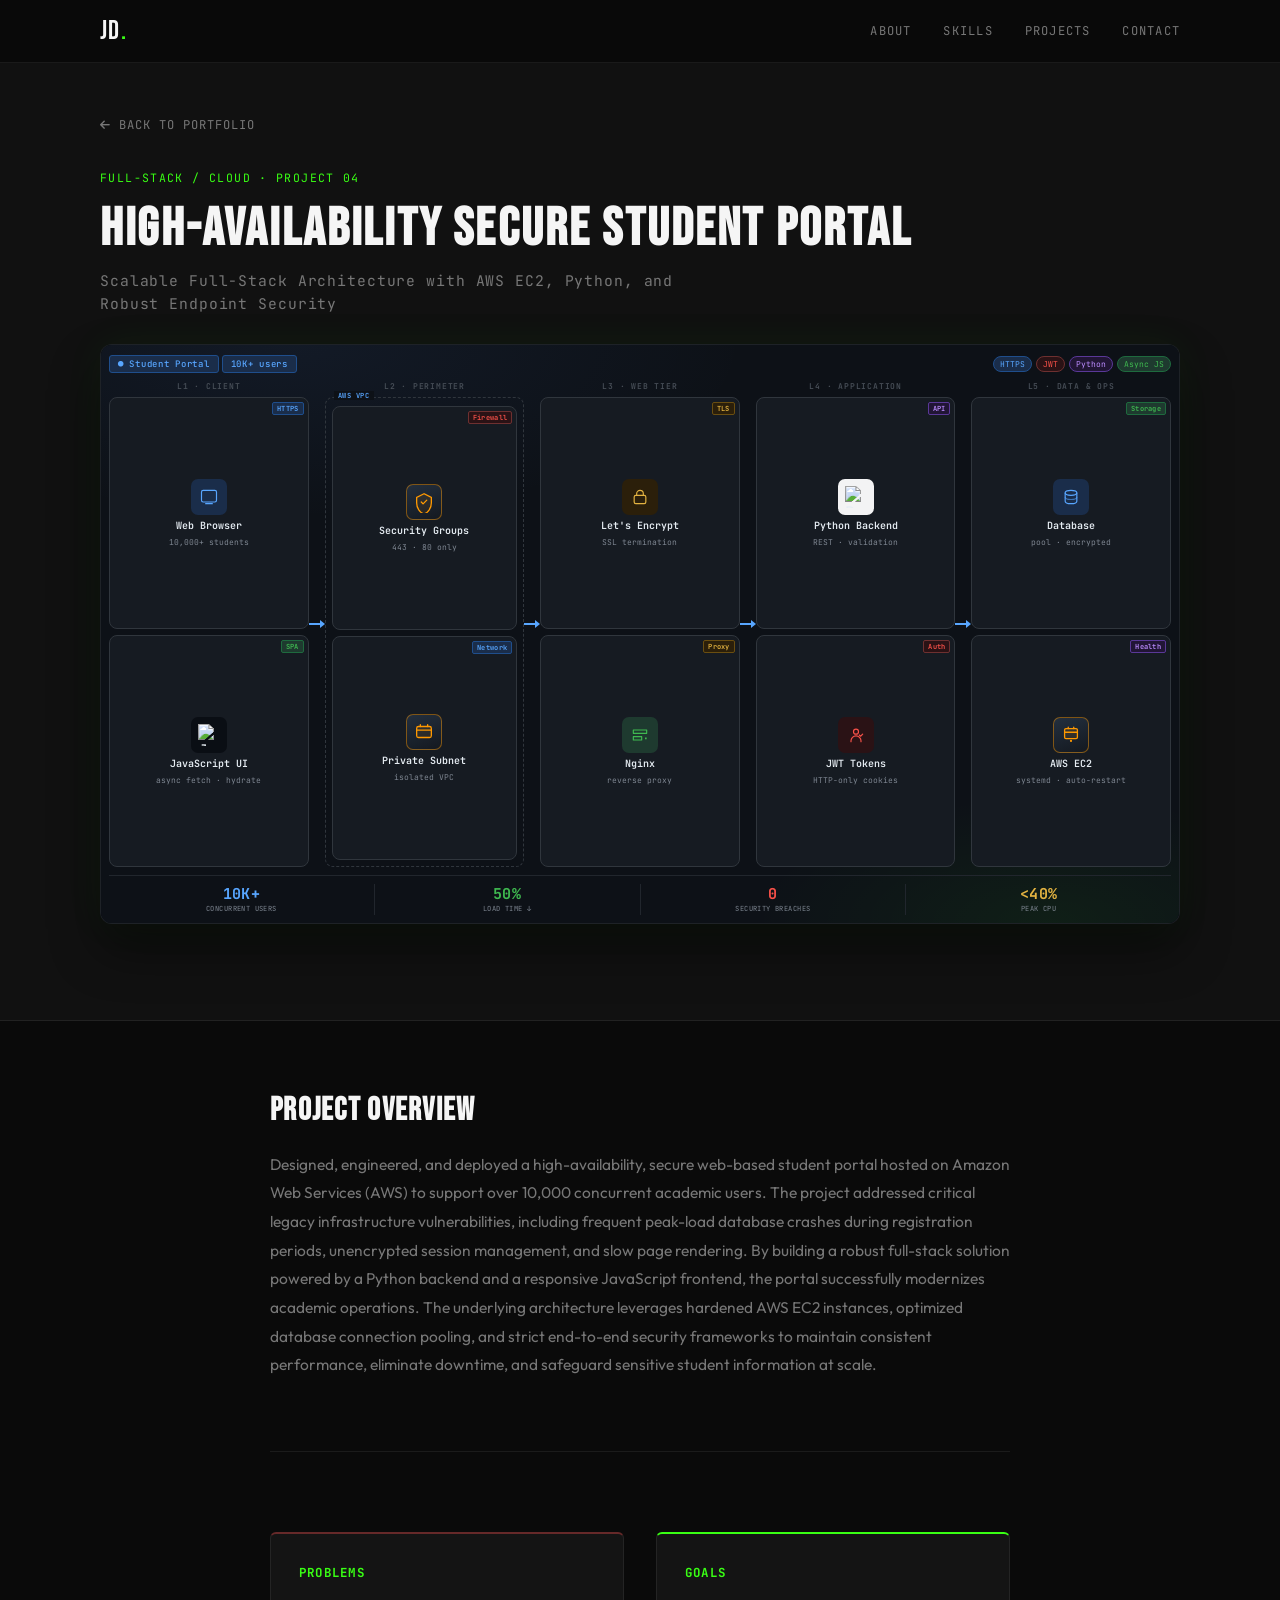
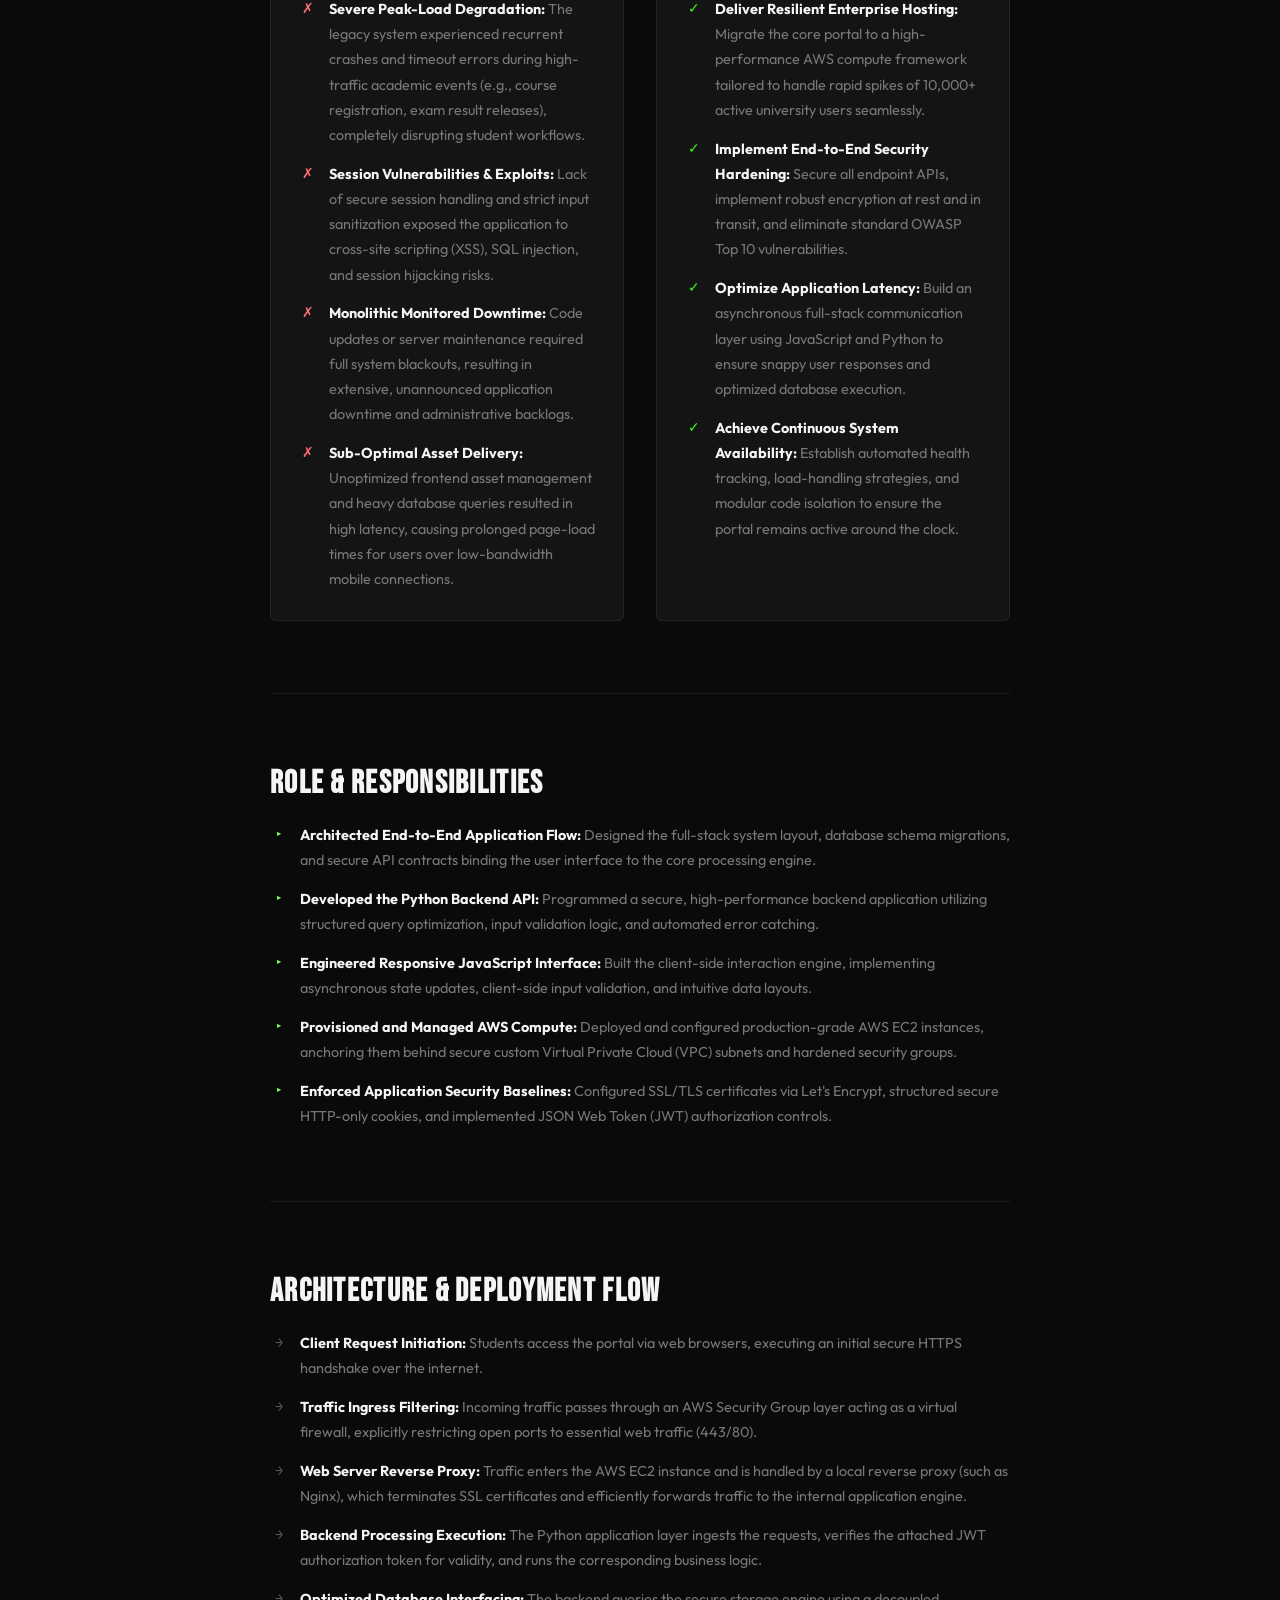
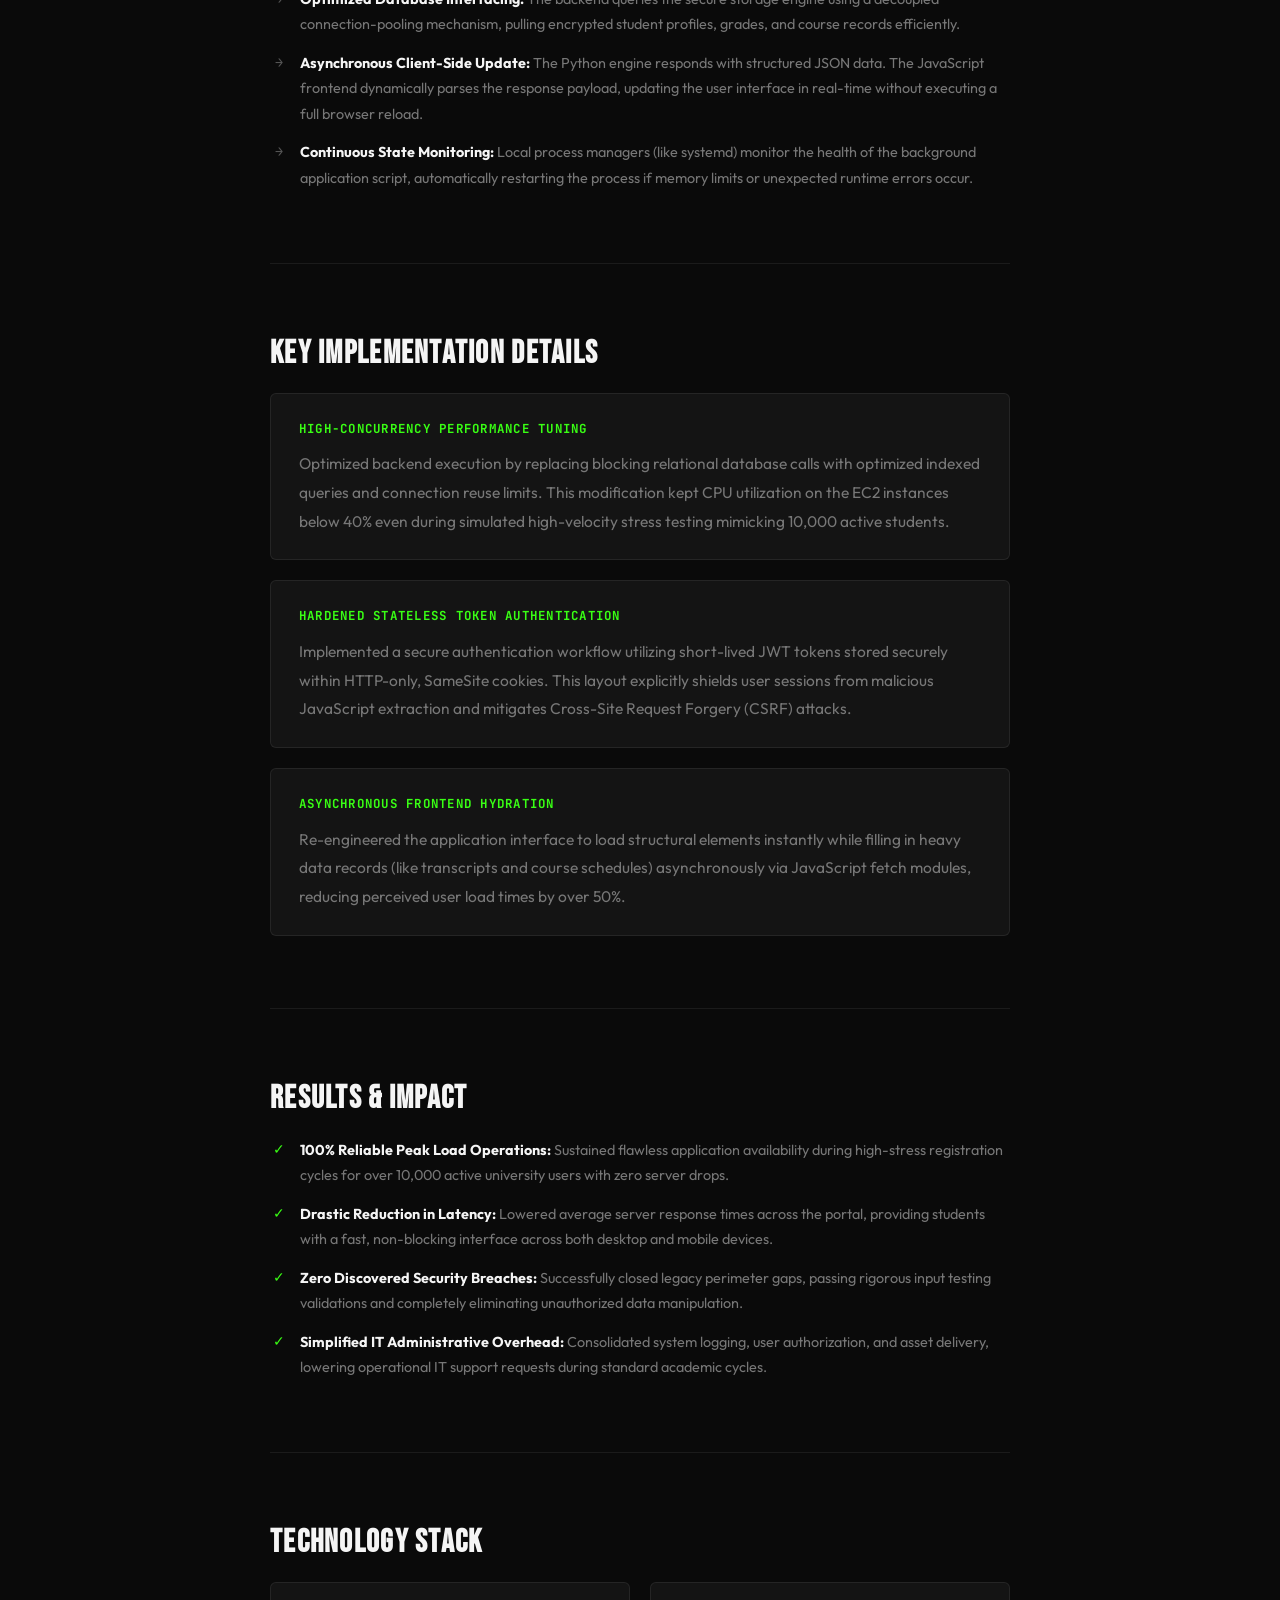
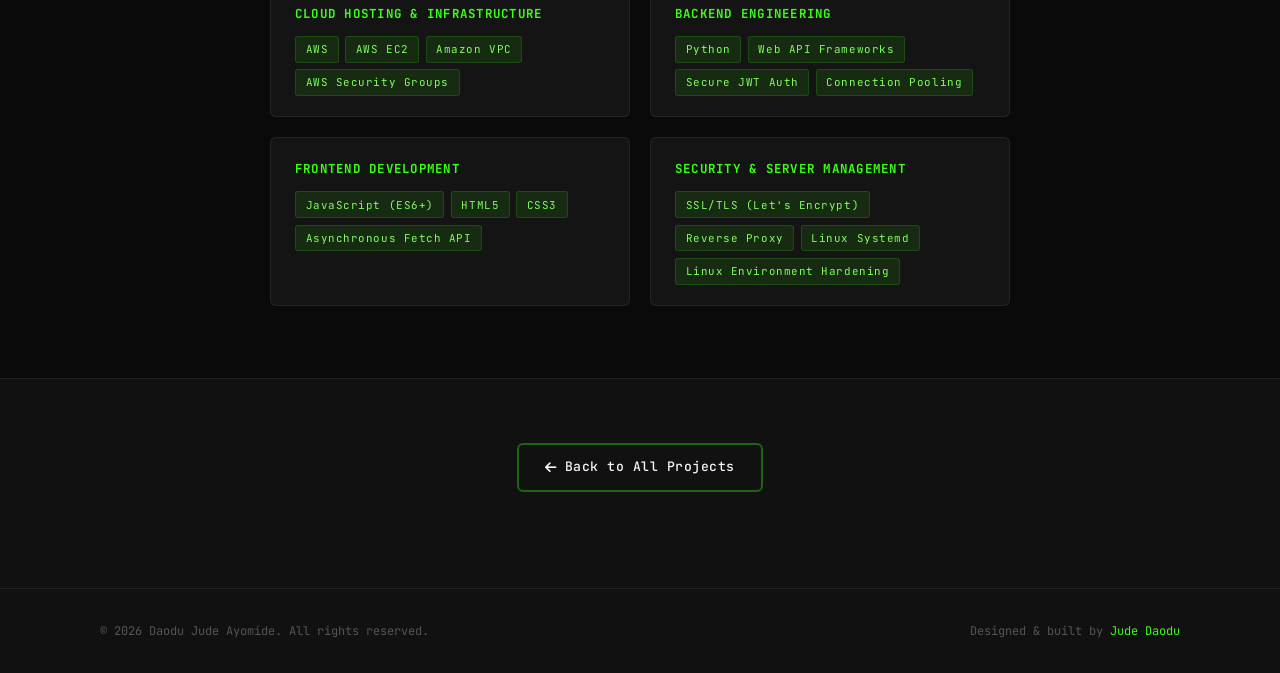
<file: projects/student-portal.html>
<!DOCTYPE html>
<html lang="en">
<head>
  <meta charset="UTF-8" />
  <meta name="viewport" content="width=device-width, initial-scale=1.0" />
  <meta name="description" content="High-Availability Secure Student Portal — a case study by Jude Daodu." />
  <title>Secure Student Portal Case Study | Jude Daodu</title>

  <link rel="preconnect" href="https://fonts.googleapis.com" />
  <link rel="preconnect" href="https://fonts.gstatic.com" crossorigin />
  <link href="https://fonts.googleapis.com/css2?family=Bebas+Neue&family=Outfit:wght@300;400;500;600&family=JetBrains+Mono:wght@300;400;500&display=swap" rel="stylesheet" />
  <link rel="stylesheet" href="https://cdnjs.cloudflare.com/ajax/libs/font-awesome/6.5.0/css/all.min.css" />
  <link rel="stylesheet" href="../css/main.css" />
</head>
<body class="case-study-page">

  <header class="navbar" id="navbar">
    <div class="nav-inner">
      <a href="../index.html#hero" class="logo">JD<span class="logo-accent">.</span></a>
      <nav class="nav-links" id="navLinks">
        <a href="../index.html#about" class="nav-link">About</a>
        <a href="../index.html#skills" class="nav-link">Skills</a>
        <a href="../index.html#projects" class="nav-link">Projects</a>
        <a href="../index.html#contact" class="nav-link">Contact</a>
      </nav>
      <button class="hamburger" id="hamburger" aria-label="Toggle menu" aria-expanded="false">
        <span></span><span></span><span></span>
      </button>
    </div>
  </header>

  <main>

    <header class="case-study-hero">
      <div class="container case-study-hero-inner">
        <a href="../index.html#projects" class="case-back fade-in">
          <i class="fa-solid fa-arrow-left" aria-hidden="true"></i> Back to Portfolio
        </a>

        <div class="case-study-header fade-in">
          <p class="case-study-category">Full-Stack / Cloud · Project 04</p>
          <h1 class="case-study-title">High-Availability Secure Student Portal</h1>
          <p class="case-study-subtitle">Scalable Full-Stack Architecture with AWS EC2, Python, and Robust Endpoint Security</p>
        </div>

        <figure class="case-study-hero-image fade-in">
          <iframe
            src="../assets/diagrams/student-portal-architecture-embed.html"
            title="Secure student portal architecture diagram"
            loading="eager"
            scrolling="no"
            tabindex="-1"
          ></iframe>
        </figure>
      </div>
    </header>

    <div class="container case-study-body">

      <section class="section fade-in" aria-labelledby="overview-heading">
        <h2 id="overview-heading">Project Overview</h2>
        <p>Designed, engineered, and deployed a high-availability, secure web-based student portal hosted on Amazon Web Services (AWS) to support over 10,000 concurrent academic users. The project addressed critical legacy infrastructure vulnerabilities, including frequent peak-load database crashes during registration periods, unencrypted session management, and slow page rendering. By building a robust full-stack solution powered by a Python backend and a responsive JavaScript frontend, the portal successfully modernizes academic operations. The underlying architecture leverages hardened AWS EC2 instances, optimized database connection pooling, and strict end-to-end security frameworks to maintain consistent performance, eliminate downtime, and safeguard sensitive student information at scale.</p>
      </section>

      <section class="section fade-in" aria-labelledby="problems-goals-heading">
        <h2 id="problems-goals-heading" class="visually-hidden">Problems &amp; Goals</h2>

        <div class="case-grid-2">

          <div class="case-block case-block--problems">
            <h3>Problems</h3>
            <ul class="case-list case-list--problems">
              <li>
                <span class="case-list-icon" aria-hidden="true">✗</span>
                <span><strong>Severe Peak-Load Degradation:</strong> The legacy system experienced recurrent crashes and timeout errors during high-traffic academic events (e.g., course registration, exam result releases), completely disrupting student workflows.</span>
              </li>
              <li>
                <span class="case-list-icon" aria-hidden="true">✗</span>
                <span><strong>Session Vulnerabilities &amp; Exploits:</strong> Lack of secure session handling and strict input sanitization exposed the application to cross-site scripting (XSS), SQL injection, and session hijacking risks.</span>
              </li>
              <li>
                <span class="case-list-icon" aria-hidden="true">✗</span>
                <span><strong>Monolithic Monitored Downtime:</strong> Code updates or server maintenance required full system blackouts, resulting in extensive, unannounced application downtime and administrative backlogs.</span>
              </li>
              <li>
                <span class="case-list-icon" aria-hidden="true">✗</span>
                <span><strong>Sub-Optimal Asset Delivery:</strong> Unoptimized frontend asset management and heavy database queries resulted in high latency, causing prolonged page-load times for users over low-bandwidth mobile connections.</span>
              </li>
            </ul>
          </div>

          <div class="case-block case-block--goals">
            <h3>Goals</h3>
            <ul class="case-list case-list--goals">
              <li>
                <span class="case-list-icon" aria-hidden="true">✓</span>
                <span><strong>Deliver Resilient Enterprise Hosting:</strong> Migrate the core portal to a high-performance AWS compute framework tailored to handle rapid spikes of 10,000+ active university users seamlessly.</span>
              </li>
              <li>
                <span class="case-list-icon" aria-hidden="true">✓</span>
                <span><strong>Implement End-to-End Security Hardening:</strong> Secure all endpoint APIs, implement robust encryption at rest and in transit, and eliminate standard OWASP Top 10 vulnerabilities.</span>
              </li>
              <li>
                <span class="case-list-icon" aria-hidden="true">✓</span>
                <span><strong>Optimize Application Latency:</strong> Build an asynchronous full-stack communication layer using JavaScript and Python to ensure snappy user responses and optimized database execution.</span>
              </li>
              <li>
                <span class="case-list-icon" aria-hidden="true">✓</span>
                <span><strong>Achieve Continuous System Availability:</strong> Establish automated health tracking, load-handling strategies, and modular code isolation to ensure the portal remains active around the clock.</span>
              </li>
            </ul>
          </div>

        </div>
      </section>

      <section class="section fade-in" aria-labelledby="role-heading">
        <h2 id="role-heading">Role &amp; Responsibilities</h2>
        <ul class="case-list case-list--role">
          <li>
            <span class="case-list-icon" aria-hidden="true">▸</span>
            <span><strong>Architected End-to-End Application Flow:</strong> Designed the full-stack system layout, database schema migrations, and secure API contracts binding the user interface to the core processing engine.</span>
          </li>
          <li>
            <span class="case-list-icon" aria-hidden="true">▸</span>
            <span><strong>Developed the Python Backend API:</strong> Programmed a secure, high-performance backend application utilizing structured query optimization, input validation logic, and automated error catching.</span>
          </li>
          <li>
            <span class="case-list-icon" aria-hidden="true">▸</span>
            <span><strong>Engineered Responsive JavaScript Interface:</strong> Built the client-side interaction engine, implementing asynchronous state updates, client-side input validation, and intuitive data layouts.</span>
          </li>
          <li>
            <span class="case-list-icon" aria-hidden="true">▸</span>
            <span><strong>Provisioned and Managed AWS Compute:</strong> Deployed and configured production-grade AWS EC2 instances, anchoring them behind secure custom Virtual Private Cloud (VPC) subnets and hardened security groups.</span>
          </li>
          <li>
            <span class="case-list-icon" aria-hidden="true">▸</span>
            <span><strong>Enforced Application Security Baselines:</strong> Configured SSL/TLS certificates via Let&apos;s Encrypt, structured secure HTTP-only cookies, and implemented JSON Web Token (JWT) authorization controls.</span>
          </li>
        </ul>
      </section>

      <section class="section fade-in" aria-labelledby="architecture-heading">
        <h2 id="architecture-heading">Architecture &amp; Deployment Flow</h2>
        <ul class="case-list case-list--arch">
          <li>
            <span class="case-list-icon" aria-hidden="true">→</span>
            <span><strong>Client Request Initiation:</strong> Students access the portal via web browsers, executing an initial secure HTTPS handshake over the internet.</span>
          </li>
          <li>
            <span class="case-list-icon" aria-hidden="true">→</span>
            <span><strong>Traffic Ingress Filtering:</strong> Incoming traffic passes through an AWS Security Group layer acting as a virtual firewall, explicitly restricting open ports to essential web traffic (443/80).</span>
          </li>
          <li>
            <span class="case-list-icon" aria-hidden="true">→</span>
            <span><strong>Web Server Reverse Proxy:</strong> Traffic enters the AWS EC2 instance and is handled by a local reverse proxy (such as Nginx), which terminates SSL certificates and efficiently forwards traffic to the internal application engine.</span>
          </li>
          <li>
            <span class="case-list-icon" aria-hidden="true">→</span>
            <span><strong>Backend Processing Execution:</strong> The Python application layer ingests the requests, verifies the attached JWT authorization token for validity, and runs the corresponding business logic.</span>
          </li>
          <li>
            <span class="case-list-icon" aria-hidden="true">→</span>
            <span><strong>Optimized Database Interfacing:</strong> The backend queries the secure storage engine using a decoupled connection-pooling mechanism, pulling encrypted student profiles, grades, and course records efficiently.</span>
          </li>
          <li>
            <span class="case-list-icon" aria-hidden="true">→</span>
            <span><strong>Asynchronous Client-Side Update:</strong> The Python engine responds with structured JSON data. The JavaScript frontend dynamically parses the response payload, updating the user interface in real-time without executing a full browser reload.</span>
          </li>
          <li>
            <span class="case-list-icon" aria-hidden="true">→</span>
            <span><strong>Continuous State Monitoring:</strong> Local process managers (like systemd) monitor the health of the background application script, automatically restarting the process if memory limits or unexpected runtime errors occur.</span>
          </li>
        </ul>
      </section>

      <section class="section fade-in" aria-labelledby="implementation-heading">
        <h2 id="implementation-heading">Key Implementation Details</h2>

        <div class="case-detail-cards">

          <article class="case-detail-card">
            <h3>High-Concurrency Performance Tuning</h3>
            <p>Optimized backend execution by replacing blocking relational database calls with optimized indexed queries and connection reuse limits. This modification kept CPU utilization on the EC2 instances below 40% even during simulated high-velocity stress testing mimicking 10,000 active students.</p>
          </article>

          <article class="case-detail-card">
            <h3>Hardened Stateless Token Authentication</h3>
            <p>Implemented a secure authentication workflow utilizing short-lived JWT tokens stored securely within HTTP-only, SameSite cookies. This layout explicitly shields user sessions from malicious JavaScript extraction and mitigates Cross-Site Request Forgery (CSRF) attacks.</p>
          </article>

          <article class="case-detail-card">
            <h3>Asynchronous Frontend Hydration</h3>
            <p>Re-engineered the application interface to load structural elements instantly while filling in heavy data records (like transcripts and course schedules) asynchronously via JavaScript fetch modules, reducing perceived user load times by over 50%.</p>
          </article>

        </div>
      </section>

      <section class="section fade-in" aria-labelledby="results-heading">
        <h2 id="results-heading">Results &amp; Impact</h2>
        <ul class="case-list case-list--results">
          <li>
            <span class="case-list-icon" aria-hidden="true">✓</span>
            <span><strong>100% Reliable Peak Load Operations:</strong> Sustained flawless application availability during high-stress registration cycles for over 10,000 active university users with zero server drops.</span>
          </li>
          <li>
            <span class="case-list-icon" aria-hidden="true">✓</span>
            <span><strong>Drastic Reduction in Latency:</strong> Lowered average server response times across the portal, providing students with a fast, non-blocking interface across both desktop and mobile devices.</span>
          </li>
          <li>
            <span class="case-list-icon" aria-hidden="true">✓</span>
            <span><strong>Zero Discovered Security Breaches:</strong> Successfully closed legacy perimeter gaps, passing rigorous input testing validations and completely eliminating unauthorized data manipulation.</span>
          </li>
          <li>
            <span class="case-list-icon" aria-hidden="true">✓</span>
            <span><strong>Simplified IT Administrative Overhead:</strong> Consolidated system logging, user authorization, and asset delivery, lowering operational IT support requests during standard academic cycles.</span>
          </li>
        </ul>
      </section>

      <section class="section fade-in" aria-labelledby="tech-heading">
        <h2 id="tech-heading">Technology Stack</h2>

        <div class="case-tech-grid">

          <div class="case-tech-group">
            <h3>Cloud Hosting &amp; Infrastructure</h3>
            <div class="case-tech-tags">
              <span class="tag">AWS</span>
              <span class="tag">AWS EC2</span>
              <span class="tag">Amazon VPC</span>
              <span class="tag">AWS Security Groups</span>
            </div>
          </div>

          <div class="case-tech-group">
            <h3>Backend Engineering</h3>
            <div class="case-tech-tags">
              <span class="tag">Python</span>
              <span class="tag">Web API Frameworks</span>
              <span class="tag">Secure JWT Auth</span>
              <span class="tag">Connection Pooling</span>
            </div>
          </div>

          <div class="case-tech-group">
            <h3>Frontend Development</h3>
            <div class="case-tech-tags">
              <span class="tag">JavaScript (ES6+)</span>
              <span class="tag">HTML5</span>
              <span class="tag">CSS3</span>
              <span class="tag">Asynchronous Fetch API</span>
            </div>
          </div>

          <div class="case-tech-group">
            <h3>Security &amp; Server Management</h3>
            <div class="case-tech-tags">
              <span class="tag">SSL/TLS (Let&apos;s Encrypt)</span>
              <span class="tag">Reverse Proxy</span>
              <span class="tag">Linux Systemd</span>
              <span class="tag">Linux Environment Hardening</span>
            </div>
          </div>

        </div>
      </section>

    </div>

    <div class="case-study-footer-cta fade-in">
      <a href="../index.html#projects" class="btn btn-ghost">
        <i class="fa-solid fa-arrow-left"></i> Back to All Projects
      </a>
    </div>

  </main>

  <footer class="footer">
    <div class="container">
      <div class="footer-inner">
        <p class="footer-copy">&copy; <span id="year"></span> Daodu Jude Ayomide. All rights reserved.</p>
        <p class="footer-built">Designed &amp; built by <span class="accent">Jude Daodu</span></p>
      </div>
    </div>
  </footer>

  <script src="../js/main.js"></script>
</body>
</html>
</file>
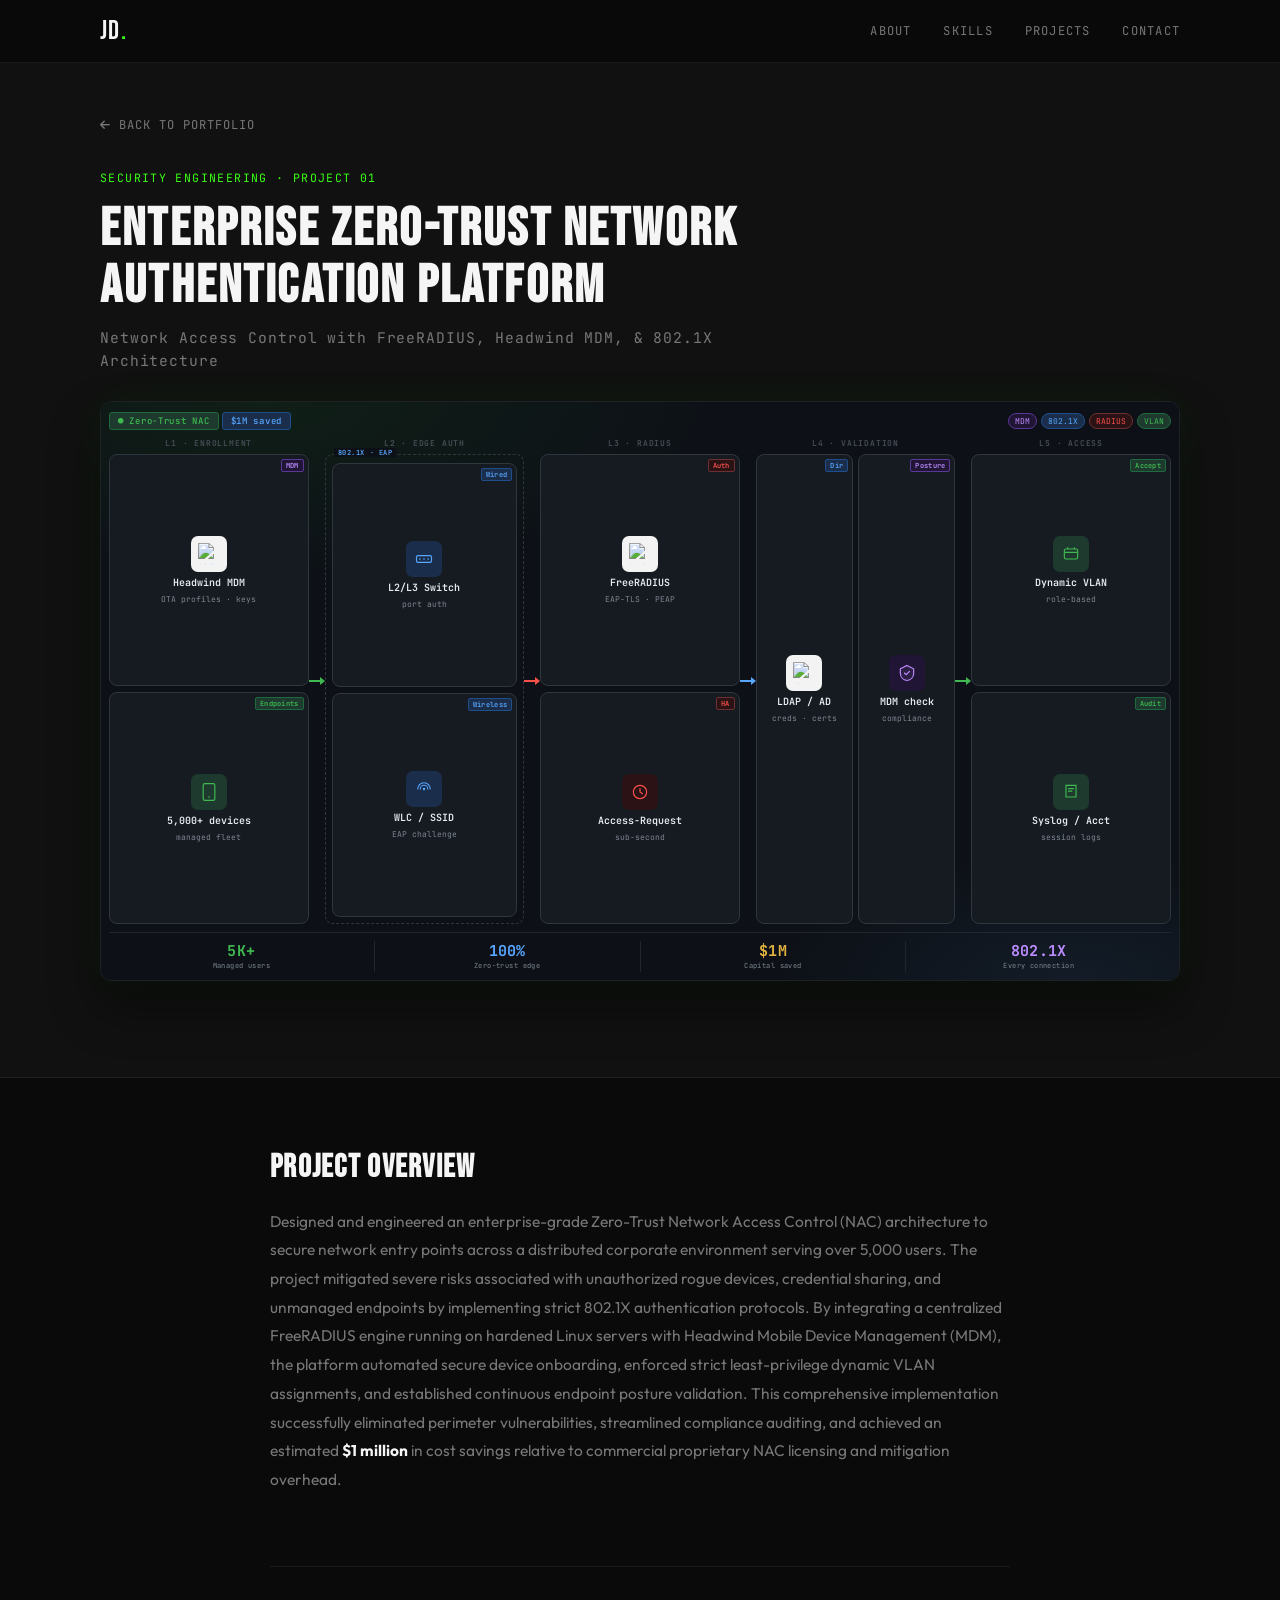
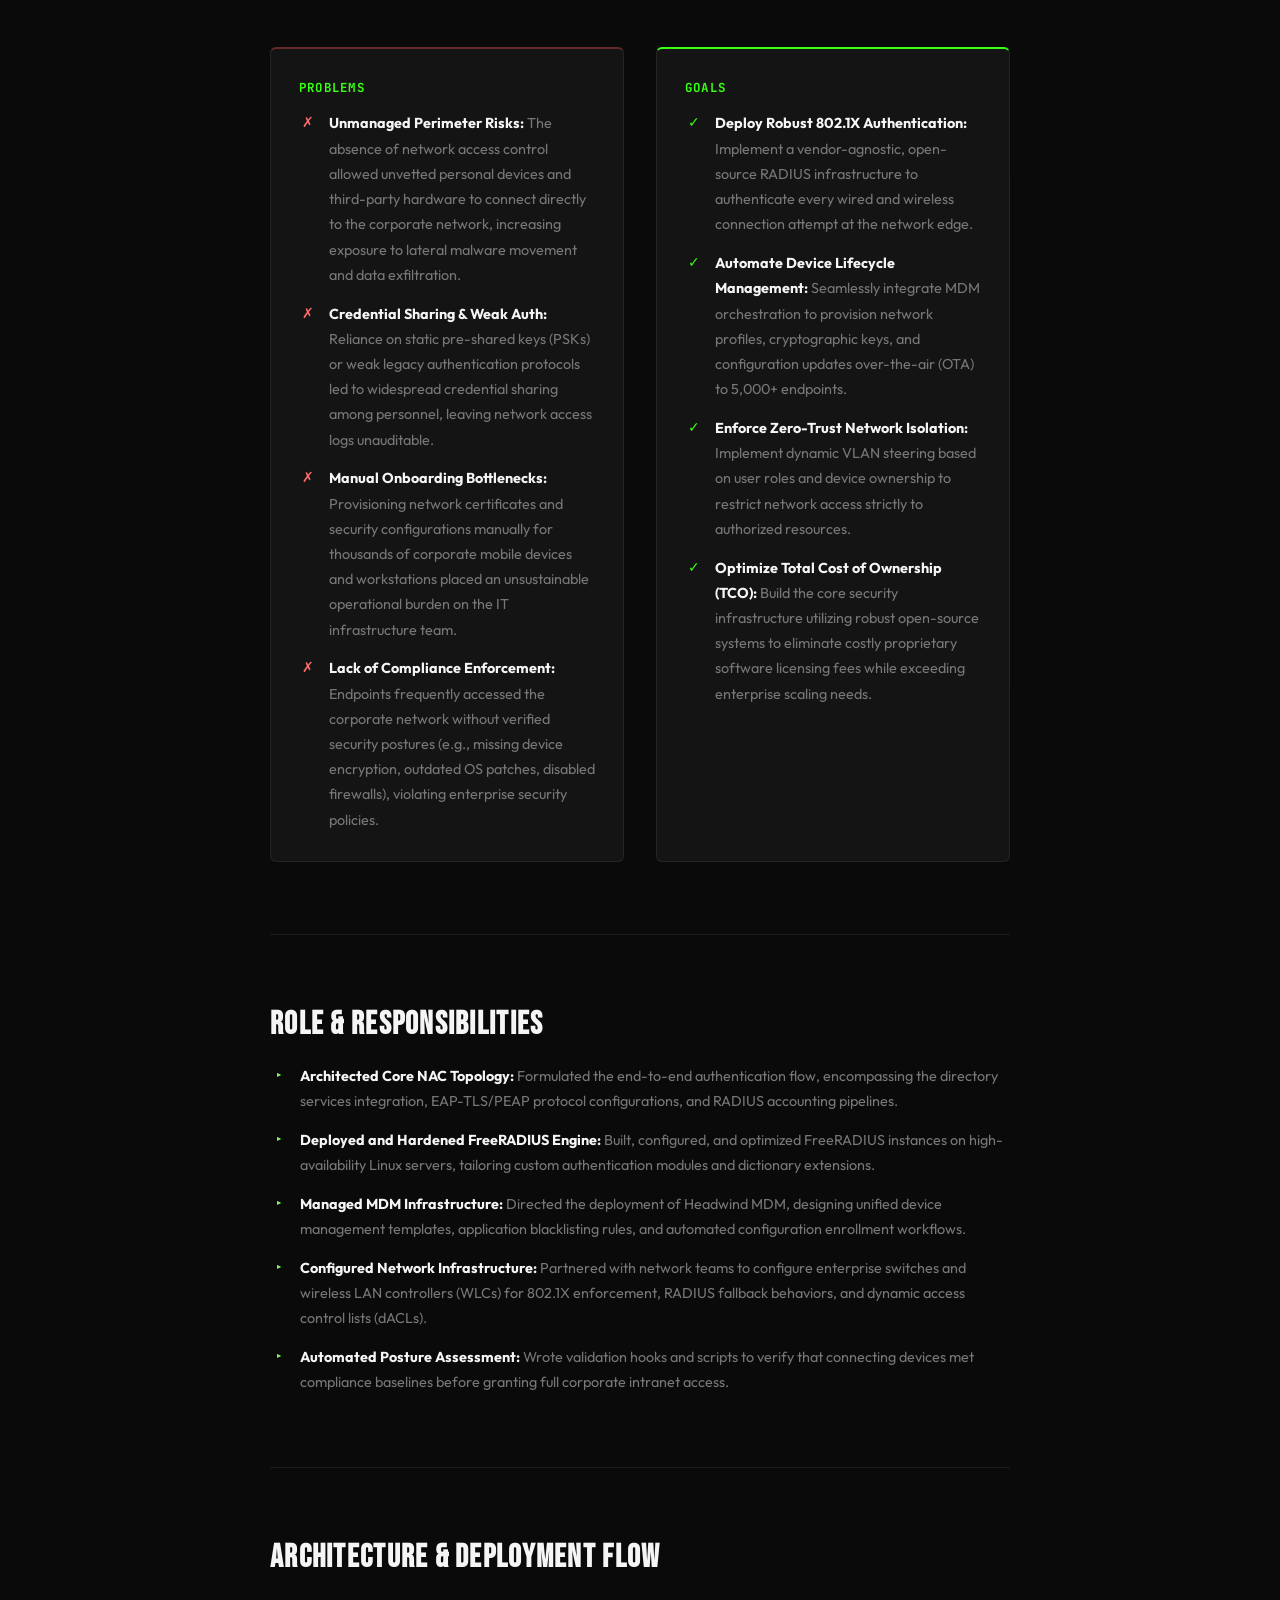
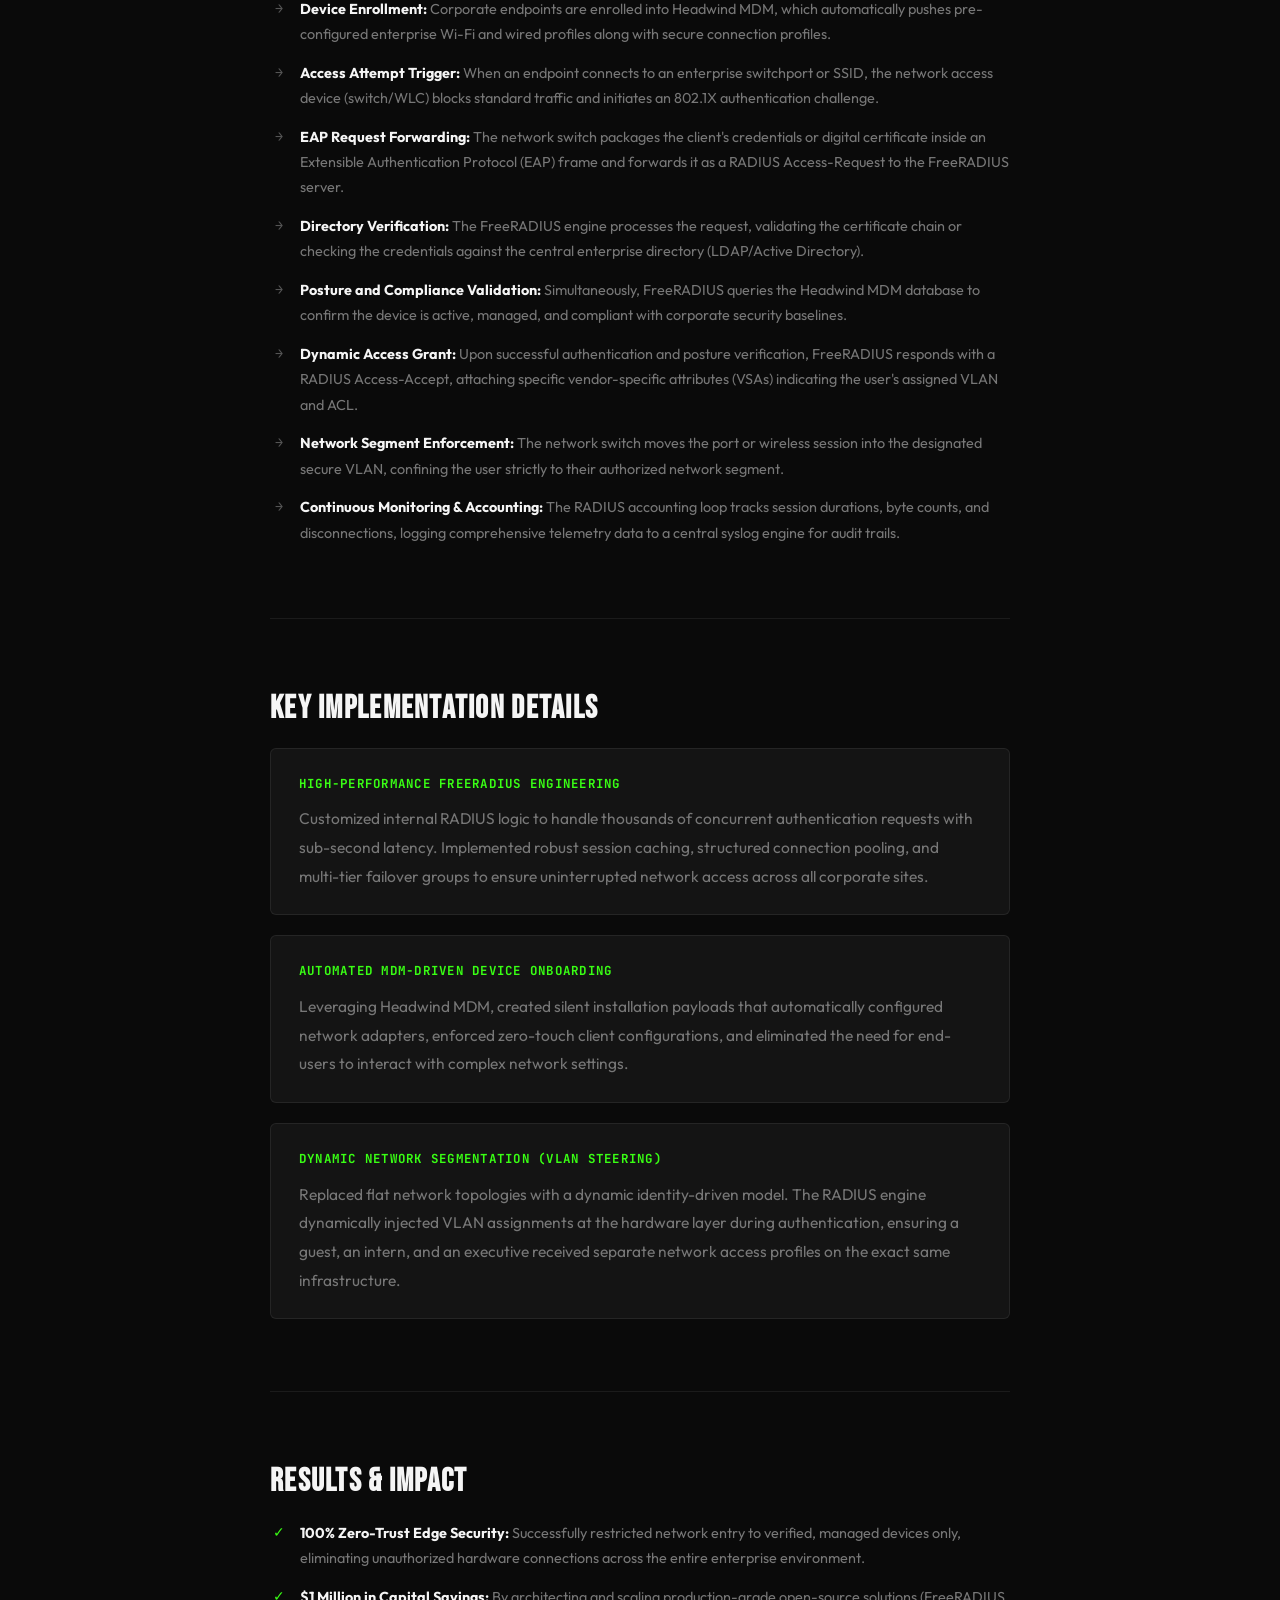
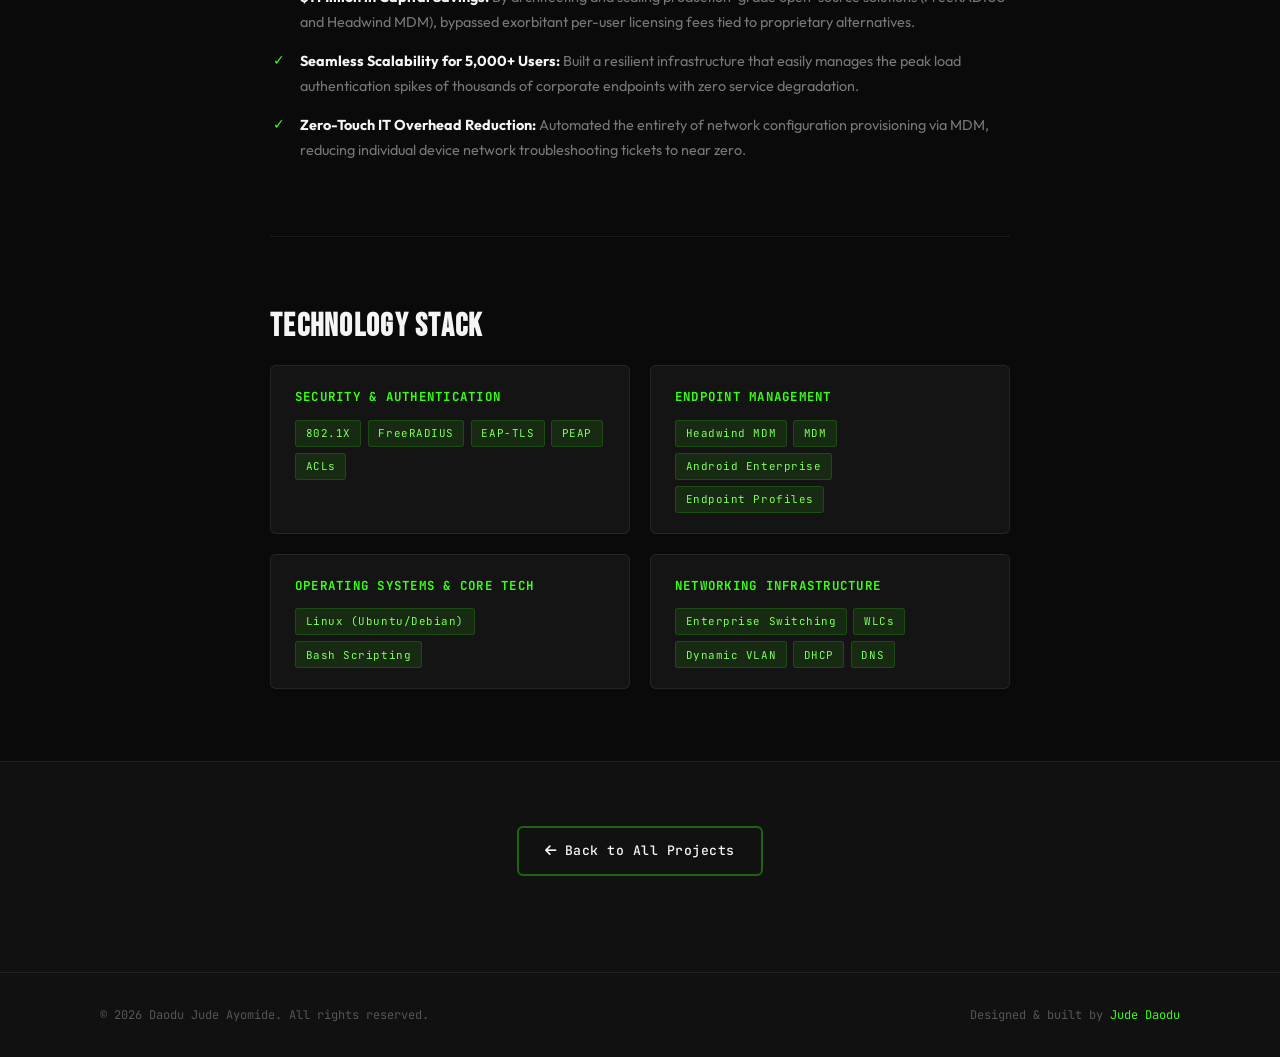
<file: projects/zero-trust-nac.html>
<!DOCTYPE html>
<html lang="en">
<head>
  <meta charset="UTF-8" />
  <meta name="viewport" content="width=device-width, initial-scale=1.0" />
  <meta name="description" content="Enterprise Zero-Trust Network Authentication Platform — a case study by Jude Daodu." />
  <title>Zero-Trust NAC Case Study | Jude Daodu</title>

  <link rel="preconnect" href="https://fonts.googleapis.com" />
  <link rel="preconnect" href="https://fonts.gstatic.com" crossorigin />
  <link href="https://fonts.googleapis.com/css2?family=Bebas+Neue&family=Outfit:wght@300;400;500;600&family=JetBrains+Mono:wght@300;400;500&display=swap" rel="stylesheet" />
  <link rel="stylesheet" href="https://cdnjs.cloudflare.com/ajax/libs/font-awesome/6.5.0/css/all.min.css" />
  <link rel="stylesheet" href="../css/main.css" />
</head>
<body class="case-study-page">

  <!-- ░░ NAVBAR ░░ -->
  <header class="navbar" id="navbar">
    <div class="nav-inner">
      <a href="../index.html#hero" class="logo">JD<span class="logo-accent">.</span></a>
      <nav class="nav-links" id="navLinks">
        <a href="../index.html#about" class="nav-link">About</a>
        <a href="../index.html#skills" class="nav-link">Skills</a>
        <a href="../index.html#projects" class="nav-link">Projects</a>
        <a href="../index.html#contact" class="nav-link">Contact</a>
      </nav>
      <button class="hamburger" id="hamburger" aria-label="Toggle menu" aria-expanded="false">
        <span></span><span></span><span></span>
      </button>
    </div>
  </header>

  <main>

    <!-- ░░ CASE STUDY HERO ░░ -->
    <header class="case-study-hero">
      <div class="container case-study-hero-inner">
        <a href="../index.html#projects" class="case-back fade-in">
          <i class="fa-solid fa-arrow-left" aria-hidden="true"></i> Back to Portfolio
        </a>

        <div class="case-study-header fade-in">
          <p class="case-study-category">Security Engineering · Project 01</p>
          <h1 class="case-study-title">Enterprise Zero-Trust Network Authentication Platform</h1>
          <p class="case-study-subtitle">Network Access Control with FreeRADIUS, Headwind MDM, &amp; 802.1X Architecture</p>
        </div>

        <figure class="case-study-hero-image fade-in">
          <iframe
            src="../assets/diagrams/nac-architecture-embed.html"
            title="Zero-Trust NAC architecture diagram"
            loading="eager"
            scrolling="no"
            tabindex="-1"
          ></iframe>
        </figure>
      </div>
    </header>

    <div class="container case-study-body">

      <!-- ░░ PROJECT OVERVIEW ░░ -->
      <section class="section fade-in" aria-labelledby="overview-heading">
        <h2 id="overview-heading">Project Overview</h2>
        <p>Designed and engineered an enterprise-grade Zero-Trust Network Access Control (NAC) architecture to secure network entry points across a distributed corporate environment serving over 5,000 users. The project mitigated severe risks associated with unauthorized rogue devices, credential sharing, and unmanaged endpoints by implementing strict 802.1X authentication protocols. By integrating a centralized FreeRADIUS engine running on hardened Linux servers with Headwind Mobile Device Management (MDM), the platform automated secure device onboarding, enforced strict least-privilege dynamic VLAN assignments, and established continuous endpoint posture validation. This comprehensive implementation successfully eliminated perimeter vulnerabilities, streamlined compliance auditing, and achieved an estimated <strong>$1 million</strong> in cost savings relative to commercial proprietary NAC licensing and mitigation overhead.</p>
      </section>

      <!-- ░░ PROBLEMS & GOALS ░░ -->
      <section class="section fade-in" aria-labelledby="problems-goals-heading">
        <h2 id="problems-goals-heading" class="visually-hidden">Problems &amp; Goals</h2>

        <div class="case-grid-2">

          <div class="case-block case-block--problems">
            <h3>Problems</h3>
            <ul class="case-list case-list--problems">
              <li>
                <span class="case-list-icon" aria-hidden="true">✗</span>
                <span><strong>Unmanaged Perimeter Risks:</strong> The absence of network access control allowed unvetted personal devices and third-party hardware to connect directly to the corporate network, increasing exposure to lateral malware movement and data exfiltration.</span>
              </li>
              <li>
                <span class="case-list-icon" aria-hidden="true">✗</span>
                <span><strong>Credential Sharing &amp; Weak Auth:</strong> Reliance on static pre-shared keys (PSKs) or weak legacy authentication protocols led to widespread credential sharing among personnel, leaving network access logs unauditable.</span>
              </li>
              <li>
                <span class="case-list-icon" aria-hidden="true">✗</span>
                <span><strong>Manual Onboarding Bottlenecks:</strong> Provisioning network certificates and security configurations manually for thousands of corporate mobile devices and workstations placed an unsustainable operational burden on the IT infrastructure team.</span>
              </li>
              <li>
                <span class="case-list-icon" aria-hidden="true">✗</span>
                <span><strong>Lack of Compliance Enforcement:</strong> Endpoints frequently accessed the corporate network without verified security postures (e.g., missing device encryption, outdated OS patches, disabled firewalls), violating enterprise security policies.</span>
              </li>
            </ul>
          </div>

          <div class="case-block case-block--goals">
            <h3>Goals</h3>
            <ul class="case-list case-list--goals">
              <li>
                <span class="case-list-icon" aria-hidden="true">✓</span>
                <span><strong>Deploy Robust 802.1X Authentication:</strong> Implement a vendor-agnostic, open-source RADIUS infrastructure to authenticate every wired and wireless connection attempt at the network edge.</span>
              </li>
              <li>
                <span class="case-list-icon" aria-hidden="true">✓</span>
                <span><strong>Automate Device Lifecycle Management:</strong> Seamlessly integrate MDM orchestration to provision network profiles, cryptographic keys, and configuration updates over-the-air (OTA) to 5,000+ endpoints.</span>
              </li>
              <li>
                <span class="case-list-icon" aria-hidden="true">✓</span>
                <span><strong>Enforce Zero-Trust Network Isolation:</strong> Implement dynamic VLAN steering based on user roles and device ownership to restrict network access strictly to authorized resources.</span>
              </li>
              <li>
                <span class="case-list-icon" aria-hidden="true">✓</span>
                <span><strong>Optimize Total Cost of Ownership (TCO):</strong> Build the core security infrastructure utilizing robust open-source systems to eliminate costly proprietary software licensing fees while exceeding enterprise scaling needs.</span>
              </li>
            </ul>
          </div>

        </div>
      </section>

      <!-- ░░ ROLE & RESPONSIBILITIES ░░ -->
      <section class="section fade-in" aria-labelledby="role-heading">
        <h2 id="role-heading">Role &amp; Responsibilities</h2>
        <ul class="case-list case-list--role">
          <li>
            <span class="case-list-icon" aria-hidden="true">▸</span>
            <span><strong>Architected Core NAC Topology:</strong> Formulated the end-to-end authentication flow, encompassing the directory services integration, EAP-TLS/PEAP protocol configurations, and RADIUS accounting pipelines.</span>
          </li>
          <li>
            <span class="case-list-icon" aria-hidden="true">▸</span>
            <span><strong>Deployed and Hardened FreeRADIUS Engine:</strong> Built, configured, and optimized FreeRADIUS instances on high-availability Linux servers, tailoring custom authentication modules and dictionary extensions.</span>
          </li>
          <li>
            <span class="case-list-icon" aria-hidden="true">▸</span>
            <span><strong>Managed MDM Infrastructure:</strong> Directed the deployment of Headwind MDM, designing unified device management templates, application blacklisting rules, and automated configuration enrollment workflows.</span>
          </li>
          <li>
            <span class="case-list-icon" aria-hidden="true">▸</span>
            <span><strong>Configured Network Infrastructure:</strong> Partnered with network teams to configure enterprise switches and wireless LAN controllers (WLCs) for 802.1X enforcement, RADIUS fallback behaviors, and dynamic access control lists (dACLs).</span>
          </li>
          <li>
            <span class="case-list-icon" aria-hidden="true">▸</span>
            <span><strong>Automated Posture Assessment:</strong> Wrote validation hooks and scripts to verify that connecting devices met compliance baselines before granting full corporate intranet access.</span>
          </li>
        </ul>
      </section>

      <!-- ░░ ARCHITECTURE & DEPLOYMENT FLOW ░░ -->
      <section class="section fade-in" aria-labelledby="architecture-heading">
        <h2 id="architecture-heading">Architecture &amp; Deployment Flow</h2>
        <ul class="case-list case-list--arch">
          <li>
            <span class="case-list-icon" aria-hidden="true">→</span>
            <span><strong>Device Enrollment:</strong> Corporate endpoints are enrolled into Headwind MDM, which automatically pushes pre-configured enterprise Wi-Fi and wired profiles along with secure connection profiles.</span>
          </li>
          <li>
            <span class="case-list-icon" aria-hidden="true">→</span>
            <span><strong>Access Attempt Trigger:</strong> When an endpoint connects to an enterprise switchport or SSID, the network access device (switch/WLC) blocks standard traffic and initiates an 802.1X authentication challenge.</span>
          </li>
          <li>
            <span class="case-list-icon" aria-hidden="true">→</span>
            <span><strong>EAP Request Forwarding:</strong> The network switch packages the client's credentials or digital certificate inside an Extensible Authentication Protocol (EAP) frame and forwards it as a RADIUS Access-Request to the FreeRADIUS server.</span>
          </li>
          <li>
            <span class="case-list-icon" aria-hidden="true">→</span>
            <span><strong>Directory Verification:</strong> The FreeRADIUS engine processes the request, validating the certificate chain or checking the credentials against the central enterprise directory (LDAP/Active Directory).</span>
          </li>
          <li>
            <span class="case-list-icon" aria-hidden="true">→</span>
            <span><strong>Posture and Compliance Validation:</strong> Simultaneously, FreeRADIUS queries the Headwind MDM database to confirm the device is active, managed, and compliant with corporate security baselines.</span>
          </li>
          <li>
            <span class="case-list-icon" aria-hidden="true">→</span>
            <span><strong>Dynamic Access Grant:</strong> Upon successful authentication and posture verification, FreeRADIUS responds with a RADIUS Access-Accept, attaching specific vendor-specific attributes (VSAs) indicating the user's assigned VLAN and ACL.</span>
          </li>
          <li>
            <span class="case-list-icon" aria-hidden="true">→</span>
            <span><strong>Network Segment Enforcement:</strong> The network switch moves the port or wireless session into the designated secure VLAN, confining the user strictly to their authorized network segment.</span>
          </li>
          <li>
            <span class="case-list-icon" aria-hidden="true">→</span>
            <span><strong>Continuous Monitoring &amp; Accounting:</strong> The RADIUS accounting loop tracks session durations, byte counts, and disconnections, logging comprehensive telemetry data to a central syslog engine for audit trails.</span>
          </li>
        </ul>
      </section>

      <!-- ░░ KEY IMPLEMENTATION DETAILS ░░ -->
      <section class="section fade-in" aria-labelledby="implementation-heading">
        <h2 id="implementation-heading">Key Implementation Details</h2>

        <div class="case-detail-cards">

          <article class="case-detail-card">
            <h3>High-Performance FreeRADIUS Engineering</h3>
            <p>Customized internal RADIUS logic to handle thousands of concurrent authentication requests with sub-second latency. Implemented robust session caching, structured connection pooling, and multi-tier failover groups to ensure uninterrupted network access across all corporate sites.</p>
          </article>

          <article class="case-detail-card">
            <h3>Automated MDM-Driven Device Onboarding</h3>
            <p>Leveraging Headwind MDM, created silent installation payloads that automatically configured network adapters, enforced zero-touch client configurations, and eliminated the need for end-users to interact with complex network settings.</p>
          </article>

          <article class="case-detail-card">
            <h3>Dynamic Network Segmentation (VLAN Steering)</h3>
            <p>Replaced flat network topologies with a dynamic identity-driven model. The RADIUS engine dynamically injected VLAN assignments at the hardware layer during authentication, ensuring a guest, an intern, and an executive received separate network access profiles on the exact same infrastructure.</p>
          </article>

        </div>
      </section>

      <!-- ░░ RESULTS & IMPACT ░░ -->
      <section class="section fade-in" aria-labelledby="results-heading">
        <h2 id="results-heading">Results &amp; Impact</h2>
        <ul class="case-list case-list--results">
          <li>
            <span class="case-list-icon" aria-hidden="true">✓</span>
            <span><strong>100% Zero-Trust Edge Security:</strong> Successfully restricted network entry to verified, managed devices only, eliminating unauthorized hardware connections across the entire enterprise environment.</span>
          </li>
          <li>
            <span class="case-list-icon" aria-hidden="true">✓</span>
            <span><strong>$1 Million in Capital Savings:</strong> By architecting and scaling production-grade open-source solutions (FreeRADIUS and Headwind MDM), bypassed exorbitant per-user licensing fees tied to proprietary alternatives.</span>
          </li>
          <li>
            <span class="case-list-icon" aria-hidden="true">✓</span>
            <span><strong>Seamless Scalability for 5,000+ Users:</strong> Built a resilient infrastructure that easily manages the peak load authentication spikes of thousands of corporate endpoints with zero service degradation.</span>
          </li>
          <li>
            <span class="case-list-icon" aria-hidden="true">✓</span>
            <span><strong>Zero-Touch IT Overhead Reduction:</strong> Automated the entirety of network configuration provisioning via MDM, reducing individual device network troubleshooting tickets to near zero.</span>
          </li>
        </ul>
      </section>

      <!-- ░░ TECHNOLOGY STACK ░░ -->
      <section class="section fade-in" aria-labelledby="tech-heading">
        <h2 id="tech-heading">Technology Stack</h2>

        <div class="case-tech-grid">

          <div class="case-tech-group">
            <h3>Security &amp; Authentication</h3>
            <div class="case-tech-tags">
              <span class="tag">802.1X</span>
              <span class="tag">FreeRADIUS</span>
              <span class="tag">EAP-TLS</span>
              <span class="tag">PEAP</span>
              <span class="tag">ACLs</span>
            </div>
          </div>

          <div class="case-tech-group">
            <h3>Endpoint Management</h3>
            <div class="case-tech-tags">
              <span class="tag">Headwind MDM</span>
              <span class="tag">MDM</span>
              <span class="tag">Android Enterprise</span>
              <span class="tag">Endpoint Profiles</span>
            </div>
          </div>

          <div class="case-tech-group">
            <h3>Operating Systems &amp; Core Tech</h3>
            <div class="case-tech-tags">
              <span class="tag">Linux (Ubuntu/Debian)</span>
              <span class="tag">Bash Scripting</span>
            </div>
          </div>

          <div class="case-tech-group">
            <h3>Networking Infrastructure</h3>
            <div class="case-tech-tags">
              <span class="tag">Enterprise Switching</span>
              <span class="tag">WLCs</span>
              <span class="tag">Dynamic VLAN</span>
              <span class="tag">DHCP</span>
              <span class="tag">DNS</span>
            </div>
          </div>

        </div>
      </section>

    </div>

    <!-- ░░ BACK CTA ░░ -->
    <div class="case-study-footer-cta fade-in">
      <a href="../index.html#projects" class="btn btn-ghost">
        <i class="fa-solid fa-arrow-left"></i> Back to All Projects
      </a>
    </div>

  </main>

  <!-- ░░ FOOTER ░░ -->
  <footer class="footer">
    <div class="container">
      <div class="footer-inner">
        <p class="footer-copy">&copy; <span id="year"></span> Daodu Jude Ayomide. All rights reserved.</p>
        <p class="footer-built">Designed &amp; built by <span class="accent">Jude Daodu</span></p>
      </div>
    </div>
  </footer>

  <script src="../js/main.js"></script>
</body>
</html>
</file>
<file: css/main.css>
/* ================================================================
   JUDE DAODU — PORTFOLIO  |  css/main.css
   Aesthetic: Editorial / Terminal — Electric Green on Near-Black
   Fonts: Bebas Neue (display) · Outfit (body) · JetBrains Mono (code)
   ================================================================ */

/* ── RESET ──────────────────────────────────────────────────────── */
*, *::before, *::after { box-sizing: border-box; margin: 0; padding: 0; }

/* ── TOKENS ─────────────────────────────────────────────────────── */
:root {
  --bg:           #0a0a0a;
  --bg-2:         #111111;
  --bg-card:      #141414;
  --bg-card-h:    #1a1a1a;
  --border:       rgba(255,255,255,0.07);
  --border-h:     rgba(57,255,20,0.35);
  --green:        #39ff14;          /* electric / neon green */
  --green-dim:    rgba(57,255,20,0.10);
  --green-glow:   rgba(57,255,20,0.28);
  --green-text:   #7fff5a;          /* softer green for text */
  --white:        #f5f5f5;
  --muted:        #777;
  --muted-2:      #555;

  --ff-display: 'Bebas Neue', sans-serif;
  --ff-body:    'Outfit', sans-serif;
  --ff-mono:    'JetBrains Mono', monospace;

  --container:  1160px;
  --pad-x:      clamp(1.25rem, 5vw, 2.5rem);
  --section-y:  clamp(5rem, 10vw, 8rem);
  --radius:     6px;
  --ease:       cubic-bezier(0.16, 1, 0.3, 1);
  --t:          0.3s;
}

html { scroll-behavior: smooth; font-size: 16px; }
body {
  background: var(--bg);
  color: var(--white);
  font-family: var(--ff-body);
  line-height: 1.7;
  overflow-x: hidden;
  cursor: default;
}
::selection { background: var(--green); color: var(--bg); }
a { color: inherit; text-decoration: none; }
ul { list-style: none; }

::-webkit-scrollbar { width: 4px; }
::-webkit-scrollbar-track { background: var(--bg); }
::-webkit-scrollbar-thumb { background: var(--green); border-radius: 999px; }

/* ── CONTAINER ──────────────────────────────────────────────────── */
.container { max-width: var(--container); margin: 0 auto; padding: 0 var(--pad-x); }

/* ── SECTION SHARED ─────────────────────────────────────────────── */
.section { padding: var(--section-y) 0; }

.section-eyebrow {
  font-family: var(--ff-mono);
  font-size: 0.75rem;
  color: var(--green);
  letter-spacing: 0.12em;
  margin-bottom: 1.2rem;
  opacity: 0.85;
}

.section-title {
  font-family: var(--ff-display);
  font-size: clamp(2.4rem, 5vw, 3.6rem);
  font-weight: 400;
  line-height: 1.05;
  letter-spacing: 0.03em;
  color: var(--white);
  margin-bottom: 1.25rem;
}
.section-title em { color: var(--green-text); font-style: normal; }

.section-sub { color: var(--muted); font-size: 0.95rem; margin-bottom: 3rem; }

.accent { color: var(--green); }

/* ── BUTTONS ────────────────────────────────────────────────────── */
.btn {
  display: inline-flex;
  align-items: center;
  gap: 0.5rem;
  padding: 0.72rem 1.65rem;
  font-family: var(--ff-mono);
  font-size: 0.82rem;
  font-weight: 500;
  letter-spacing: 0.04em;
  border-radius: var(--radius);
  cursor: pointer;
  transition: all var(--t) var(--ease);
  white-space: nowrap;
  border: none;
}
.btn-primary {
  background: var(--green);
  color: var(--bg);
  border: 2px solid var(--green);
}
.btn-primary:hover {
  background: transparent;
  color: var(--green);
  box-shadow: 0 0 28px var(--green-glow);
}
.btn-ghost {
  background: transparent;
  color: var(--white);
  border: 2px solid var(--border-h);
}
.btn-ghost:hover {
  border-color: var(--green);
  color: var(--green);
}
.btn-lg { padding: 0.95rem 2.2rem; font-size: 0.9rem; }

/* ── NAVBAR ─────────────────────────────────────────────────────── */
.navbar {
  position: fixed;
  top: 0; left: 0; right: 0;
  z-index: 900;
  background: rgba(10,10,10,0.88);
  backdrop-filter: blur(18px);
  -webkit-backdrop-filter: blur(18px);
  border-bottom: 1px solid var(--border);
  transition: border-color var(--t);
}
.navbar.scrolled { border-color: rgba(57,255,20,0.14); }

.nav-inner {
  max-width: var(--container);
  margin: 0 auto;
  padding: 0 var(--pad-x);
  height: 62px;
  display: flex;
  align-items: center;
  justify-content: space-between;
}

.logo {
  font-family: var(--ff-display);
  font-size: 1.7rem;
  letter-spacing: 0.05em;
  color: var(--white);
}
.logo-accent { color: var(--green); }

.nav-links { display: flex; gap: 2rem; }

.nav-link {
  font-family: var(--ff-mono);
  font-size: 0.76rem;
  letter-spacing: 0.1em;
  text-transform: uppercase;
  color: var(--muted);
  position: relative;
  transition: color var(--t);
}
.nav-link::after {
  content: '';
  position: absolute;
  left: 0; bottom: -4px;
  width: 0; height: 1px;
  background: var(--green);
  transition: width var(--t) var(--ease);
}
.nav-link:hover { color: var(--green); }
.nav-link:hover::after, .nav-link.active::after { width: 100%; }
.nav-link.active { color: var(--green); }

/* Hamburger */
.hamburger {
  display: none;
  flex-direction: column;
  gap: 5px;
  background: none;
  border: none;
  cursor: pointer;
  padding: 4px;
}
.hamburger span {
  display: block;
  width: 22px; height: 1.5px;
  background: var(--white);
  border-radius: 999px;
  transition: all var(--t) var(--ease);
}
.hamburger.open span:nth-child(1) { transform: translateY(6.5px) rotate(45deg); background: var(--green); }
.hamburger.open span:nth-child(2) { opacity: 0; }
.hamburger.open span:nth-child(3) { transform: translateY(-6.5px) rotate(-45deg); background: var(--green); }

/* ── HERO ───────────────────────────────────────────────────────── */
.hero {
  min-height: 100vh;
  display: flex;
  align-items: center;
  position: relative;
  overflow: hidden;
  padding: 7rem var(--pad-x) 5rem;
}

/* Noise texture overlay */
.hero-noise {
  position: absolute; inset: 0; z-index: 0;
  opacity: 0.04;
  background-image: url("data:image/svg+xml,%3Csvg viewBox='0 0 256 256' xmlns='http://www.w3.org/2000/svg'%3E%3Cfilter id='n'%3E%3CfeTurbulence type='fractalNoise' baseFrequency='0.9' numOctaves='4' stitchTiles='stitch'/%3E%3C/filter%3E%3Crect width='100%25' height='100%25' filter='url(%23n)'/%3E%3C/svg%3E");
  background-size: 200px;
}

/* Dot grid */
.hero-grid-overlay {
  position: absolute; inset: 0; z-index: 0;
  background-image: radial-gradient(circle, rgba(57,255,20,0.12) 1px, transparent 1px);
  background-size: 38px 38px;
  mask-image: radial-gradient(ellipse 80% 60% at 80% 50%, black 0%, transparent 70%);
  -webkit-mask-image: radial-gradient(ellipse 80% 60% at 80% 50%, black 0%, transparent 70%);
}

.hero-inner {
  position: relative;
  z-index: 1;
  max-width: var(--container);
  width: 100%;
  margin: 0 auto;
}

.hero-meta {
  display: flex;
  gap: 1rem;
  margin-bottom: 1.75rem;
  opacity: 0;
  animation: fadeUp 0.6s var(--ease) 0.1s forwards;
}
.hero-tag {
  font-family: var(--ff-mono);
  font-size: 0.7rem;
  letter-spacing: 0.1em;
  color: var(--muted);
  border: 1px solid var(--border);
  padding: 0.28rem 0.75rem;
  border-radius: 999px;
  display: flex;
  align-items: center;
  gap: 0.45rem;
}
.blink-dot {
  width: 6px; height: 6px;
  background: var(--green);
  border-radius: 50%;
  animation: blink-pulse 1.6s ease infinite;
}

.hero-greeting {
  font-family: var(--ff-mono);
  font-size: 0.9rem;
  color: var(--green);
  letter-spacing: 0.08em;
  margin-bottom: 0.5rem;
  opacity: 0;
  animation: fadeUp 0.6s var(--ease) 0.22s forwards;
}

.hero-name {
  font-family: var(--ff-display);
  font-size: clamp(5rem, 14vw, 11rem);
  line-height: 0.92;
  letter-spacing: 0.04em;
  color: var(--white);
  margin-bottom: 1.25rem;
  opacity: 0;
  animation: fadeUp 0.7s var(--ease) 0.35s forwards;
}

.hero-role-row {
  display: flex;
  align-items: center;
  gap: 1rem;
  margin-bottom: 1.5rem;
  opacity: 0;
  animation: fadeUp 0.6s var(--ease) 0.5s forwards;
}
.hero-rule {
  flex: 1;
  height: 1px;
  background: linear-gradient(to right, var(--green), transparent);
  max-width: 80px;
}
.hero-role {
  font-family: var(--ff-mono);
  font-size: clamp(0.75rem, 1.5vw, 0.9rem);
  color: var(--muted);
  letter-spacing: 0.12em;
  text-transform: uppercase;
  white-space: nowrap;
}

.hero-subtitle {
  font-size: clamp(0.95rem, 1.5vw, 1.1rem);
  color: var(--muted);
  line-height: 1.85;
  max-width: 520px;
  margin-bottom: 2.5rem;
  opacity: 0;
  animation: fadeUp 0.6s var(--ease) 0.62s forwards;
}

.hero-actions {
  display: flex;
  gap: 1rem;
  flex-wrap: wrap;
  margin-bottom: 4rem;
  opacity: 0;
  animation: fadeUp 0.6s var(--ease) 0.75s forwards;
}

/* Stats bar */
.hero-stats {
  display: flex;
  align-items: center;
  gap: 0;
  flex-wrap: wrap;
  border-top: 1px solid var(--border);
  padding-top: 2rem;
  opacity: 0;
  animation: fadeUp 0.6s var(--ease) 0.9s forwards;
}
.stat {
  display: flex;
  flex-direction: column;
  padding-right: 2.5rem;
}
.stat-num {
  font-family: var(--ff-display);
  font-size: 2rem;
  letter-spacing: 0.05em;
  color: var(--green);
  line-height: 1;
}
.stat-label {
  font-family: var(--ff-mono);
  font-size: 0.65rem;
  color: var(--muted);
  letter-spacing: 0.08em;
  text-transform: uppercase;
  margin-top: 0.2rem;
}
.stat-div {
  width: 1px;
  height: 36px;
  background: var(--border);
  margin-right: 2.5rem;
}

/* Scroll indicator */
.hero-scroll {
  position: absolute;
  bottom: 2.5rem; right: var(--pad-x);
  display: flex;
  flex-direction: column;
  align-items: center;
  gap: 0.5rem;
  z-index: 1;
}
.hero-scroll span {
  font-family: var(--ff-mono);
  font-size: 0.6rem;
  color: var(--muted-2);
  letter-spacing: 0.2em;
  text-transform: uppercase;
  writing-mode: vertical-rl;
}
.scroll-line {
  width: 1px;
  height: 60px;
  background: linear-gradient(to bottom, var(--green), transparent);
  animation: scroll-grow 2s ease infinite;
}

/* ── ABOUT ──────────────────────────────────────────────────────── */
.about {
  background: var(--bg-2);
  border-top: 1px solid var(--border);
  border-bottom: 1px solid var(--border);
}

.about-grid {
  display: grid;
  grid-template-columns: 300px 1fr;
  gap: 5rem;
  align-items: start;
  margin-top: 1.5rem;
}

.photo-wrapper {
  position: relative;
  display: inline-block;
}
.photo-placeholder {
  width: 280px;
  height: 340px;
  background: var(--bg-card);
  border: 1px solid var(--border);
  border-radius: var(--radius);
  display: flex;
  flex-direction: column;
  align-items: center;
  justify-content: center;
  gap: 1rem;
  font-size: 3.5rem;
  color: rgba(57,255,20,0.15);
  position: relative;
  overflow: hidden;
  transition: color var(--t);
}
.photo-placeholder span {
  font-family: var(--ff-mono);
  font-size: 0.68rem;
  color: var(--muted-2);
  letter-spacing: 0.15em;
  text-transform: uppercase;
}
.photo-wrapper:hover .photo-placeholder { color: rgba(57,255,20,0.4); }

.photo-border-tl,
.photo-border-br {
  position: absolute;
  width: 32px; height: 32px;
  border-color: var(--green);
  border-style: solid;
}
.photo-border-tl { top: -8px; left: -8px; border-width: 2px 0 0 2px; }
.photo-border-br { bottom: -8px; right: -8px; border-width: 0 2px 2px 0; }

.about-badges {
  margin-top: 1.25rem;
  display: flex;
  flex-direction: column;
  gap: 0.5rem;
}
.badge {
  display: inline-flex;
  align-items: center;
  gap: 0.5rem;
  padding: 0.35rem 0.85rem;
  background: var(--green-dim);
  border: 1px solid rgba(57,255,20,0.18);
  border-radius: 4px;
  font-family: var(--ff-mono);
  font-size: 0.72rem;
  color: var(--green-text);
}
.badge i { font-size: 0.75rem; }

.about-text-col p {
  color: var(--muted);
  font-size: 0.97rem;
  margin-bottom: 1rem;
  line-height: 1.85;
}
.about-text-col p strong { color: var(--white); }

.soft-skills-grid {
  display: grid;
  grid-template-columns: 1fr 1fr;
  gap: 0.55rem 1.5rem;
  margin-top: 1.75rem;
  padding-top: 1.75rem;
  border-top: 1px solid var(--border);
}
.soft-skill {
  display: flex;
  align-items: center;
  gap: 0.55rem;
  font-size: 0.87rem;
  color: var(--muted);
}
.soft-skill i { color: var(--green); font-size: 0.65rem; }

/* ── SKILLS ─────────────────────────────────────────────────────── */
.skills-section { background: var(--bg); }

.skills-outer {
  display: grid;
  grid-template-columns: repeat(auto-fit, minmax(280px, 1fr));
  gap: 1.5rem;
}

.skill-block {
  border: 1px solid var(--border);
  border-radius: var(--radius);
  padding: 1.5rem;
  background: var(--bg-card);
  transition: border-color var(--t), background var(--t);
}
.skill-block:hover {
  border-color: var(--border-h);
  background: var(--bg-card-h);
}

.skill-block-title {
  font-family: var(--ff-mono);
  font-size: 0.75rem;
  letter-spacing: 0.1em;
  text-transform: uppercase;
  color: var(--green);
  margin-bottom: 1rem;
  display: flex;
  align-items: center;
  gap: 0.5rem;
}

.skill-pills { display: flex; flex-wrap: wrap; gap: 0.5rem; }

.pill {
  padding: 0.3rem 0.75rem;
  font-family: var(--ff-mono);
  font-size: 0.73rem;
  border-radius: 3px;
  border: 1px solid var(--border);
  color: var(--muted);
  background: var(--bg);
  transition: all var(--t) var(--ease);
  cursor: default;
}
.pill:hover, .pill.active {
  border-color: var(--green);
  color: var(--green);
  background: var(--green-dim);
}

/* ── PROJECTS ───────────────────────────────────────────────────── */
.projects-section {
  background: var(--bg-2);
  border-top: 1px solid var(--border);
}

.projects-grid {
  display: grid;
  grid-template-columns: repeat(auto-fit, minmax(320px, 1fr));
  gap: 1.5rem;
}

.project-card {
  background: var(--bg-card);
  border: 1px solid var(--border);
  border-radius: var(--radius);
  overflow: hidden;
  display: flex;
  flex-direction: column;
  transition: transform var(--t) var(--ease), border-color var(--t), box-shadow var(--t);
}
.project-card:hover {
  transform: translateY(-5px);
  border-color: var(--border-h);
  box-shadow: 0 20px 60px rgba(57,255,20,0.08);
}

.card-img {
  position: relative;
  height: 170px;
  overflow: hidden;
}

.card-img--diagram {
  background: #0d1117;
}

.card-img--diagram iframe {
  width: 100%;
  height: 100%;
  border: 0;
  display: block;
  pointer-events: none;
}

.card-img--diagram::after {
  content: '';
  position: absolute;
  inset: 0;
  background: linear-gradient(to bottom, transparent 55%, rgba(10, 10, 10, 0.45));
  pointer-events: none;
}

.card-img--diagram .card-number {
  z-index: 2;
}

.card-img--brand {
  background: linear-gradient(135deg, #0f1a0f 0%, #070d07 100%);
  display: flex;
  align-items: center;
  justify-content: center;
}

.card-img--aws {
  background: linear-gradient(135deg, #232f3e 0%, #131a22 100%);
}

.card-brand-logo--aws {
  width: 140px;
  height: auto;
  opacity: 1;
}

.card-img--portal {
  background: linear-gradient(135deg, #121c2e 0%, #0a0f18 100%);
}

.card-brand-logo--portal {
  width: 96px;
  height: 96px;
  opacity: 1;
}

.card-img--cloudwatch {
  background: #fff;
}

.card-brand-logo--cloudwatch {
  width: 100%;
  height: 100%;
  object-fit: contain;
  object-position: center;
  opacity: 1;
  padding: 12px;
}

.project-card:hover .card-brand-logo--cloudwatch {
  transform: scale(1.04);
}

.card-img--microsoft {
  background: #fff;
}

.card-brand-logo--microsoft {
  width: 100%;
  height: 100%;
  object-fit: contain;
  object-position: center;
  opacity: 1;
  padding: 16px 20px;
}

.project-card:hover .card-brand-logo--microsoft {
  transform: scale(1.04);
}

.card-img--brand .card-brand-logo {
  width: 72px;
  height: 72px;
  object-fit: contain;
  opacity: 0.88;
  transition: transform var(--t) var(--ease), opacity var(--t);
}

.project-card:hover .card-brand-logo {
  opacity: 1;
  transform: scale(1.08);
}

.card-img--brand .card-number {
  z-index: 2;
}

.card-img--photo {
  background: #fff;
}

.card-img--photo .card-brand-logo {
  width: 100%;
  height: 100%;
  object-fit: cover;
  object-position: center 40%;
  opacity: 1;
}

.card-img--photo::after {
  content: '';
  position: absolute;
  inset: 0;
  background: linear-gradient(to bottom, transparent 50%, rgba(10, 10, 10, 0.35));
  pointer-events: none;
}

.project-card:hover .card-img--photo .card-brand-logo {
  transform: scale(1.04);
}

.card-img-placeholder {
  width: 100%; height: 100%;
  background: linear-gradient(135deg, #0f1a0f 0%, #070d07 100%);
  display: flex;
  align-items: center;
  justify-content: center;
  font-size: 3rem;
  color: rgba(57,255,20,0.15);
  transition: color var(--t);
}
.project-card:hover .card-img-placeholder { color: rgba(57,255,20,0.4); }

.card-number {
  position: absolute;
  top: 1rem; left: 1rem;
  font-family: var(--ff-display);
  font-size: 1.1rem;
  letter-spacing: 0.08em;
  color: rgba(57,255,20,0.5);
}

.card-links {
  position: absolute;
  top: 1rem; right: 1rem;
  display: flex;
  gap: 0.6rem;
  opacity: 0;
  transform: translateY(-6px);
  transition: all var(--t) var(--ease);
}
.project-card:hover .card-links { opacity: 1; transform: translateY(0); }

.card-icon-link {
  width: 36px; height: 36px;
  background: var(--bg);
  border: 1px solid var(--green);
  border-radius: 4px;
  display: flex; align-items: center; justify-content: center;
  color: var(--green);
  font-size: 0.85rem;
  transition: all var(--t) var(--ease);
}
.card-icon-link:hover { background: var(--green); color: var(--bg); }

.card-body {
  padding: 1.4rem;
  flex: 1;
  display: flex;
  flex-direction: column;
}

.card-category {
  font-family: var(--ff-mono);
  font-size: 0.65rem;
  text-transform: uppercase;
  letter-spacing: 0.12em;
  color: var(--green);
  margin-bottom: 0.45rem;
}

.card-title {
  font-family: var(--ff-display);
  font-size: 1.35rem;
  letter-spacing: 0.04em;
  color: var(--white);
  margin-bottom: 0.7rem;
  line-height: 1.2;
}

.card-desc {
  font-size: 0.85rem;
  color: var(--muted);
  line-height: 1.75;
  flex: 1;
  margin-bottom: 1.2rem;
}
.card-desc strong { color: var(--white); }

.card-tags { display: flex; flex-wrap: wrap; gap: 0.4rem; }

.card-cta {
  margin-top: 1.25rem;
  width: 100%;
  justify-content: center;
  text-decoration: none;
}

.tag {
  padding: 0.2rem 0.6rem;
  background: var(--green-dim);
  border: 1px solid rgba(57,255,20,0.15);
  border-radius: 3px;
  font-family: var(--ff-mono);
  font-size: 0.68rem;
  color: var(--green-text);
  letter-spacing: 0.05em;
}

/* ── CONTACT ────────────────────────────────────────────────────── */
.contact-section {
  background: var(--bg);
  border-top: 1px solid var(--border);
}

.contact-inner {
  max-width: 680px;
  margin: 1.5rem auto 0;
  text-align: center;
}

.contact-msg {
  font-size: 0.97rem;
  color: var(--muted);
  line-height: 1.85;
  margin-bottom: 2.5rem;
}

.contact-email-display {
  margin-top: 1.5rem;
  font-family: var(--ff-mono);
  font-size: 0.82rem;
  color: var(--muted-2);
  letter-spacing: 0.05em;
}

.social-row {
  display: flex;
  justify-content: center;
  gap: 1rem;
  margin-top: 3rem;
}

.social-btn {
  display: flex;
  align-items: center;
  gap: 0.5rem;
  padding: 0.6rem 1.3rem;
  border: 1px solid var(--border);
  border-radius: var(--radius);
  font-family: var(--ff-mono);
  font-size: 0.76rem;
  color: var(--muted);
  transition: all var(--t) var(--ease);
}
.social-btn:hover {
  border-color: var(--green);
  color: var(--green);
  background: var(--green-dim);
}
.social-btn i { font-size: 1rem; }

/* ── FOOTER ─────────────────────────────────────────────────────── */
.footer {
  background: var(--bg-2);
  border-top: 1px solid var(--border);
  padding: 2rem 0;
}
.footer-inner {
  display: flex;
  align-items: center;
  justify-content: space-between;
  flex-wrap: wrap;
  gap: 0.5rem;
}
.footer-copy, .footer-built {
  font-family: var(--ff-mono);
  font-size: 0.75rem;
  color: var(--muted-2);
}
.footer-built .accent { color: var(--green); }

/* ── ANIMATIONS ─────────────────────────────────────────────────── */
@keyframes fadeUp {
  from { opacity: 0; transform: translateY(24px); }
  to   { opacity: 1; transform: translateY(0); }
}
@keyframes blink-pulse {
  0%, 100% { opacity: 1; transform: scale(1); }
  50%       { opacity: 0.4; transform: scale(0.7); }
}
@keyframes scroll-grow {
  0%   { transform: scaleY(0); transform-origin: top; opacity: 1; }
  60%  { transform: scaleY(1); transform-origin: top; opacity: 1; }
  100% { transform: scaleY(1); transform-origin: top; opacity: 0; }
}

/* Scroll-triggered */
.fade-in {
  opacity: 0;
  transform: translateY(28px);
  transition: opacity 0.65s var(--ease), transform 0.65s var(--ease);
}
.fade-in.visible { opacity: 1; transform: translateY(0); }

/* stagger siblings */
.project-card:nth-child(2).fade-in,
.skill-block:nth-child(2).fade-in { transition-delay: 0.08s; }
.project-card:nth-child(3).fade-in,
.skill-block:nth-child(3).fade-in { transition-delay: 0.16s; }
.project-card:nth-child(4).fade-in,
.skill-block:nth-child(4).fade-in { transition-delay: 0.24s; }
.project-card:nth-child(5).fade-in { transition-delay: 0.32s; }
.project-card:nth-child(6).fade-in { transition-delay: 0.4s; }

/* ── RESPONSIVE ─────────────────────────────────────────────────── */
@media (max-width: 900px) {
  .about-grid { grid-template-columns: 1fr; gap: 3rem; }
  .photo-wrapper { margin: 0 auto; display: block; width: fit-content; }
  .photo-placeholder { width: 240px; height: 290px; }
  .about-badges { flex-direction: row; flex-wrap: wrap; }
}

@media (max-width: 768px) {
  .hamburger { display: flex; }

  .nav-links {
    position: fixed;
    top: 62px; left: 0; right: 0;
    background: rgba(10,10,10,0.97);
    backdrop-filter: blur(20px);
    flex-direction: column;
    align-items: center;
    max-height: 0;
    overflow: hidden;
    transition: max-height 0.4s var(--ease), padding 0.3s;
    border-bottom: 1px solid var(--border);
    gap: 0;
  }
  .nav-links.open { max-height: 280px; padding: 1.5rem 0; gap: 0; }
  .nav-link { padding: 0.8rem 2rem; width: 100%; text-align: center; }

  .hero-name { font-size: clamp(4rem, 18vw, 6rem); }
  .hero-stats { gap: 1rem; flex-wrap: wrap; }
  .stat { padding-right: 1.5rem; }
  .stat-div { display: none; }
  .hero-scroll { display: none; }

  .projects-grid { grid-template-columns: 1fr; }
  .soft-skills-grid { grid-template-columns: 1fr; }
}

@media (max-width: 520px) {
  .hero-actions { flex-direction: column; align-items: stretch; }
  .hero-actions .btn { justify-content: center; }
  .btn-lg { width: 100%; justify-content: center; }
  .footer-inner { flex-direction: column; text-align: center; }
  .social-row { flex-direction: column; align-items: center; }
}

.my-profile-pic {
  background-image: url('../assets/images/my-picture.png'); 
  background-size: 196%; 
  background-position: 70% 100%; 
  background-repeat: no-repeat; 
  width: 100%; 
  height: 100%; 
  border-radius: inherit; 
}

/* ── CASE STUDY PAGE ──────────────────────────────────────────── */
.case-study-page {
  padding-top: 62px;
  background: var(--bg);
}

.case-study-hero {
  padding: clamp(2rem, 5vw, 3rem) 0 clamp(2.5rem, 6vw, 4rem);
  background: var(--bg-2);
  border-bottom: 1px solid var(--border);
  position: relative;
  overflow: hidden;
}

.case-study-hero-inner {
  max-width: var(--container);
}

.case-study-hero-image {
  margin: 0 0 2rem;
  width: 100%;
  max-width: 100%;
  height: clamp(380px, calc(100vh - 320px), 620px);
  border-radius: 12px;
  overflow: hidden;
  border: 1px solid var(--border);
  box-shadow:
    0 25px 50px rgba(0, 0, 0, 0.45),
    0 0 40px rgba(57, 255, 20, 0.06);
  background: #0d1117;
  line-height: 0;
}

.case-study-hero-image iframe {
  width: 100%;
  height: 100%;
  border: 0;
  display: block;
  background: #0d1117;
  vertical-align: top;
}

.case-study-hero-image--brand {
  background: linear-gradient(135deg, #232f3e 0%, #131a22 100%);
  display: flex;
  align-items: center;
  justify-content: center;
  height: clamp(280px, 38vh, 400px);
}

.case-study-hero-image--brand img {
  width: min(420px, 72%);
  height: auto;
  object-fit: contain;
}

.case-study-hero-image--microsoft {
  background: #fff;
  height: clamp(240px, 32vh, 340px);
}

.case-study-hero-image--microsoft img {
  width: min(560px, 88%);
}

.case-study-header {
  position: relative;
  z-index: 1;
  max-width: 820px;
  margin-bottom: 1.75rem;
}

.case-back {
  display: inline-flex;
  align-items: center;
  gap: 0.5rem;
  font-family: var(--ff-mono);
  font-size: 0.76rem;
  letter-spacing: 0.08em;
  text-transform: uppercase;
  color: var(--muted);
  margin-bottom: 2rem;
  transition: color var(--t);
  position: relative;
  z-index: 1;
}
.case-back:hover { color: var(--green); }
.case-back i { font-size: 0.7rem; transition: transform var(--t) var(--ease); }
.case-back:hover i { transform: translateX(-3px); }

.case-study-category {
  font-family: var(--ff-mono);
  font-size: 0.72rem;
  letter-spacing: 0.12em;
  text-transform: uppercase;
  color: var(--green);
  margin-bottom: 0.75rem;
}

.case-study-title {
  font-family: var(--ff-display);
  font-size: clamp(2.2rem, 5vw, 3.4rem);
  letter-spacing: 0.04em;
  line-height: 1.05;
  color: var(--white);
  margin-bottom: 0.75rem;
}

.case-study-subtitle {
  font-family: var(--ff-mono);
  font-size: clamp(0.78rem, 1.5vw, 0.92rem);
  color: var(--muted);
  letter-spacing: 0.06em;
  line-height: 1.6;
  max-width: 640px;
}

.case-study-body {
  max-width: 820px;
  margin: 0 auto;
}

.case-study-body .section {
  padding: clamp(3rem, 6vw, 4.5rem) 0;
  border-bottom: 1px solid var(--border);
}
.case-study-body .section:last-of-type { border-bottom: none; }

.case-study-body h2 {
  font-family: var(--ff-display);
  font-size: clamp(1.6rem, 3vw, 2rem);
  letter-spacing: 0.04em;
  color: var(--white);
  margin-bottom: 1.25rem;
  line-height: 1.15;
}

.case-study-body h3 {
  font-family: var(--ff-mono);
  font-size: 0.78rem;
  letter-spacing: 0.1em;
  text-transform: uppercase;
  color: var(--green);
  margin-bottom: 0.85rem;
}

.case-study-body p {
  color: var(--muted);
  font-size: 0.97rem;
  line-height: 1.85;
  margin-bottom: 1rem;
}
.case-study-body p:last-child { margin-bottom: 0; }
.case-study-body p strong { color: var(--white); }

.case-grid-2 {
  display: grid;
  grid-template-columns: 1fr 1fr;
  gap: 2rem;
  margin-top: 0.5rem;
}

.case-block {
  background: var(--bg-card);
  border: 1px solid var(--border);
  border-radius: var(--radius);
  padding: 1.75rem;
}

.case-block--problems { border-top: 2px solid rgba(255, 80, 80, 0.35); }
.case-block--goals    { border-top: 2px solid var(--green); }

.case-list {
  list-style: none;
  display: flex;
  flex-direction: column;
  gap: 0.85rem;
}

.case-list li {
  display: flex;
  gap: 0.75rem;
  align-items: flex-start;
  font-size: 0.9rem;
  color: var(--muted);
  line-height: 1.75;
}

.case-list li strong { color: var(--white); }

.case-list-icon {
  flex-shrink: 0;
  font-family: var(--ff-mono);
  font-size: 0.85rem;
  line-height: 1.75;
  width: 1.1rem;
  text-align: center;
}
.case-list--problems .case-list-icon { color: #ff6b6b; }
.case-list--goals    .case-list-icon { color: var(--green); }
.case-list--role     .case-list-icon { color: var(--green-text); }
.case-list--arch     .case-list-icon { color: var(--muted-2); }
.case-list--results  .case-list-icon { color: var(--green); }

.case-detail-cards {
  display: flex;
  flex-direction: column;
  gap: 1.25rem;
  margin-top: 0.5rem;
}

.case-detail-card {
  background: var(--bg-card);
  border: 1px solid var(--border);
  border-radius: var(--radius);
  padding: 1.5rem 1.75rem;
  transition: border-color var(--t);
}
.case-detail-card:hover { border-color: var(--border-h); }

.case-detail-card h3 { margin-bottom: 0.65rem; }
.case-detail-card p  { margin-bottom: 0; }

.case-tech-grid {
  display: grid;
  grid-template-columns: repeat(auto-fit, minmax(240px, 1fr));
  gap: 1.25rem;
  margin-top: 0.5rem;
}

.case-tech-group {
  border: 1px solid var(--border);
  border-radius: var(--radius);
  padding: 1.25rem 1.5rem;
  background: var(--bg-card);
}

.case-tech-group h3 { margin-bottom: 0.75rem; }

.case-tech-tags {
  display: flex;
  flex-wrap: wrap;
  gap: 0.4rem;
}

.case-study-footer-cta {
  text-align: center;
  padding: clamp(3rem, 6vw, 4rem) 0 clamp(4rem, 8vw, 6rem);
  border-top: 1px solid var(--border);
  background: var(--bg-2);
}

.visually-hidden {
  position: absolute;
  width: 1px; height: 1px;
  padding: 0; margin: -1px;
  overflow: hidden;
  clip: rect(0,0,0,0);
  white-space: nowrap;
  border: 0;
}

@media (max-width: 768px) {
  .case-grid-2 { grid-template-columns: 1fr; }
  .case-study-hero-image {
    height: clamp(300px, 50vh, 440px);
  }
}
</file>
